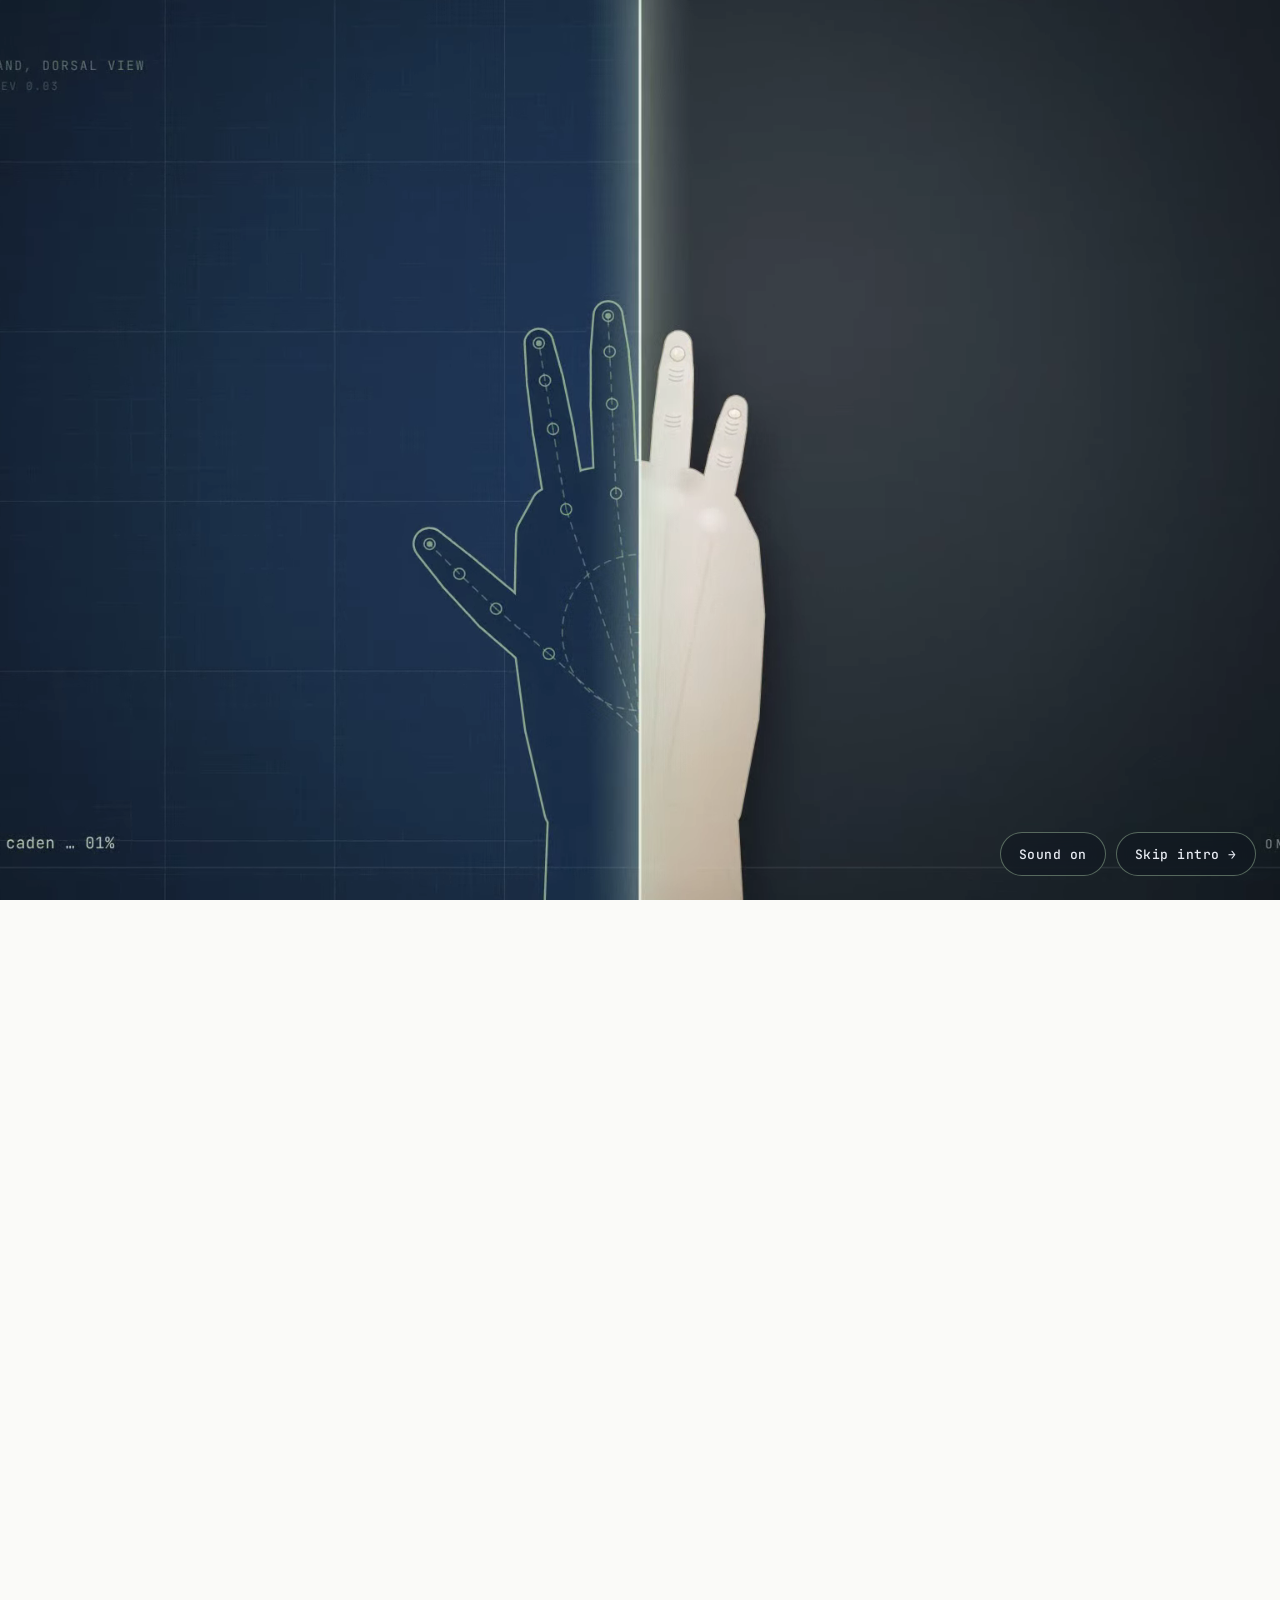
<file: index.html>
<!DOCTYPE html>
<html lang="en">
<head>
<meta charset="UTF-8" />
<meta name="viewport" content="width=device-width, initial-scale=1.0" />
<title>Caden Fahie — Yin & Yang</title>
<meta name="description" content="Caden Fahie — student technologist and creative director. Two disciplines, one signature." />
<link rel="icon" type="image/png" sizes="32x32" href="favicon-32.png" />
<link rel="icon" type="image/png" sizes="512x512" href="favicon-512.png" />
<link rel="apple-touch-icon" href="apple-touch-icon.png" />
<meta property="og:title" content="Caden Fahie — Yin & Yang" />
<meta property="og:description" content="A student technologist and creative director. Two disciplines, one signature." />
<meta property="og:image" content="https://kaizenwebiste.vercel.app/og-image.jpg" />
<meta property="og:type" content="website" />
<meta name="twitter:card" content="summary_large_image" />
<link rel="preconnect" href="https://fonts.googleapis.com">
<link rel="preconnect" href="https://fonts.gstatic.com" crossorigin>
<link href="https://fonts.googleapis.com/css2?family=Space+Grotesk:wght@300;400;500;600;700&family=Inter:wght@300;400;500;600;700&family=JetBrains+Mono:wght@400;500&family=Cormorant+Garamond:ital,wght@0,300;0,400;0,500;0,600;0,700;1,400&family=Playfair+Display:ital,wght@0,400;0,500;0,600;1,400&display=swap" rel="stylesheet">
<style>
:root{
  /* Neutral palette */
  --warm-white:#FAFAF8;
  --light-gray:#F3F4F6;
  --mist:#E9ECF1;
  --slate:#3F4A59;
  --slate-soft:#5B6675;
  --navy:#1E3A5F;
  --navy-deep:#152B47;
  --sage:#8FA98E;
  --sage-soft:#B7C9B4;
  --muted-blue:#7A94B2;
  --muted-blue-soft:#B9C7D8;
  --ink:#1A1F27;
  --line:rgba(30,58,95,.10);

  /* Type systems */
  --yin-serif: "Space Grotesk","IBM Plex Sans",system-ui,sans-serif;
  --yin-mono: "JetBrains Mono", ui-monospace, monospace;
  --yin-body: "Inter", system-ui, sans-serif;
  --yang-serif: "Cormorant Garamond", "Playfair Display", Georgia, serif;
  --yang-body: "Inter", system-ui, sans-serif;

  --radius-sm:10px;
  --radius:18px;
  --radius-lg:28px;
  --shadow-sm: 0 1px 2px rgba(21,43,71,.06), 0 2px 6px rgba(21,43,71,.04);
  --shadow: 0 8px 24px rgba(21,43,71,.08), 0 2px 6px rgba(21,43,71,.04);
  --shadow-lg: 0 24px 60px rgba(21,43,71,.14);
}

*{box-sizing:border-box;margin:0;padding:0;}
html{scroll-behavior:smooth;}
body{
  font-family:var(--yin-body);
  color:var(--ink);
  background:var(--warm-white);
  -webkit-font-smoothing:antialiased;
  -moz-osx-font-smoothing:grayscale;
  line-height:1.6;
  overflow-x:hidden;
}
img{max-width:100%;display:block;}
a{color:inherit;text-decoration:none;}
button{font-family:inherit;cursor:pointer;border:none;background:none;}

/* ========== Layout helpers ========== */
.container{width:min(1200px, calc(100% - 48px));margin-inline:auto;}
.section{padding:120px 0;position:relative;}
.section-tight{padding:80px 0;}
.eyebrow{
  font-family:var(--yin-mono);
  font-size:11px;
  letter-spacing:.22em;
  text-transform:uppercase;
  color:var(--slate-soft);
  display:inline-flex;
  align-items:center;
  gap:10px;
}
.eyebrow::before{content:"";width:24px;height:1px;background:var(--slate-soft);display:inline-block;}
.section-title{font-family:var(--yin-serif);font-size:clamp(32px,4.4vw,54px);letter-spacing:-.02em;line-height:1.05;font-weight:500;color:var(--navy);margin:14px 0 20px;}
.section-sub{color:var(--slate);max-width:640px;font-size:17px;}

/* ========== NAV ========== */
.nav{
  position:fixed;inset:16px 24px auto 24px;z-index:60;
  display:flex;align-items:center;justify-content:space-between;
  padding:12px 18px 12px 22px;
  background:rgba(250,250,248,.75);
  backdrop-filter:saturate(180%) blur(18px);
  -webkit-backdrop-filter:saturate(180%) blur(18px);
  border:1px solid var(--line);
  border-radius:999px;
  box-shadow:var(--shadow-sm);
}
.brand{font-family:var(--yin-serif);font-weight:600;letter-spacing:-.01em;font-size:15px;display:flex;gap:10px;align-items:center;}
.brand .dot{
  width:22px;height:22px;border-radius:999px;
  background:conic-gradient(from 0deg,var(--navy) 0 50%,var(--warm-white) 0 100%);
  position:relative;box-shadow:inset 0 0 0 1px var(--line);
}
.brand .dot::after{content:"";position:absolute;inset:0;border-radius:999px;background:radial-gradient(circle at 50% 25%,var(--warm-white) 4px,transparent 5px),radial-gradient(circle at 50% 75%,var(--navy) 4px,transparent 5px);}
.nav-links{display:flex;gap:6px;}
.nav-links a{padding:8px 14px;border-radius:999px;font-size:14px;color:var(--slate);transition:.2s;}
.nav-links a:hover{background:var(--light-gray);color:var(--navy);}
.nav-cta{display:flex;gap:8px;align-items:center;}
.pill{
  padding:9px 16px;border-radius:999px;font-size:13px;letter-spacing:.01em;
  border:1px solid var(--line);color:var(--navy);background:var(--warm-white);
  transition:.2s;
}
.pill:hover{background:var(--navy);color:var(--warm-white);border-color:var(--navy);}
.pill.solid{background:var(--navy);color:var(--warm-white);border-color:var(--navy);}
.pill.solid:hover{background:var(--navy-deep);}
@media (max-width:820px){ .nav-links{display:none;} }

/* ========== HERO / YIN-YANG Splash ========== */
.hero{padding:140px 0 80px;position:relative;overflow:hidden;}
.hero-grid{
  display:grid;grid-template-columns:1.15fr .95fr;gap:56px;align-items:center;
}
.hero-left h1{
  font-family:var(--yin-serif);
  font-size:clamp(44px,7vw,92px);
  letter-spacing:-.035em;line-height:.98;font-weight:500;color:var(--navy);
}
.hero-left h1 em{
  font-family:var(--yang-serif);font-style:italic;font-weight:400;
  color:var(--slate);letter-spacing:-.01em;
}
.hero-sub{max-width:520px;margin-top:24px;color:var(--slate);font-size:18px;}
.hero-meta{display:flex;gap:22px;margin-top:18px;font-family:var(--yin-mono);font-size:11px;color:var(--slate-soft);letter-spacing:.16em;text-transform:uppercase;}
.hero-meta span{display:inline-flex;gap:8px;align-items:center;}
.hero-meta span::before{content:"";width:6px;height:6px;background:var(--sage);border-radius:999px;}
.hero-ctas{display:flex;gap:12px;margin-top:32px;flex-wrap:wrap;}
.btn{
  display:inline-flex;align-items:center;gap:10px;
  padding:14px 22px;border-radius:12px;
  font-size:14px;font-weight:500;letter-spacing:.01em;
  transition:.25s cubic-bezier(.2,.9,.3,1.2);
}
.btn-primary{background:var(--navy);color:var(--warm-white);}
.btn-primary:hover{background:var(--navy-deep);transform:translateY(-2px);box-shadow:var(--shadow);}
.btn-ghost{border:1px solid var(--line);color:var(--navy);background:var(--warm-white);}
.btn-ghost:hover{border-color:var(--navy);transform:translateY(-2px);}
.btn .arrow{transition:.25s;}
.btn:hover .arrow{transform:translateX(4px);}

/* Yin-Yang emblem (SVG animated) */
.hero-right{position:relative;display:flex;justify-content:center;align-items:center;min-height:520px;}
.emblem{
  width:min(480px,90%);aspect-ratio:1/1;position:relative;
  animation:rotate 40s linear infinite;
}
.emblem svg{width:100%;height:100%;display:block;}
@keyframes rotate{to{transform:rotate(360deg);}}
.emblem::before,.emblem::after{
  content:"";position:absolute;inset:-30px;border-radius:50%;
  border:1px dashed var(--line);
  animation:rotateRev 60s linear infinite;
}
.emblem::after{inset:-70px;border-color:rgba(30,58,95,.05);}
@keyframes rotateRev{to{transform:rotate(-360deg);}}

.hero-labels{position:absolute;inset:0;pointer-events:none;}
.hero-labels span{
  position:absolute;font-family:var(--yin-mono);font-size:11px;letter-spacing:.28em;text-transform:uppercase;color:var(--slate-soft);
}
.hero-labels .yin{top:10%;left:0;}
.hero-labels .yang{bottom:10%;right:0;font-family:var(--yang-serif);font-style:italic;font-size:14px;letter-spacing:.02em;color:var(--slate);text-transform:none;}

/* VS Code inspired hero card */
.code-card{
  position:absolute;bottom:-30px;left:-30px;
  width:280px;background:var(--warm-white);
  border:1px solid var(--line);border-radius:14px;
  box-shadow:var(--shadow-lg);
  overflow:hidden;
  transform:rotate(-3deg);
  transition:transform .4s;
}
.code-card:hover{transform:rotate(0);}
.code-head{display:flex;align-items:center;gap:6px;padding:10px 14px;background:var(--light-gray);border-bottom:1px solid var(--line);}
.code-head .dot-r{width:10px;height:10px;border-radius:999px;background:#EE6A5F;}
.code-head .dot-y{width:10px;height:10px;border-radius:999px;background:#F5BE4F;}
.code-head .dot-g{width:10px;height:10px;border-radius:999px;background:#61C554;}
.code-head .file{margin-left:auto;font-family:var(--yin-mono);font-size:11px;color:var(--slate-soft);}
.code-body{padding:16px;font-family:var(--yin-mono);font-size:12px;line-height:1.7;color:var(--slate);}
.tk-k{color:var(--navy);}
.tk-s{color:var(--sage);}
.tk-c{color:var(--slate-soft);font-style:italic;}
.tk-v{color:var(--muted-blue);}

@media (max-width:900px){
  .hero-grid{grid-template-columns:1fr;gap:40px;}
  .code-card{left:0;bottom:-10px;}
}

/* ========== YIN / YANG SPLIT ========== */
.split{
  display:grid;grid-template-columns:1fr 1fr;gap:1px;
  background:var(--line);border-radius:var(--radius-lg);overflow:hidden;
  box-shadow:var(--shadow);
}
.split .side{padding:56px;background:var(--warm-white);position:relative;transition:.4s;}
.split .yin{border-right:0;}
.split .yang{background:linear-gradient(180deg,var(--warm-white) 0,#FBFAF6 100%);}
.split .side:hover{background:var(--light-gray);}
.side-tag{font-family:var(--yin-mono);font-size:11px;letter-spacing:.28em;color:var(--slate-soft);text-transform:uppercase;}
.side.yang .side-tag{font-family:var(--yang-serif);font-style:italic;font-size:14px;letter-spacing:.02em;color:var(--slate);text-transform:none;}
.side h2{margin:14px 0 12px;letter-spacing:-.02em;line-height:1.05;color:var(--navy);font-weight:500;}
.side.yin h2{font-family:var(--yin-serif);font-size:44px;}
.side.yang h2{font-family:var(--yang-serif);font-size:52px;font-style:italic;font-weight:400;color:var(--slate);}
.side p{color:var(--slate);max-width:420px;font-size:16px;}
.side ul{margin-top:22px;display:grid;gap:6px;color:var(--slate-soft);font-size:14px;}
.side.yin li{font-family:var(--yin-mono);letter-spacing:.04em;}
.side.yang li{font-family:var(--yang-serif);font-style:italic;font-size:18px;color:var(--slate);}
.side .go{
  margin-top:32px;display:inline-flex;align-items:center;gap:10px;
  color:var(--navy);font-weight:500;border-bottom:1px solid var(--line);padding-bottom:8px;transition:.25s;
}
.side .go:hover{border-color:var(--navy);gap:14px;}
@media (max-width:820px){ .split{grid-template-columns:1fr;} .split .side{padding:40px;} }

/* ========== ABOUT — alternating story ========== */
.story{display:grid;gap:80px;}
.story-row{display:grid;grid-template-columns:1fr 1fr;gap:48px;align-items:center;}
.story-row.reverse{direction:rtl;}
.story-row.reverse > *{direction:ltr;}
.story-img{
  aspect-ratio:5/6;border-radius:var(--radius);overflow:hidden;
  background:var(--light-gray);
  box-shadow:var(--shadow);position:relative;
}
.story-img .ph{
  position:absolute;inset:0;
  background:
    radial-gradient(80% 60% at 20% 10%, var(--sage-soft) 0, transparent 60%),
    radial-gradient(60% 50% at 80% 90%, var(--muted-blue-soft) 0, transparent 60%),
    linear-gradient(135deg, #E8E9EE 0%, #DCE1EA 100%);
}
.story-img .tag{
  position:absolute;left:20px;bottom:20px;
  padding:8px 14px;background:rgba(250,250,248,.9);backdrop-filter:blur(8px);
  border-radius:999px;font-family:var(--yin-mono);font-size:10px;letter-spacing:.22em;text-transform:uppercase;color:var(--navy);z-index:2;
}
.story-img img{position:absolute;inset:0;width:100%;height:100%;object-fit:cover;transition:transform .8s cubic-bezier(.2,.9,.3,1);}
.story-img:hover img{transform:scale(1.03);}

/* About intro with headshot */
.about-intro{
  display:grid;grid-template-columns:1.15fr .85fr;gap:56px;align-items:center;
  margin-bottom:100px;
}
.about-intro .portrait{
  position:relative;border-radius:var(--radius-lg);overflow:hidden;
  aspect-ratio:4/5;box-shadow:var(--shadow-lg);background:var(--light-gray);
}
.about-intro .portrait img{width:100%;height:100%;object-fit:cover;display:block;}
.about-intro .portrait::after{
  content:"";position:absolute;inset:auto 0 0 0;height:40%;
  background:linear-gradient(180deg,transparent,rgba(21,43,71,.35));pointer-events:none;
}
.about-intro .id-card{
  position:absolute;left:20px;bottom:20px;right:20px;
  padding:16px 18px;background:rgba(250,250,248,.92);backdrop-filter:blur(10px);
  border-radius:14px;display:flex;justify-content:space-between;align-items:center;gap:12px;
  border:1px solid rgba(255,255,255,.5);
}
.about-intro .id-name{font-family:var(--yin-serif);font-weight:600;color:var(--navy);font-size:15px;}
.about-intro .id-role{font-family:var(--yin-mono);font-size:10px;letter-spacing:.2em;text-transform:uppercase;color:var(--slate-soft);margin-top:2px;}
.about-intro .id-tag{font-family:var(--yang-serif);font-style:italic;color:var(--slate);font-size:16px;white-space:nowrap;}
@media (max-width:820px){ .about-intro{grid-template-columns:1fr;gap:32px;margin-bottom:60px;} }
.story-text h3{font-family:var(--yin-serif);font-size:32px;color:var(--navy);letter-spacing:-.02em;font-weight:500;margin:14px 0 12px;line-height:1.15;}
.story-text p{color:var(--slate);font-size:16px;max-width:460px;}
.story-text .quote{margin-top:20px;font-family:var(--yang-serif);font-style:italic;font-size:22px;color:var(--slate);line-height:1.35;border-left:2px solid var(--sage);padding-left:16px;}
@media (max-width:820px){ .story-row,.story-row.reverse{grid-template-columns:1fr;direction:ltr;} .story-row.reverse > *{direction:ltr;} }

/* ========== SERVICES grid ========== */
.services{display:grid;grid-template-columns:repeat(3,1fr);gap:20px;}
.card{
  background:var(--warm-white);border:1px solid var(--line);
  border-radius:var(--radius);padding:28px;transition:.35s cubic-bezier(.2,.9,.3,1.2);
  position:relative;overflow:hidden;
}
.card::before{
  content:"";position:absolute;inset:0;background:linear-gradient(180deg,transparent 60%,rgba(143,169,142,.08));
  opacity:0;transition:.35s;
}
.card:hover{transform:translateY(-6px);box-shadow:var(--shadow);border-color:transparent;}
.card:hover::before{opacity:1;}
.card .icon{
  width:44px;height:44px;border-radius:12px;background:var(--light-gray);
  display:grid;place-items:center;color:var(--navy);
  transition:.35s;
}
.card:hover .icon{background:var(--navy);color:var(--warm-white);transform:rotate(-6deg);}
.card h4{font-family:var(--yin-serif);font-size:18px;color:var(--navy);margin:18px 0 6px;font-weight:600;}
.card p{color:var(--slate-soft);font-size:14px;line-height:1.6;}
.card .kind{position:absolute;top:18px;right:20px;font-family:var(--yin-mono);font-size:10px;letter-spacing:.2em;text-transform:uppercase;color:var(--slate-soft);}
.card.creative .kind{font-family:var(--yang-serif);font-style:italic;font-size:13px;letter-spacing:.02em;text-transform:none;color:var(--slate);}
@media (max-width:900px){ .services{grid-template-columns:repeat(2,1fr);} }
@media (max-width:560px){ .services{grid-template-columns:1fr;} }

/* ========== SKILLS ========== */
.skills-wrap{display:grid;grid-template-columns:1.2fr 1fr;gap:56px;align-items:start;}
.skills-list{display:grid;gap:22px;}
.skill{display:grid;grid-template-columns:150px 1fr auto;gap:16px;align-items:center;}
.skill .name{font-family:var(--yin-mono);font-size:12px;letter-spacing:.14em;text-transform:uppercase;color:var(--slate);}
.skill .bar{height:6px;background:var(--light-gray);border-radius:999px;overflow:hidden;position:relative;}
.skill .bar span{display:block;height:100%;background:linear-gradient(90deg,var(--navy),var(--muted-blue));border-radius:999px;transform-origin:left;transform:scaleX(0);transition:transform 1.4s cubic-bezier(.19,1,.22,1);}
.skill.animate .bar span{transform:scaleX(var(--pct));}
.skill .pct{font-family:var(--yin-mono);font-size:12px;color:var(--slate-soft);min-width:36px;text-align:right;}
.stack-tags{display:flex;flex-wrap:wrap;gap:8px;margin-top:28px;}
.stack-tags span{padding:6px 12px;border:1px solid var(--line);border-radius:999px;font-family:var(--yin-mono);font-size:11px;color:var(--slate);letter-spacing:.08em;}
@media (max-width:900px){ .skills-wrap{grid-template-columns:1fr;} .skill{grid-template-columns:120px 1fr auto;} }

/* ========== LEADERSHIP — accordion ========== */
.accordion{display:grid;gap:12px;}
.acc-item{border:1px solid var(--line);border-radius:var(--radius);background:var(--warm-white);overflow:hidden;transition:.3s;}
.acc-item.open{box-shadow:var(--shadow);}
.acc-head{
  display:grid;grid-template-columns:auto 1fr auto auto;gap:18px;align-items:center;
  padding:22px 26px;cursor:pointer;transition:.2s;
}
.acc-item.open .acc-head{background:var(--light-gray);}
.acc-num{font-family:var(--yin-mono);font-size:12px;color:var(--slate-soft);letter-spacing:.14em;}
.acc-title{font-family:var(--yin-serif);font-size:19px;color:var(--navy);font-weight:500;}
.acc-role{font-family:var(--yin-mono);font-size:11px;letter-spacing:.14em;text-transform:uppercase;color:var(--sage);}
.acc-toggle{width:28px;height:28px;border-radius:999px;background:var(--warm-white);border:1px solid var(--line);display:grid;place-items:center;transition:.3s;}
.acc-item.open .acc-toggle{background:var(--navy);color:var(--warm-white);transform:rotate(45deg);border-color:var(--navy);}
.acc-body{max-height:0;overflow:hidden;transition:max-height .5s cubic-bezier(.2,.9,.3,1);}
.acc-item.open .acc-body{max-height:600px;}
.acc-inner{padding:0 26px 28px;display:grid;grid-template-columns:1.4fr 1fr;gap:32px;}
.acc-inner p{color:var(--slate);font-size:15px;}
.acc-facts{display:grid;gap:14px;}
.acc-fact{padding:14px 16px;border-radius:12px;background:var(--light-gray);}
.acc-fact .k{font-family:var(--yin-mono);font-size:10px;letter-spacing:.2em;text-transform:uppercase;color:var(--slate-soft);}
.acc-fact .v{color:var(--navy);font-weight:500;margin-top:4px;}
@media (max-width:820px){ .acc-inner{grid-template-columns:1fr;} .acc-head{grid-template-columns:auto 1fr auto;} .acc-role{display:none;} }

/* ========== TESTIMONIALS carousel ========== */
.tst-wrap{position:relative;}
.tst-track{
  display:flex;gap:24px;overflow-x:auto;scroll-snap-type:x mandatory;
  padding:8px 4px 32px;scrollbar-width:none;
}
.tst-track::-webkit-scrollbar{display:none;}
.tst-card{
  flex:0 0 min(460px,80%);scroll-snap-align:start;
  background:var(--warm-white);border:1px solid var(--line);
  border-radius:var(--radius-lg);padding:36px;position:relative;
  transition:.3s;
}
.tst-card:hover{transform:translateY(-4px);box-shadow:var(--shadow);}
.tst-mark{font-family:var(--yang-serif);font-size:80px;line-height:1;color:var(--sage-soft);position:absolute;top:20px;right:28px;font-style:italic;}
.tst-quote{font-family:var(--yang-serif);font-size:22px;line-height:1.4;color:var(--slate);font-style:italic;}
.tst-person{display:flex;align-items:center;gap:14px;margin-top:26px;padding-top:24px;border-top:1px solid var(--line);}
.tst-avatar{width:52px;height:52px;border-radius:999px;background:var(--light-gray);display:grid;place-items:center;color:var(--navy);font-family:var(--yin-serif);font-weight:600;overflow:hidden;border:1px solid var(--line);flex-shrink:0;}
.tst-avatar img{width:100%;height:100%;object-fit:cover;display:block;}
.tst-name{font-family:var(--yin-serif);color:var(--navy);font-weight:500;}
.tst-role{font-family:var(--yin-mono);font-size:11px;letter-spacing:.14em;color:var(--slate-soft);text-transform:uppercase;margin-top:2px;}
.tst-controls{display:flex;gap:8px;justify-content:flex-end;margin-top:12px;}
.tst-btn{width:44px;height:44px;border-radius:999px;border:1px solid var(--line);color:var(--navy);display:grid;place-items:center;transition:.2s;}
.tst-btn:hover{background:var(--navy);color:var(--warm-white);border-color:var(--navy);}

/* ========== PORTFOLIO masonry ========== */
.filter-row{display:flex;gap:8px;flex-wrap:wrap;margin-bottom:32px;}
.filter{padding:8px 16px;border-radius:999px;border:1px solid var(--line);font-family:var(--yin-mono);font-size:11px;letter-spacing:.14em;text-transform:uppercase;color:var(--slate);transition:.2s;}
.filter.on{background:var(--navy);color:var(--warm-white);border-color:var(--navy);}
.filter:hover{border-color:var(--navy);}
.masonry{columns:3;column-gap:20px;}
.tile{
  break-inside:avoid;margin-bottom:20px;border-radius:var(--radius);overflow:hidden;
  background:var(--light-gray);position:relative;cursor:pointer;transition:.35s;
}
.tile-inner{
  display:block;
  aspect-ratio:var(--r, 4/5);position:relative;overflow:hidden;
}
.tile-inner .ph{position:absolute;inset:0;transition:.6s cubic-bezier(.2,.9,.3,1);}
.tile:hover .ph{transform:scale(1.05);}
.tile-info{
  position:absolute;inset:auto 0 0 0;padding:20px;
  background:linear-gradient(180deg,transparent,rgba(21,43,71,.75));
  color:var(--warm-white);opacity:0;transform:translateY(10px);transition:.35s;
}
.tile:hover .tile-info{opacity:1;transform:translateY(0);}
.tile-info .kind{font-family:var(--yin-mono);font-size:10px;letter-spacing:.22em;text-transform:uppercase;opacity:.8;}
.tile-info .title{font-family:var(--yang-serif);font-size:22px;font-style:italic;margin-top:4px;}
@media (max-width:900px){ .masonry{columns:2;} }
@media (max-width:560px){ .masonry{columns:1;} }

/* Portfolio tile images fill their inner container */
.tile-inner img{position:absolute;inset:0;width:100%;height:100%;object-fit:cover;display:block;transition:transform .6s cubic-bezier(.2,.9,.3,1);}
.tile:hover .tile-inner img{transform:scale(1.05);}

/* Site tile — external link indicator */
.tile.site .tile-info .link{
  display:inline-flex;align-items:center;gap:6px;
  font-family:var(--yin-mono);font-size:10px;letter-spacing:.14em;text-transform:uppercase;
  margin-top:6px;color:var(--sage-soft);
}

/* Code project tile — VS Code inspired card */
.tile.code .tile-inner{
  background:#0F1720;padding:0;color:var(--warm-white);
  display:flex;flex-direction:column;
}
.tile.code a{display:flex;flex-direction:column;height:100%;color:inherit;}
.tile.code .code-head-tile{
  display:flex;align-items:center;gap:6px;padding:12px 16px;
  background:#151E29;border-bottom:1px solid rgba(255,255,255,.05);
  flex-shrink:0;
}
.tile.code .code-head-tile .file-tile{
  margin-left:auto;font-family:var(--yin-mono);font-size:11px;color:#8B95A5;letter-spacing:.02em;
}
.tile.code .code-body-tile{padding:22px 20px 20px;display:flex;flex-direction:column;height:100%;justify-content:space-between;gap:16px;}
.tile.code .repo-title{font-family:var(--yin-serif);font-size:22px;font-weight:600;letter-spacing:-.01em;color:var(--warm-white);}
.tile.code .repo-desc{font-size:13px;line-height:1.55;color:#B8C1CE;max-width:280px;}
.tile.code .repo-meta{display:flex;justify-content:space-between;align-items:center;gap:12px;margin-top:auto;padding-top:14px;border-top:1px solid rgba(255,255,255,.06);}
.tile.code .lang{
  display:inline-flex;align-items:center;gap:6px;font-family:var(--yin-mono);
  font-size:10px;letter-spacing:.12em;text-transform:uppercase;color:#B8C1CE;
}
.tile.code .lang::before{content:"";width:8px;height:8px;border-radius:999px;background:var(--sage);}
.tile.code .link{font-family:var(--yin-mono);font-size:10px;letter-spacing:.1em;text-transform:uppercase;color:var(--sage-soft);transition:.2s;}
.tile.code:hover .link{color:var(--warm-white);}
.tile.code:hover .tile-inner{background:#0A121B;}

/* Design brief tile */
.tile.design .tile-inner{
  background:
    radial-gradient(70% 100% at 100% 0%, rgba(143,169,142,.25) 0, transparent 60%),
    radial-gradient(60% 80% at 0% 100%, rgba(122,148,178,.22) 0, transparent 55%),
    linear-gradient(135deg,#1E3A5F 0%,#152B47 100%);
  color:var(--warm-white);padding:0;
}
.tile.design a{
  display:flex;flex-direction:column;height:100%;padding:28px;color:inherit;justify-content:space-between;gap:20px;
}
.tile.design .kicker{font-family:var(--yin-mono);font-size:10px;letter-spacing:.24em;text-transform:uppercase;color:var(--sage-soft);}
.tile.design .title{font-family:var(--yang-serif);font-style:italic;font-size:32px;line-height:1.1;color:var(--warm-white);letter-spacing:-.01em;}
.tile.design .body{font-size:13px;line-height:1.55;color:rgba(250,250,248,.72);max-width:280px;}
.tile.design .cta{font-family:var(--yin-mono);font-size:10px;letter-spacing:.12em;text-transform:uppercase;color:var(--warm-white);opacity:.75;transition:.2s;}
.tile.design:hover .cta{opacity:1;transform:translateX(4px);}
.tile.design .doc-mark{
  align-self:flex-end;font-family:var(--yin-mono);font-size:10px;letter-spacing:.2em;color:rgba(255,255,255,.35);
  border:1px solid rgba(255,255,255,.15);padding:4px 10px;border-radius:999px;
}

/* ========== CTA banner ========== */
.cta{
  border-radius:var(--radius-lg);
  background:
    radial-gradient(60% 100% at 90% 0%, rgba(143,169,142,.22) 0, transparent 60%),
    radial-gradient(60% 100% at 0% 100%, rgba(122,148,178,.28) 0, transparent 60%),
    var(--navy);
  color:var(--warm-white);padding:64px;display:grid;grid-template-columns:1.4fr auto;gap:32px;align-items:center;
  position:relative;overflow:hidden;
}
.cta h3{font-family:var(--yin-serif);font-size:clamp(28px,3.5vw,42px);letter-spacing:-.02em;line-height:1.1;font-weight:500;}
.cta h3 em{font-family:var(--yang-serif);font-style:italic;font-weight:400;color:var(--sage-soft);}
.cta p{opacity:.75;margin-top:10px;max-width:540px;}
.cta .btn-primary{background:var(--warm-white);color:var(--navy);}
.cta .btn-primary:hover{background:var(--light-gray);}
@media (max-width:820px){ .cta{grid-template-columns:1fr;padding:44px;} }

/* ========== FOOTER ========== */
.footer{padding:60px 0 40px;border-top:1px solid var(--line);margin-top:80px;}
.footer-grid{display:grid;grid-template-columns:1.4fr repeat(3,1fr);gap:40px;}
.footer h5{font-family:var(--yin-mono);font-size:11px;letter-spacing:.22em;text-transform:uppercase;color:var(--slate-soft);margin-bottom:14px;}
.footer ul{display:grid;gap:8px;list-style:none;}
.footer a{color:var(--slate);font-size:14px;transition:.2s;}
.footer a:hover{color:var(--navy);}
.footer .copyright{margin-top:40px;padding-top:24px;border-top:1px solid var(--line);display:flex;justify-content:space-between;color:var(--slate-soft);font-family:var(--yin-mono);font-size:11px;letter-spacing:.14em;text-transform:uppercase;}
@media (max-width:820px){ .footer-grid{grid-template-columns:1fr 1fr;} }

/* ========== reveal on scroll ========== */
.reveal{opacity:0;transform:translateY(24px);transition:opacity .8s ease, transform .8s cubic-bezier(.2,.9,.3,1);}
.reveal.in{opacity:1;transform:none;}

/* ========== Kaizen philosophy section ========== */
.kaizen-section{padding:120px 0;background:linear-gradient(180deg,var(--warm-white) 0,#F7F6F1 100%);border-top:1px solid var(--line);border-bottom:1px solid var(--line);}
.kaizen-grid{display:grid;grid-template-columns:.9fr 1.1fr;gap:80px;align-items:center;}
.kaizen-mark{
  position:relative;text-align:center;padding:40px;
}
.kaizen-mark .kanji{
  font-family:"Cormorant Garamond",serif;
  font-size:clamp(180px,26vw,320px);
  line-height:1;color:var(--navy);letter-spacing:-.04em;font-weight:500;
  display:block;
  transition:transform 1.2s cubic-bezier(.2,.9,.3,1);
}
.kaizen-mark:hover .kanji{transform:scale(1.03);}
.kaizen-mark .kaizen-caption{
  font-family:var(--yin-mono);font-size:11px;letter-spacing:.28em;text-transform:uppercase;
  color:var(--slate-soft);margin-top:24px;
}
.kaizen-mark::before,.kaizen-mark::after{
  content:"";position:absolute;border-radius:50%;pointer-events:none;
  border:1px dashed rgba(30,58,95,.08);
}
.kaizen-mark::before{inset:0;animation:rotate 60s linear infinite;}
.kaizen-mark::after{inset:-40px;border-color:rgba(143,169,142,.15);animation:rotateRev 90s linear infinite;}
.kaizen-copy .eyebrow{color:var(--sage);}
.kaizen-copy h2{
  font-family:var(--yin-serif);font-size:clamp(32px,4vw,48px);font-weight:500;
  color:var(--navy);letter-spacing:-.02em;line-height:1.05;margin:14px 0 22px;
}
.kaizen-copy h2 em{font-family:var(--yang-serif);font-style:italic;color:var(--slate);font-weight:400;}
.kaizen-copy p{color:var(--slate);font-size:17px;margin-bottom:14px;max-width:520px;}
.kaizen-copy .kaizen-tie{
  font-family:var(--yang-serif);font-style:italic;
  font-size:22px;color:var(--navy);margin-top:22px;
  padding-left:16px;border-left:2px solid var(--sage);max-width:480px;
}
@media (max-width:820px){ .kaizen-section{padding:80px 0;} .kaizen-grid{grid-template-columns:1fr;gap:40px;} .kaizen-mark{padding:20px;} }

/* ========== Social icon buttons ========== */
.socials{display:inline-flex;align-items:center;gap:2px;}
.socials a{
  width:34px;height:34px;border-radius:999px;
  display:inline-grid;place-items:center;color:var(--slate);
  transition:.2s cubic-bezier(.2,.9,.3,1.2);
}
.socials a:hover{color:var(--navy);background:var(--light-gray);transform:translateY(-1px);}
.socials a:active{transform:translateY(0) scale(.94);}
.socials svg{width:15px;height:15px;stroke:currentColor;fill:none;stroke-width:1.8;stroke-linecap:round;stroke-linejoin:round;}
.nav .socials{margin-right:4px;}
@media (max-width:960px){ .nav .socials{display:none;} }

/* Footer social row */
.footer-social{display:flex;gap:6px;margin-top:14px;}
.footer-social a{
  width:36px;height:36px;border-radius:10px;
  border:1px solid var(--line);color:var(--slate);
  display:grid;place-items:center;transition:.25s;
}
.footer-social a:hover{border-color:var(--navy);color:var(--navy);transform:translateY(-2px);}
.footer-social a:active{transform:translateY(0) scale(.95);}
.footer-social svg{width:16px;height:16px;stroke:currentColor;fill:none;stroke-width:1.8;stroke-linecap:round;stroke-linejoin:round;}

/* ========== Scroll progress bar ========== */
.scroll-bar{
  position:fixed;top:0;left:0;right:0;height:2px;z-index:100;pointer-events:none;
  background:transparent;
}
.scroll-bar span{
  display:block;height:100%;width:0;
  background:linear-gradient(90deg,var(--sage),var(--navy),var(--muted-blue));
  transition:width .12s linear;
}

/* ========== Nav scrolled state ========== */
.nav.scrolled{box-shadow:0 6px 24px rgba(21,43,71,.08);background:rgba(250,250,248,.9);}

/* ========== Buttons — active/tactile feedback ========== */
.btn:active,.pill:active,.filter:active,.tst-btn:active{transform:scale(.97);transition:.08s;}
.btn,.pill,a{cursor:pointer;}

/* ========== Focus visible — accessible tactile ring ========== */
a:focus-visible,button:focus-visible{outline:2px solid var(--sage);outline-offset:3px;border-radius:6px;}

/* ========== Dark mode toggle button ========== */
.theme-toggle{
  width:34px;height:34px;border-radius:999px;border:1px solid var(--line);
  background:var(--warm-white);color:var(--slate);display:grid;place-items:center;
  transition:.25s cubic-bezier(.2,.9,.3,1.2);cursor:pointer;
}
.theme-toggle:hover{background:var(--light-gray);color:var(--navy);border-color:var(--navy);transform:translateY(-1px);}
.theme-toggle:active{transform:translateY(0) scale(.94);}
.theme-toggle svg{width:15px;height:15px;stroke:currentColor;fill:none;stroke-width:1.8;stroke-linecap:round;stroke-linejoin:round;}
.theme-toggle .sun{display:none;}
[data-theme="dark"] .theme-toggle .moon{display:none;}
[data-theme="dark"] .theme-toggle .sun{display:block;}

/* ========== Dark mode palette ========== */
[data-theme="dark"]{
  --warm-white:#0F1720;
  --light-gray:#161F2A;
  --mist:#1A2432;
  --slate:#C4CBD6;
  --slate-soft:#8B95A5;
  --navy:#E8ECF3;
  --navy-deep:#F5F7FB;
  --ink:#F5F7FB;
  --line:rgba(255,255,255,.08);
  --shadow-sm:0 1px 2px rgba(0,0,0,.2);
  --shadow:0 8px 24px rgba(0,0,0,.35);
  --shadow-lg:0 24px 60px rgba(0,0,0,.5);
}
[data-theme="dark"] body{background:#0F1720;}
[data-theme="dark"] .brand .dot{background:conic-gradient(from 0deg,#E8ECF3 0 50%,#0F1720 0 100%);}
[data-theme="dark"] .brand .dot::after{background:radial-gradient(circle at 50% 25%,#0F1720 4px,transparent 5px),radial-gradient(circle at 50% 75%,#E8ECF3 4px,transparent 5px);}
[data-theme="dark"] .nav{background:rgba(15,23,32,.75);border-color:rgba(255,255,255,.08);}
[data-theme="dark"] .btn-primary{background:var(--sage);color:#0F1720;}
[data-theme="dark"] .btn-primary:hover{background:var(--sage-soft);}
[data-theme="dark"] .btn-ghost{border-color:rgba(255,255,255,.15);color:var(--navy);background:transparent;}
[data-theme="dark"] .pill.solid{background:var(--sage);color:#0F1720;border-color:var(--sage);}
[data-theme="dark"] .card,[data-theme="dark"] .tst-card,[data-theme="dark"] .acc-item,[data-theme="dark"] .about-intro .id-card{background:#161F2A;border-color:rgba(255,255,255,.06);}
[data-theme="dark"] .acc-item.open .acc-head{background:#1A2432;}
[data-theme="dark"] .acc-fact{background:#0F1720;}
[data-theme="dark"] .kaizen-section{background:linear-gradient(180deg,#0F1720 0,#131C26 100%);border-color:rgba(255,255,255,.06);}
[data-theme="dark"] .kaizen-mark .kanji{color:var(--sage-soft);}
[data-theme="dark"] .cta{background:radial-gradient(60% 100% at 90% 0%, rgba(143,169,142,.22) 0, transparent 60%),radial-gradient(60% 100% at 0% 100%, rgba(122,148,178,.28) 0, transparent 60%),#0A121B;}
[data-theme="dark"] .cta .btn-primary{background:#FAFAF8;color:#0F1720;}
[data-theme="dark"] .cta .btn-primary:hover{background:var(--sage-soft);}

/* Dark-mode fixes for elements that live on hardcoded dark backgrounds
   (their text must stay light regardless of theme) */
[data-theme="dark"] .cta h3,
[data-theme="dark"] .cta p,
[data-theme="dark"] .tile.design .title,
[data-theme="dark"] .tile.design .cta,
[data-theme="dark"] .tile.design .kicker,
[data-theme="dark"] .tile.design .body,
[data-theme="dark"] .tile.design .doc-mark,
[data-theme="dark"] .tile.code .repo-title,
[data-theme="dark"] .tile.code .repo-desc,
[data-theme="dark"] .tile.code .link,
[data-theme="dark"] .tile.code .lang,
[data-theme="dark"] .tile.code .file-tile{
  color:inherit;
}
[data-theme="dark"] .tile.design .title,
[data-theme="dark"] .cta h3{color:#FAFAF8 !important;}
[data-theme="dark"] .tile.design .cta,
[data-theme="dark"] .tile.design .body,
[data-theme="dark"] .cta p{color:rgba(250,250,248,.82) !important;}
[data-theme="dark"] .tile.design .kicker{color:#B7C9B4 !important;}
[data-theme="dark"] .tile.design .doc-mark{color:rgba(255,255,255,.4) !important;border-color:rgba(255,255,255,.18) !important;}
[data-theme="dark"] .tile.code .repo-title{color:#FAFAF8 !important;}
[data-theme="dark"] .tile.code .repo-desc{color:#B8C1CE !important;}
[data-theme="dark"] .tile.code .lang{color:#B8C1CE !important;}
[data-theme="dark"] .tile.code .link{color:#B7C9B4 !important;}
[data-theme="dark"] .tile.code:hover .link{color:#FAFAF8 !important;}
[data-theme="dark"] .tile.code .file-tile{color:#8B95A5 !important;}
[data-theme="dark"] .code-card,[data-theme="dark"] .about-intro .portrait{border-color:rgba(255,255,255,.08);}
[data-theme="dark"] .story-img,[data-theme="dark"] .tile{background:#161F2A;}
[data-theme="dark"] section[style*="background:var(--light-gray)"]{background:#131C26 !important;}
[data-theme="dark"] .filter{color:var(--slate);border-color:rgba(255,255,255,.1);}
[data-theme="dark"] .filter.on{background:var(--sage);color:#0F1720;border-color:var(--sage);}
[data-theme="dark"] .tst-btn:hover,[data-theme="dark"] .pill:hover{background:var(--sage);color:#0F1720;border-color:var(--sage);}
[data-theme="dark"] .tst-avatar{background:#0F1720;border-color:rgba(255,255,255,.1);}
[data-theme="dark"] .tst-avatar img{filter:invert(1);}
[data-theme="dark"] .scroll-bar span{background:linear-gradient(90deg,var(--sage-soft),var(--muted-blue-soft));}

/* Prefers reduced motion */
@media (prefers-reduced-motion:reduce){
  *{animation:none!important;transition:none!important;}
}
</style>
</head>
<body>

<!-- Scroll progress bar -->
<div class="scroll-bar" aria-hidden="true"><span id="scrollBar"></span></div>

<!-- NAV -->
<nav class="nav" id="nav" aria-label="Primary">
  <div class="brand">
    <span class="dot" aria-hidden="true"></span>
    Caden Fahie
  </div>
  <div class="nav-links">
    <a href="#about">About</a>
    <a href="#portfolio">Work</a>
    <a href="yin.html">Yin</a>
    <a href="yang.html">Yang</a>
    <a href="contact.html">Contact</a>
  </div>
  <div class="nav-cta">
    <div class="socials" aria-label="Social links">
      <a href="https://www.instagram.com/kaizen_284/?hl=en" target="_blank" rel="noopener" aria-label="Instagram" title="Instagram">
        <svg viewBox="0 0 24 24"><rect x="3" y="3" width="18" height="18" rx="5"/><circle cx="12" cy="12" r="4"/><circle cx="17.5" cy="6.5" r=".8" fill="currentColor" stroke="none"/></svg>
      </a>
      <a href="https://www.linkedin.com/in/kaizen284/" target="_blank" rel="noopener" aria-label="LinkedIn" title="LinkedIn">
        <svg viewBox="0 0 24 24"><rect x="3" y="3" width="18" height="18" rx="3"/><path d="M8 10v7M8 7v.01M12 17v-4a2 2 0 0 1 4 0v4M12 10v7"/></svg>
      </a>
      <a href="https://www.facebook.com/caden.fahie" target="_blank" rel="noopener" aria-label="Facebook" title="Facebook">
        <svg viewBox="0 0 24 24"><path d="M18 2h-3a5 5 0 0 0-5 5v3H7v4h3v8h4v-8h3l1-4h-4V7a1 1 0 0 1 1-1h3z"/></svg>
      </a>
      <a href="https://www.youtube.com/@Kaizen_284" target="_blank" rel="noopener" aria-label="YouTube" title="YouTube">
        <svg viewBox="0 0 24 24"><rect x="2" y="6" width="20" height="12" rx="3"/><path d="M10 9l5 3-5 3z" fill="currentColor" stroke="none"/></svg>
      </a>
    </div>
    <button class="theme-toggle" id="themeToggle" aria-label="Toggle dark mode" title="Toggle theme">
      <svg class="moon" viewBox="0 0 24 24"><path d="M21 12.79A9 9 0 1 1 11.21 3 7 7 0 0 0 21 12.79z"/></svg>
      <svg class="sun" viewBox="0 0 24 24"><circle cx="12" cy="12" r="4"/><path d="M12 2v2M12 20v2M4.93 4.93l1.41 1.41M17.66 17.66l1.41 1.41M2 12h2M20 12h2M4.93 19.07l1.41-1.41M17.66 6.34l1.41-1.41"/></svg>
    </button>
    <a class="pill" href="yin.html">Yin</a>
    <a class="pill solid" href="yang.html">Yang</a>
  </div>
</nav>

<!-- HERO -->
<header class="hero">
  <div class="container hero-grid">
    <div class="hero-left reveal">
      <span class="eyebrow">Portfolio · Est. 2026</span>
      <h1>Two sides.<br/>One <em>signal.</em></h1>
      <p class="hero-sub">I'm Caden Fahie — a Bachelor of Science in Information Technology student at Georgia State, a creative director, and a youth advocate. From the British Virgin Islands to Atlanta, my work lives on the seam between engineering, leadership, and craft.</p>
      <div class="hero-meta">
        <span>Now — GSU IT · LE360 facilitator · Kaizen agent</span>
        <span>Atlanta &middot; British Virgin Islands</span>
      </div>
      <div class="hero-ctas">
        <a class="btn btn-primary" href="#portfolio">Explore My Work <span class="arrow">→</span></a>
        <a class="btn btn-ghost" href="#portfolio">View Portfolio</a>
      </div>
    </div>

    <div class="hero-right reveal">
      <div class="hero-labels" aria-hidden="true">
        <span class="yin">// YIN — engineering</span>
        <span class="yang">Yang — expression</span>
      </div>
      <div class="emblem" aria-hidden="true">
        <!-- Yin-Yang SVG -->
        <svg viewBox="0 0 200 200">
          <defs>
            <linearGradient id="lgDark" x1="0" x2="1" y1="0" y2="1">
              <stop offset="0" stop-color="#1E3A5F"/>
              <stop offset="1" stop-color="#3F4A59"/>
            </linearGradient>
            <linearGradient id="lgLight" x1="0" x2="1" y1="1" y2="0">
              <stop offset="0" stop-color="#FAFAF8"/>
              <stop offset="1" stop-color="#F3F4F6"/>
            </linearGradient>
          </defs>
          <circle cx="100" cy="100" r="98" fill="url(#lgLight)" stroke="#E9ECF1" stroke-width="1"/>
          <path d="M100,2 a98,98 0 0,1 0,196 a49,49 0 0,1 0,-98 a49,49 0 0,0 0,-98 z" fill="url(#lgDark)"/>
          <circle cx="100" cy="51" r="12" fill="#FAFAF8"/>
          <circle cx="100" cy="149" r="12" fill="#1E3A5F"/>
          <circle cx="100" cy="51" r="3" fill="#8FA98E"/>
          <circle cx="100" cy="149" r="3" fill="#8FA98E"/>
        </svg>
      </div>

      <!-- VS Code-inspired card -->
      <aside class="code-card" aria-label="Code sample">
        <div class="code-head">
          <span class="dot-r"></span><span class="dot-y"></span><span class="dot-g"></span>
          <span class="file">caden.identity.ts</span>
        </div>
        <div class="code-body">
<span class="tk-c">// two disciplines, one signature</span><br/>
<span class="tk-k">const</span> <span class="tk-v">caden</span> = {<br/>
&nbsp;&nbsp;yin: <span class="tk-s">"engineer / leader"</span>,<br/>
&nbsp;&nbsp;yang: <span class="tk-s">"designer / storyteller"</span>,<br/>
&nbsp;&nbsp;balance: <span class="tk-k">true</span><br/>
};
        </div>
      </aside>
    </div>
  </div>
</header>

<!-- YIN / YANG SPLIT -->
<section class="section">
  <div class="container">
    <div class="split reveal">
      <a id="yin" class="side yin" href="yin.html">
        <span class="side-tag">01 — Yin · The Discipline</span>
        <h2>The Engineer.<br/>The Leader.<br/>The Advocate.</h2>
        <p>Systematic thinking, technical depth, civic responsibility. The half that studies Information Technology at GSU, ships software, and represents the BVI on international stages.</p>
        <ul>
          <li>› Full-stack &amp; mobile development · AI agents</li>
          <li>› IT support · Systems testing · Computer security</li>
          <li>› Student government · Mentorship · LE360</li>
          <li>› UNICEF · UKOTPA · Mental-health advocacy</li>
        </ul>
        <span class="go">Enter the Yin page →</span>
      </a>
      <a id="yang" class="side yang" href="yang.html">
        <span class="side-tag">02 — Yang · The Expression</span>
        <h2>The Artist.<br/>The Storyteller.<br/>The Director.</h2>
        <p>Composition, light, rhythm, restraint. The half that leads P2's rebrand, managed G.E.M.S De La Rosa's socials, and treats a portrait as a form of paying attention.</p>
        <ul>
          <li>· Photography &amp; videography</li>
          <li>· Brand strategy &amp; graphic design</li>
          <li>· Creative direction · Social media</li>
          <li>· Web design (Rapha's, G.E.M.S De La Rosa)</li>
        </ul>
        <span class="go">Enter the Yang page →</span>
      </a>
    </div>
  </div>
</section>

<!-- KAIZEN — the word underneath both halves -->
<section class="kaizen-section" id="kaizen">
  <div class="container">
    <div class="kaizen-grid reveal">
      <div class="kaizen-mark" aria-hidden="true">
        <span class="kanji" lang="ja">改善</span>
        <div class="kaizen-caption">改善 · Kaizen · Continuous Improvement</div>
      </div>
      <div class="kaizen-copy">
        <span class="eyebrow">Philosophy</span>
        <h2>The word underneath both halves — <em>kaizen.</em></h2>
        <p>Kaizen (改善) — literally "change for the better" — is the Japanese practice of continuous, incremental improvement. Small. Consistent. Considered.</p>
        <p>It's the name I use across every corner of the internet — <strong>kaizen_284</strong> on Instagram, <strong>kaizen284</strong> on LinkedIn, <strong>@Kaizen_284</strong> on YouTube — because it's the belief that ties both sides of this site together. Engineering improves through iteration. Art improves through iteration. So does the person doing either.</p>
        <p class="kaizen-tie">Yin and yang is the shape. Kaizen is the practice.</p>
      </div>
    </div>
  </div>
</section>

<!-- ABOUT -->
<section class="section" id="about">
  <div class="container">
    <div class="about-intro reveal">
      <div>
        <span class="eyebrow">About</span>
        <h2 class="section-title">A single story, told in two languages.</h2>
        <p class="section-sub">Told less in paragraphs, more in frames. Scroll through the moments that shape how I think and make.</p>
        <p style="margin-top:22px;color:var(--slate);max-width:520px;font-size:16px;">I grew up in the British Virgin Islands and I'm currently in Atlanta pursuing a Bachelor of Science in Information Technology at Georgia State, while working as a User Services Technician at the GSU Library, building client sites as a freelance web developer, and holding leadership roles across student government, mentorship, and international youth advocacy. The scenes below are the moments that continue to shape both halves of the practice.</p>
      </div>
      <div class="portrait">
        <img src="headshot.jpg" alt="Portrait of Caden Fahie" loading="eager" />
        <div class="id-card">
          <div>
            <div class="id-name">Caden Fahie</div>
            <div class="id-role">Student · Technologist · Creator</div>
          </div>
          <div class="id-tag">balance.</div>
        </div>
      </div>
    </div>
    <div class="reveal" style="margin-top:40px;display:flex;gap:16px;flex-wrap:wrap;">
      <a href="yin.html" class="btn btn-primary">Full story on Yin →</a>
      <a href="yang.html" class="btn btn-ghost">Creative practice on Yang →</a>
    </div>
  </div>
</section>


<!-- LEADERSHIP — trimmed on home, full list on Yin -->
<section class="section" id="leadership" style="background:var(--light-gray);display:none;">
  <div class="container">
    <div class="reveal" style="max-width:720px;">
      <span class="eyebrow">Leadership &amp; Advocacy</span>
      <h2 class="section-title">Work in rooms bigger than a screen.</h2>
      <p class="section-sub">A few of the organizations, initiatives, and roles I've held. Expand any card to see the role, impact, and skills built along the way.</p>
    </div>
    <div class="accordion reveal" style="margin-top:48px;">
      <div class="acc-item">
        <div class="acc-head">
          <span class="acc-num">01</span>
          <span class="acc-title">Student Government Association — Georgia State University</span>
          <span class="acc-role">Chair, Student Services Committee</span>
          <span class="acc-toggle">+</span>
        </div>
        <div class="acc-body"><div class="acc-inner">
          <p>Lead the committee that brings student concerns on wellness, housing, and academic support to university administration (Vice Chair 2024 – 2026). Co-launched the <strong>Panther Food Recovery Initiative</strong> pilot with the university in Fall 2026, redirecting surplus dining-hall meals to students in need via the Panther Pantry.</p>
          <div class="acc-facts">
            <div class="acc-fact"><div class="k">Since</div><div class="v">2024 — Present</div></div>
            <div class="acc-fact"><div class="k">Skills</div><div class="v">Public speaking · Coalition building · Policy</div></div>
          </div>
        </div></div>
      </div>

      <div class="acc-item">
        <div class="acc-head">
          <span class="acc-num">02</span>
          <span class="acc-title">Peerless Perfexion (P2) — Georgia State University</span>
          <span class="acc-role">PR &amp; Social Media Chair</span>
          <span class="acc-toggle">+</span>
        </div>
        <div class="acc-body"><div class="acc-inner">
          <p>Leading the organization's 20th-anniversary rebrand — Instagram redesign, Linktree, member intake form, and an Operations &amp; Brand Playbook. Shot and directed the anniversary launch trailer and created the weekly "P2 Thursdays" series. <strong>@p2_gsu, 915 followers.</strong></p>
          <div class="acc-facts">
            <div class="acc-fact"><div class="k">Since</div><div class="v">June 2026 — Present</div></div>
            <div class="acc-fact"><div class="k">Skills</div><div class="v">Brand strategy · Content design · Rebrand</div></div>
          </div>
        </div></div>
      </div>

      <div class="acc-item">
        <div class="acc-head">
          <span class="acc-num">03</span>
          <span class="acc-title">Collegiate 100 — Affiliated with 100 Black Men of America</span>
          <span class="acc-role">Secretary</span>
          <span class="acc-toggle">+</span>
        </div>
        <div class="acc-body"><div class="acc-inner">
          <p>Maintain chapter records and minutes, and design a member tracking system for attendance, dues, and good standing. Selected as 1 of 15 from 150 applicants for the 100 Black Men of America Career Pipeline Program (Fall 2026).</p>
          <div class="acc-facts">
            <div class="acc-fact"><div class="k">Since</div><div class="v">Spring 2026 — Present</div></div>
            <div class="acc-fact"><div class="k">Skills</div><div class="v">Operations · Mentorship · Communication</div></div>
          </div>
        </div></div>
      </div>

      <div class="acc-item">
        <div class="acc-head">
          <span class="acc-num">04</span>
          <span class="acc-title">Leaders Engage 360 (LE360) — GSU Office of Leadership &amp; Service</span>
          <span class="acc-role">Cohort Leader &amp; Peer Educator</span>
          <span class="acc-toggle">+</span>
        </div>
        <div class="acc-body"><div class="acc-inner">
          <p>Invited back as a facilitator after the fellowship — leading two cohorts of ~25 students through a 7-workshop series with weekly office hours. As a Spring 2026 Fellow, led the <em>Mind Your Panther</em> capstone: surveyed 108 students and met with GSU Counseling leadership, finding that <strong>61% of students were unaware of available counseling resources</strong>, then presented three low-cost fixes to senior administrators.</p>
          <div class="acc-facts">
            <div class="acc-fact"><div class="k">When</div><div class="v">Fellow, Spring 2026 · Facilitator, Fall 2026</div></div>
            <div class="acc-fact"><div class="k">Skills</div><div class="v">Strategy · Research · Presentation</div></div>
          </div>
        </div></div>
      </div>

      <div class="acc-item">
        <div class="acc-head">
          <span class="acc-num">05</span>
          <span class="acc-title">UNICEF — Small Island Developing States Conference</span>
          <span class="acc-role">UNICEF Delegate</span>
          <span class="acc-toggle">+</span>
        </div>
        <div class="acc-body"><div class="acc-inner">
          <p>Represented Caribbean countries in formal presentations to international stakeholders, advocating for youth-driven policy solutions. Played a pivotal role in developing the <em>Agri-Wave</em> project, showcased at the SIDS conference.</p>
          <div class="acc-facts">
            <div class="acc-fact"><div class="k">When</div><div class="v">May 2024 · International</div></div>
            <div class="acc-fact"><div class="k">Skills</div><div class="v">Policy · Storytelling · Advocacy</div></div>
          </div>
        </div></div>
      </div>

      <div class="acc-item">
        <div class="acc-head">
          <span class="acc-num">06</span>
          <span class="acc-title">UKOTPA Youth Summit — British Virgin Islands Delegate</span>
          <span class="acc-role">Youth Delegate · BVI</span>
          <span class="acc-toggle">+</span>
        </div>
        <div class="acc-body"><div class="acc-inner">
          <p>Traveled to the United Kingdom to represent the BVI at the UK Overseas Territories Parliaments &amp; Associations Youth Summit — delivering a formal presentation on coral bleaching, unemployment, and youth empowerment. Elevated the issues to Prime Ministers and Governors, initiating <strong>a five-year commitment</strong> to address them.</p>
          <div class="acc-facts">
            <div class="acc-fact"><div class="k">When</div><div class="v">November 2023 · United Kingdom</div></div>
            <div class="acc-fact"><div class="k">Skills</div><div class="v">Public speaking · Diplomacy · Environmental policy</div></div>
          </div>
        </div></div>
      </div>

      <div class="acc-item">
        <div class="acc-head">
          <span class="acc-num">07</span>
          <span class="acc-title">BVI LUI × UNICEF — Mental Health Advocacy</span>
          <span class="acc-role">Mental Health Focal Point</span>
          <span class="acc-toggle">+</span>
        </div>
        <div class="acc-body"><div class="acc-inner">
          <p>Completed specialized mental health advocacy training in Barbados and implemented the learnings locally by leading a community mental health seminar in collaboration with the BVI Interact Club.</p>
          <div class="acc-facts">
            <div class="acc-fact"><div class="k">When</div><div class="v">November 2023 · Barbados / BVI</div></div>
            <div class="acc-fact"><div class="k">Skills</div><div class="v">Mental health advocacy · Facilitation</div></div>
          </div>
        </div></div>
      </div>

      <div class="acc-item">
        <div class="acc-head">
          <span class="acc-num">08</span>
          <span class="acc-title">Georgia State University Library — User Services</span>
          <span class="acc-role">Technician (Promoted)</span>
          <span class="acc-toggle">+</span>
        </div>
        <div class="acc-body"><div class="acc-inner">
          <p>Resolve 8–20 ServiceNow tickets a week across hardware, software, network, and D2L Brightspace issues. Run front-desk service, equipment lending, and inter-campus loans in Ex Libris Alma, and test new systems before campus rollout. Promoted to hiring — trained 7 new student employees.</p>
          <div class="acc-facts">
            <div class="acc-fact"><div class="k">Since</div><div class="v">October 2024 — Present</div></div>
            <div class="acc-fact"><div class="k">Skills</div><div class="v">Diagnostics · Systems · Hiring &amp; onboarding</div></div>
          </div>
        </div></div>
      </div>

      <div class="acc-item">
        <div class="acc-head">
          <span class="acc-num">09</span>
          <span class="acc-title">University Tech &amp; Library Advisory</span>
          <span class="acc-role">Advisor</span>
          <span class="acc-toggle">+</span>
        </div>
        <div class="acc-body"><div class="acc-inner">
          <p>Serve on cross-functional committees at GSU bridging students, faculty, and staff on tech literacy, digital accessibility, and library resource design — pushing decisions toward what students will actually use.</p>
          <div class="acc-facts">
            <div class="acc-fact"><div class="k">Since</div><div class="v">Tech: September 2025 · Library: November 2025</div></div>
            <div class="acc-fact"><div class="k">Skills</div><div class="v">Facilitation · UX advocacy · Systems thinking</div></div>
          </div>
        </div></div>
      </div>

      <div class="acc-item">
        <div class="acc-head">
          <span class="acc-num">10</span>
          <span class="acc-title">Atlanta Community Food Bank &amp; Mentoring</span>
          <span class="acc-role">Volunteer</span>
          <span class="acc-toggle">+</span>
        </div>
        <div class="acc-body"><div class="acc-inner">
          <p>Accumulated <strong>200+ volunteer hours</strong>. Mentor students at BEST Academy and other Atlanta high schools on academics, goal-setting, and confidence, and support food bank distribution events serving Atlanta-area families.</p>
          <div class="acc-facts">
            <div class="acc-fact"><div class="k">Since</div><div class="v">August 2024 — Present</div></div>
            <div class="acc-fact"><div class="k">Skills</div><div class="v">Mentorship · Logistics · Community outreach</div></div>
          </div>
        </div></div>
      </div>
    </div>
  </div>
</section>

<!-- TESTIMONIALS -->
<section class="section">
  <div class="container">
    <div class="reveal" style="max-width:720px;">
      <span class="eyebrow">Voices of Impact</span>
      <h2 class="section-title">Words from the people I work alongside.</h2>
      <p class="section-sub">Collaborators, mentors, and organizational leaders on what it's like to build with me.</p>
    </div>
    <div class="tst-wrap reveal" style="margin-top:48px;">
      <div class="tst-track" id="tstTrack">
        <article class="tst-card">
          <span class="tst-mark">"</span>
          <p class="tst-quote">Working with Caden at the International Youth Advocate Summit was a masterclass in strategic storytelling. He has a unique gift for translating complex data into impactful human narratives.</p>
          <div class="tst-person">
            <div class="tst-avatar"><img src="avatar-1.svg" alt="" /></div>
            <div><div class="tst-name">Senior Delegate</div><div class="tst-role">UNICEF · SIDS Summit</div></div>
          </div>
        </article>
        <article class="tst-card">
          <span class="tst-mark">"</span>
          <p class="tst-quote">Caden has a way of taking the words out of your mouth and producing a product that you didn't even know you needed.</p>
          <div class="tst-person">
            <div class="tst-avatar"><img src="avatar-2.svg" alt="" /></div>
            <div><div class="tst-name">Owner</div><div class="tst-role">Rapha's Counseling Center</div></div>
          </div>
        </article>
        <article class="tst-card">
          <span class="tst-mark">"</span>
          <p class="tst-quote">Caden goes above and beyond with the tasks he is given on a day-to-day basis.</p>
          <div class="tst-person">
            <div class="tst-avatar"><img src="avatar-3.svg" alt="" /></div>
            <div><div class="tst-name">Department Head</div><div class="tst-role">User Services · Georgia State University</div></div>
          </div>
        </article>
      </div>
      <div class="tst-controls">
        <button class="tst-btn" id="tstPrev" aria-label="Previous"><svg width="16" height="16" viewBox="0 0 24 24" fill="none" stroke="currentColor" stroke-width="2" stroke-linecap="round" stroke-linejoin="round"><path d="M15 18l-6-6 6-6"/></svg></button>
        <button class="tst-btn" id="tstNext" aria-label="Next"><svg width="16" height="16" viewBox="0 0 24 24" fill="none" stroke="currentColor" stroke-width="2" stroke-linecap="round" stroke-linejoin="round"><path d="M9 18l6-6-6-6"/></svg></button>
      </div>
    </div>
  </div>
</section>

<!-- PORTFOLIO -->
<section class="section" id="portfolio">
  <div class="container">
    <div class="reveal" style="max-width:720px;">
      <span class="eyebrow">Portfolio</span>
      <h2 class="section-title">Selected work — <em style="font-family:var(--yang-serif);font-style:italic;color:var(--slate);">a gallery, not a résumé.</em></h2>
      <p class="section-sub">A cross-section of photography, brand, product, and motion. Hover any piece for context.</p>
    </div>

    <div class="filter-row reveal" style="margin-top:32px;">
      <button class="filter on" data-f="all">All</button>
      <button class="filter" data-f="web">Websites</button>
      <button class="filter" data-f="code">Code</button>
      <button class="filter" data-f="photo">Photography</button>
      <button class="filter" data-f="design">Design</button>
    </div>

    <div class="masonry reveal" id="masonry">

      <!-- WEBSITE — G.E.M.S De La Rosa -->
      <div class="tile site" data-cat="web" style="--r:4/3">
        <a href="https://www.gemsdelarosa.com/" target="_blank" rel="noopener" class="tile-inner">
          <img src="site-gems.jpg" alt="Screenshot of G.E.M.S De La Rosa homepage" loading="lazy" />
          <div class="tile-info">
            <div class="kind">Website · Rebrand</div>
            <div class="title">G.E.M.S De La Rosa</div>
            <div class="link">gemsdelarosa.com ↗</div>
          </div>
        </a>
      </div>

      <!-- CODE — Stitch Vault -->
      <div class="tile code" data-cat="code" style="--r:4/5">
        <a href="https://github.com/Caden284/stitch-vault" target="_blank" rel="noopener" class="tile-inner">
          <div class="code-head-tile">
            <span class="dot-r" style="width:9px;height:9px;border-radius:999px;background:#EE6A5F;display:inline-block;"></span>
            <span class="dot-y" style="width:9px;height:9px;border-radius:999px;background:#F5BE4F;display:inline-block;"></span>
            <span class="dot-g" style="width:9px;height:9px;border-radius:999px;background:#61C554;display:inline-block;"></span>
            <span class="file-tile">stitch-vault</span>
          </div>
          <div class="code-body-tile">
            <div>
              <div class="repo-title">Stitch Vault</div>
              <div class="repo-desc">Client-management app for tailoring businesses — OpenAI-assisted customer communication.</div>
            </div>
            <div class="repo-meta">
              <span class="lang">Code · GitHub</span>
              <span class="link">View repo →</span>
            </div>
          </div>
        </a>
      </div>

      <!-- PHOTO — 1 -->
      <div class="tile" data-cat="photo" style="--r:3/4">
        <div class="tile-inner">
          <img src="port-photo-1.jpg" alt="Graduate portrait — reading in the library" loading="lazy" />
          <div class="tile-info"><div class="kind">Photography</div><div class="title">Between the shelves.</div></div>
        </div>
      </div>

      <!-- WEBSITE — Rapha's -->
      <div class="tile site" data-cat="web" style="--r:4/3">
        <a href="https://www.raphascounseling.com/" target="_blank" rel="noopener" class="tile-inner">
          <img src="site-rapha.jpg" alt="Screenshot of Rapha's Counseling Center homepage" loading="lazy" />
          <div class="tile-info">
            <div class="kind">Website · Rebrand</div>
            <div class="title">Rapha's Counseling Center</div>
            <div class="link">raphascounseling.com ↗</div>
          </div>
        </a>
      </div>

      <!-- CODE — Steady -->
      <div class="tile code" data-cat="code" style="--r:4/5">
        <a href="https://github.com/Caden284/smart-study-tracker" target="_blank" rel="noopener" class="tile-inner">
          <div class="code-head-tile">
            <span class="dot-r" style="width:9px;height:9px;border-radius:999px;background:#EE6A5F;display:inline-block;"></span>
            <span class="dot-y" style="width:9px;height:9px;border-radius:999px;background:#F5BE4F;display:inline-block;"></span>
            <span class="dot-g" style="width:9px;height:9px;border-radius:999px;background:#61C554;display:inline-block;"></span>
            <span class="file-tile">smart-study-tracker</span>
          </div>
          <div class="code-body-tile">
            <div>
              <div class="repo-title">Steady</div>
              <div class="repo-desc">A smart study tracker that turns time-on-task into gentle, actionable insight.</div>
            </div>
            <div class="repo-meta">
              <span class="lang">Code · GitHub</span>
              <span class="link">View repo →</span>
            </div>
          </div>
        </a>
      </div>

      <!-- PHOTO — 2 -->
      <div class="tile" data-cat="photo" style="--r:2/3">
        <div class="tile-inner">
          <img src="port-photo-2.jpg" alt="Portrait — walking, headphones on" loading="lazy" />
          <div class="tile-info"><div class="kind">Photography</div><div class="title">Sunlight, in stride.</div></div>
        </div>
      </div>

      <!-- DESIGN — P2 Social 2.0 Keynote -->
      <div class="tile design" data-cat="design" style="--r:5/6">
        <a href="p2-social.html" target="_blank" rel="noopener" class="tile-inner">
          <div class="doc-mark">Keynote · v2</div>
          <div>
            <div class="kicker">Design · Social Strategy</div>
            <div class="title">P2 Social 2.0 —<br/>Keynote.</div>
            <div class="body">A visual keynote presenting the next chapter of the P2 social program — voice, cadence, content pillars, and rollout, delivered as a self-contained deck.</div>
          </div>
          <div class="cta">Open the keynote →</div>
        </a>
      </div>

      <!-- CODE — Time Sync (hidden on home; full list on Yin) -->
      <div class="tile code" data-cat="code" style="--r:4/5;display:none;">
        <a href="https://github.com/Caden284/TimeSync-Scheduling" target="_blank" rel="noopener" class="tile-inner">
          <div class="code-head-tile">
            <span class="dot-r" style="width:9px;height:9px;border-radius:999px;background:#EE6A5F;display:inline-block;"></span>
            <span class="dot-y" style="width:9px;height:9px;border-radius:999px;background:#F5BE4F;display:inline-block;"></span>
            <span class="dot-g" style="width:9px;height:9px;border-radius:999px;background:#61C554;display:inline-block;"></span>
            <span class="file-tile">TimeSync-Scheduling</span>
          </div>
          <div class="code-body-tile">
            <div>
              <div class="repo-title">TimeSync</div>
              <div class="repo-desc">Shift-scheduling platform — OR-Tools constraint optimization with a Claude copilot.</div>
            </div>
            <div class="repo-meta">
              <span class="lang">Code · GitHub</span>
              <span class="link">View repo →</span>
            </div>
          </div>
        </a>
      </div>

      <!-- PHOTO — 3 (hidden on home; more on Yang) -->
      <div class="tile" data-cat="photo" style="--r:3/4;display:none;">
        <div class="tile-inner">
          <img src="port-photo-3.jpg" alt="Studio portrait — graduate, cap in hand" loading="lazy" />
          <div class="tile-info"><div class="kind">Photography</div><div class="title">Cap, held.</div></div>
        </div>
      </div>

      <!-- PHOTO — 4 (hidden on home; more on Yang) -->
      <div class="tile" data-cat="photo" style="--r:2/3;display:none;">
        <div class="tile-inner">
          <img src="port-photo-4.jpg" alt="Studio portrait — poised" loading="lazy" />
          <div class="tile-info"><div class="kind">Photography</div><div class="title">Studio, still.</div></div>
        </div>
      </div>

    </div>

    <div class="reveal" style="margin-top:56px;text-align:center;padding:40px;border:1px dashed var(--line);border-radius:var(--radius);">
      <p style="color:var(--slate);font-size:16px;">A curated slice of the work — the full archive lives on the sub-pages.</p>
      <div style="margin-top:20px;display:inline-flex;gap:12px;flex-wrap:wrap;justify-content:center;">
        <a class="btn btn-primary" href="yang.html">Full portfolio on Yang →</a>
        <a class="btn btn-ghost" href="yin.html">Technical projects on Yin →</a>
      </div>
    </div>

    <div style="display:none;">
      <!-- Hidden — additional tiles moved to subpages -->
      <!-- CODE — Mentora -->
      <div class="tile code" data-cat="code" style="--r:4/5">
        <a href="https://github.com/Caden284/Mentora" target="_blank" rel="noopener" class="tile-inner">
          <div class="code-head-tile">
            <span class="dot-r" style="width:9px;height:9px;border-radius:999px;background:#EE6A5F;display:inline-block;"></span>
            <span class="dot-y" style="width:9px;height:9px;border-radius:999px;background:#F5BE4F;display:inline-block;"></span>
            <span class="dot-g" style="width:9px;height:9px;border-radius:999px;background:#61C554;display:inline-block;"></span>
            <span class="file-tile">mentora</span>
          </div>
          <div class="code-body-tile">
            <div>
              <div class="repo-title">Mentora</div>
              <div class="repo-desc">Micro-mentoring mobile app — questions by text, audio, or video build a searchable knowledge base.</div>
            </div>
            <div class="repo-meta">
              <span class="lang">Code · GitHub</span>
              <span class="link">View repo →</span>
            </div>
          </div>
        </a>
      </div>

      <!-- PHOTO — 6 -->
      <div class="tile" data-cat="photo" style="--r:2/3">
        <div class="tile-inner">
          <img src="port-photo-6.jpg" alt="Black and white portrait — thoughtful gaze" loading="lazy" />
          <div class="tile-info"><div class="kind">Photography · Portrait</div><div class="title">In black &amp; white.</div></div>
        </div>
      </div>

      <!-- PHOTO — 7 -->
      <div class="tile" data-cat="photo" style="--r:2/3">
        <div class="tile-inner">
          <img src="port-photo-7.jpg" alt="Graduate mid-walk on the city sidewalk" loading="lazy" />
          <div class="tile-info"><div class="kind">Photography · Milestone</div><div class="title">Walking it out.</div></div>
        </div>
      </div>

      <!-- PHOTO — 8 -->
      <div class="tile" data-cat="photo" style="--r:3/2">
        <div class="tile-inner">
          <img src="port-photo-8.jpg" alt="Portrait with newsboy cap — profile" loading="lazy" />
          <div class="tile-info"><div class="kind">Photography · Street</div><div class="title">In profile.</div></div>
        </div>
      </div>

      <!-- PHOTO — 9 -->
      <div class="tile" data-cat="photo" style="--r:2/3">
        <div class="tile-inner">
          <img src="port-photo-9.jpg" alt="Candid — student in orange sweatshirt on campus" loading="lazy" />
          <div class="tile-info"><div class="kind">Photography · Campus</div><div class="title">Between classes.</div></div>
        </div>
      </div>
    </div>
    <!-- end hidden extras -->

  </div>
</section>

<!-- CTA -->
<section class="section-tight">
  <div class="container">
    <div class="cta reveal" id="contact">
      <div>
        <h3>Small, considered, <em>iterative</em>. That's the work.</h3>
        <p>Whether it's shipping code, capturing a portrait, running a rebrand, or building a program — <strong>kaizen (改善)</strong> is the practice. If you have a project worth iterating on, I'd love to hear about it.</p>
      </div>
      <a class="btn btn-primary" href="contact.html">Start a conversation →</a>
    </div>
  </div>
</section>

<!-- FOOTER -->
<footer class="footer">
  <div class="container">
    <div class="footer-grid">
      <div>
        <div class="brand"><span class="dot"></span> Caden Fahie</div>
        <p style="color:var(--slate-soft);margin-top:14px;max-width:340px;font-size:14px;">Student technologist, creative director, and youth advocate. Rooted in the British Virgin Islands. Currently in Atlanta at Georgia State. Two disciplines, one signature — <em style="font-family:var(--yang-serif);font-style:italic;">kaizen.</em></p>
      </div>
      <div><h5>Yin</h5><ul>
        <li><a href="yin.html">Enter Yin page</a></li>
        <li><a href="resume-tech.pdf" target="_blank" rel="noopener">Tech resume (PDF)</a></li>
        <li><a href="resume-leadership.pdf" target="_blank" rel="noopener">Leadership resume (PDF)</a></li>
        <li><a href="https://github.com/Caden284" target="_blank" rel="noopener">GitHub projects</a></li>
      </ul></div>
      <div><h5>Yang</h5><ul>
        <li><a href="yang.html">Enter Yang page</a></li>
        <li><a href="#portfolio">Photography</a></li>
        <li><a href="p2-social.html" target="_blank" rel="noopener">P2 Social 2.0</a></li>
        <li><a href="https://www.gemsdelarosa.com/" target="_blank" rel="noopener">G.E.M.S De La Rosa</a></li>
      </ul></div>
      <div><h5>Connect</h5><ul>
        <li><a href="mailto:fahiecaden@gmail.com">Email</a></li>
        <li><a href="https://www.linkedin.com/in/kaizen284/" target="_blank" rel="noopener">LinkedIn</a></li>
        <li><a href="https://www.instagram.com/kaizen_284/?hl=en" target="_blank" rel="noopener">Instagram</a></li>
        <li><a href="https://www.facebook.com/caden.fahie" target="_blank" rel="noopener">Facebook</a></li>
        <li><a href="https://www.youtube.com/@Kaizen_284" target="_blank" rel="noopener">YouTube</a></li>
        <li><a href="https://github.com/Caden284" target="_blank" rel="noopener">GitHub</a></li>
      </ul>
      <div class="footer-social" aria-label="Follow on social">
        <a href="https://www.instagram.com/kaizen_284/?hl=en" target="_blank" rel="noopener" aria-label="Instagram" title="Instagram">
          <svg viewBox="0 0 24 24"><rect x="3" y="3" width="18" height="18" rx="5"/><circle cx="12" cy="12" r="4"/><circle cx="17.5" cy="6.5" r=".8" fill="currentColor" stroke="none"/></svg>
        </a>
        <a href="https://www.linkedin.com/in/kaizen284/" target="_blank" rel="noopener" aria-label="LinkedIn" title="LinkedIn">
          <svg viewBox="0 0 24 24"><rect x="3" y="3" width="18" height="18" rx="3"/><path d="M8 10v7M8 7v.01M12 17v-4a2 2 0 0 1 4 0v4M12 10v7"/></svg>
        </a>
        <a href="https://www.facebook.com/caden.fahie" target="_blank" rel="noopener" aria-label="Facebook" title="Facebook">
          <svg viewBox="0 0 24 24"><path d="M18 2h-3a5 5 0 0 0-5 5v3H7v4h3v8h4v-8h3l1-4h-4V7a1 1 0 0 1 1-1h3z"/></svg>
        </a>
        <a href="https://www.youtube.com/@Kaizen_284" target="_blank" rel="noopener" aria-label="YouTube" title="YouTube">
          <svg viewBox="0 0 24 24"><rect x="2" y="6" width="20" height="12" rx="3"/><path d="M10 9l5 3-5 3z" fill="currentColor" stroke="none"/></svg>
        </a>
      </div>
      </div>
    </div>
    <div class="copyright">
      <span>© 2026 Caden Fahie · Made between Atlanta &amp; the BVI 🇻🇬</span>
      <span>改善 · Yin &amp; Yang · Balance in Practice</span>
    </div>
  </div>
</footer>

<script>
// Dark mode toggle — persists in localStorage
(function(){
  const stored = localStorage.getItem('theme');
  const prefersDark = window.matchMedia && window.matchMedia('(prefers-color-scheme: dark)').matches;
  const initial = stored || (prefersDark ? 'dark' : 'light');
  document.documentElement.setAttribute('data-theme', initial);
})();
document.getElementById('themeToggle')?.addEventListener('click', () => {
  const cur = document.documentElement.getAttribute('data-theme');
  const next = cur === 'dark' ? 'light' : 'dark';
  document.documentElement.setAttribute('data-theme', next);
  localStorage.setItem('theme', next);
});

// Scroll progress bar + nav elevation
const scrollBar = document.getElementById('scrollBar');
const nav = document.getElementById('nav');
function onScroll(){
  const h = document.documentElement;
  const pct = h.scrollTop / (h.scrollHeight - h.clientHeight);
  if(scrollBar) scrollBar.style.width = (pct*100).toFixed(2) + '%';
  if(nav) nav.classList.toggle('scrolled', h.scrollTop > 8);
}
window.addEventListener('scroll', onScroll, {passive:true});
onScroll();

// Reveal on scroll
const io = new IntersectionObserver((entries)=>{
  entries.forEach(e=>{
    if(e.isIntersecting){
      e.target.classList.add('in');
      // animate skills when list enters
      if(e.target.id==='skillsList'){
        e.target.querySelectorAll('.skill').forEach((s,i)=>setTimeout(()=>s.classList.add('animate'), i*90));
      }
      io.unobserve(e.target);
    }
  });
},{threshold:.12, rootMargin:'0px 0px -60px 0px'});
document.querySelectorAll('.reveal, #skillsList').forEach(el=>io.observe(el));

// Accordion
document.querySelectorAll('.acc-head').forEach(h=>{
  h.addEventListener('click',()=>{
    const item = h.parentElement;
    const isOpen = item.classList.contains('open');
    document.querySelectorAll('.acc-item.open').forEach(o=>o.classList.remove('open'));
    if(!isOpen) item.classList.add('open');
  });
});
// open first
document.querySelector('.acc-item')?.classList.add('open');

// Testimonial carousel
const track = document.getElementById('tstTrack');
document.getElementById('tstPrev').onclick = ()=>track.scrollBy({left:-480,behavior:'smooth'});
document.getElementById('tstNext').onclick = ()=>track.scrollBy({left:480,behavior:'smooth'});

// Portfolio filter
document.querySelectorAll('.filter').forEach(btn=>{
  btn.addEventListener('click',()=>{
    document.querySelectorAll('.filter').forEach(b=>b.classList.remove('on'));
    btn.classList.add('on');
    const f = btn.dataset.f;
    document.querySelectorAll('.tile').forEach(t=>{
      t.style.display = (f==='all'||t.dataset.cat===f) ? '' : 'none';
    });
  });
});
</script>

<!-- ONE SIGNAL intro film: plays once per session, then hands off to the hero emblem -->
<link rel="stylesheet" href="/media/one-signal-intro.css">
<script src="/media/one-signal-intro.js" defer></script>

</body>
</html>
</file>
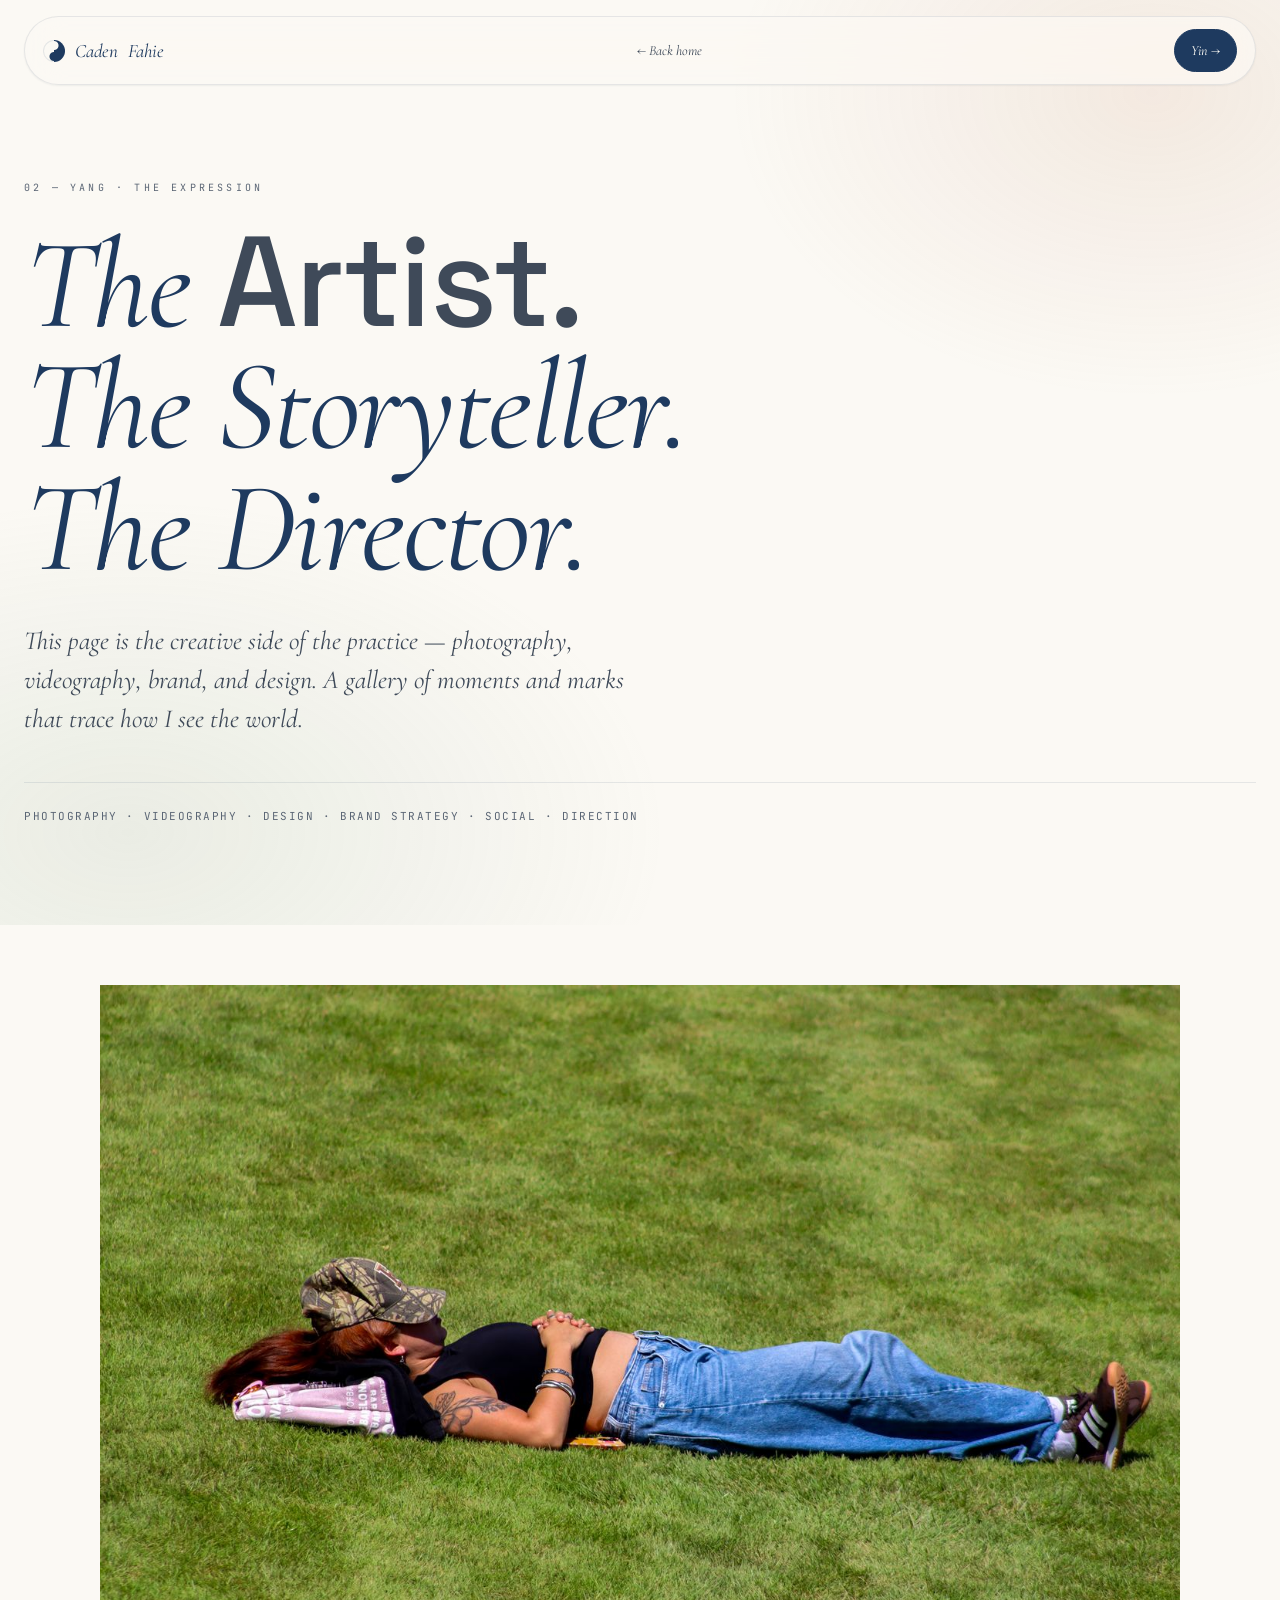
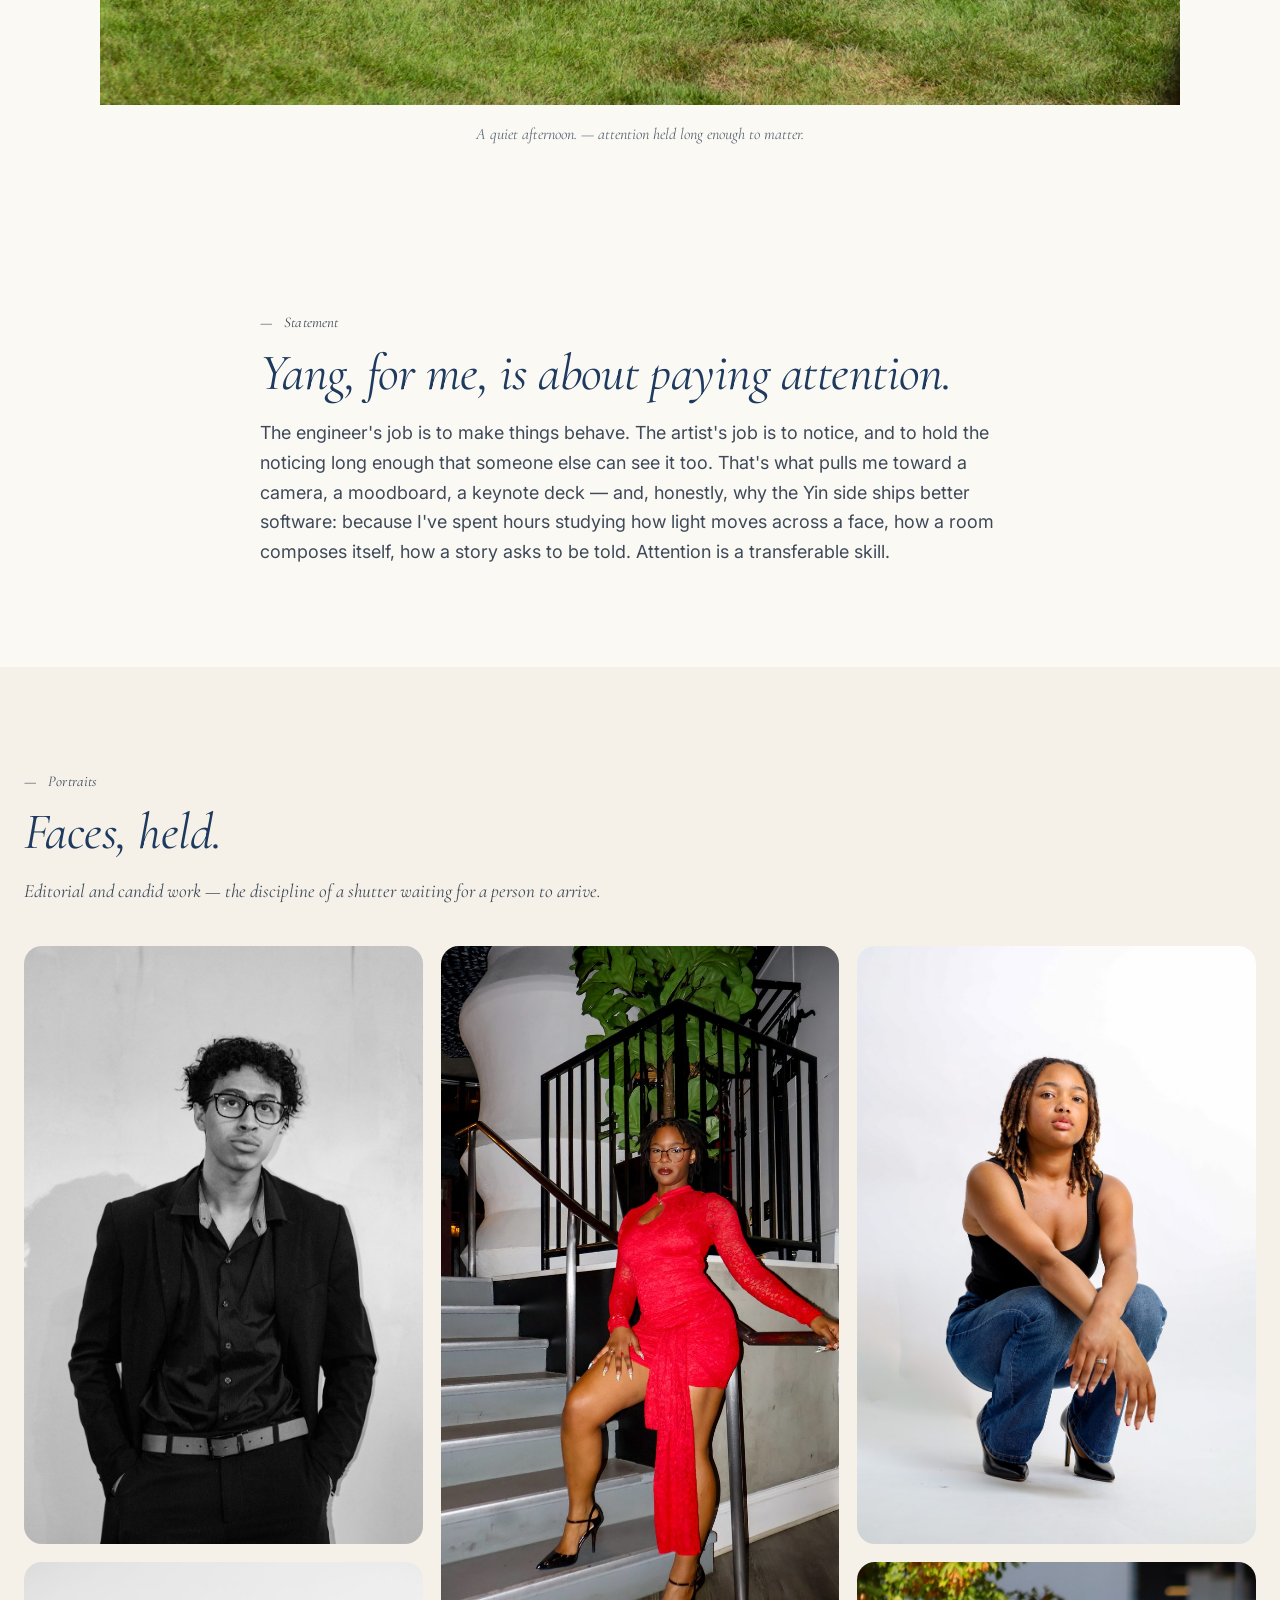
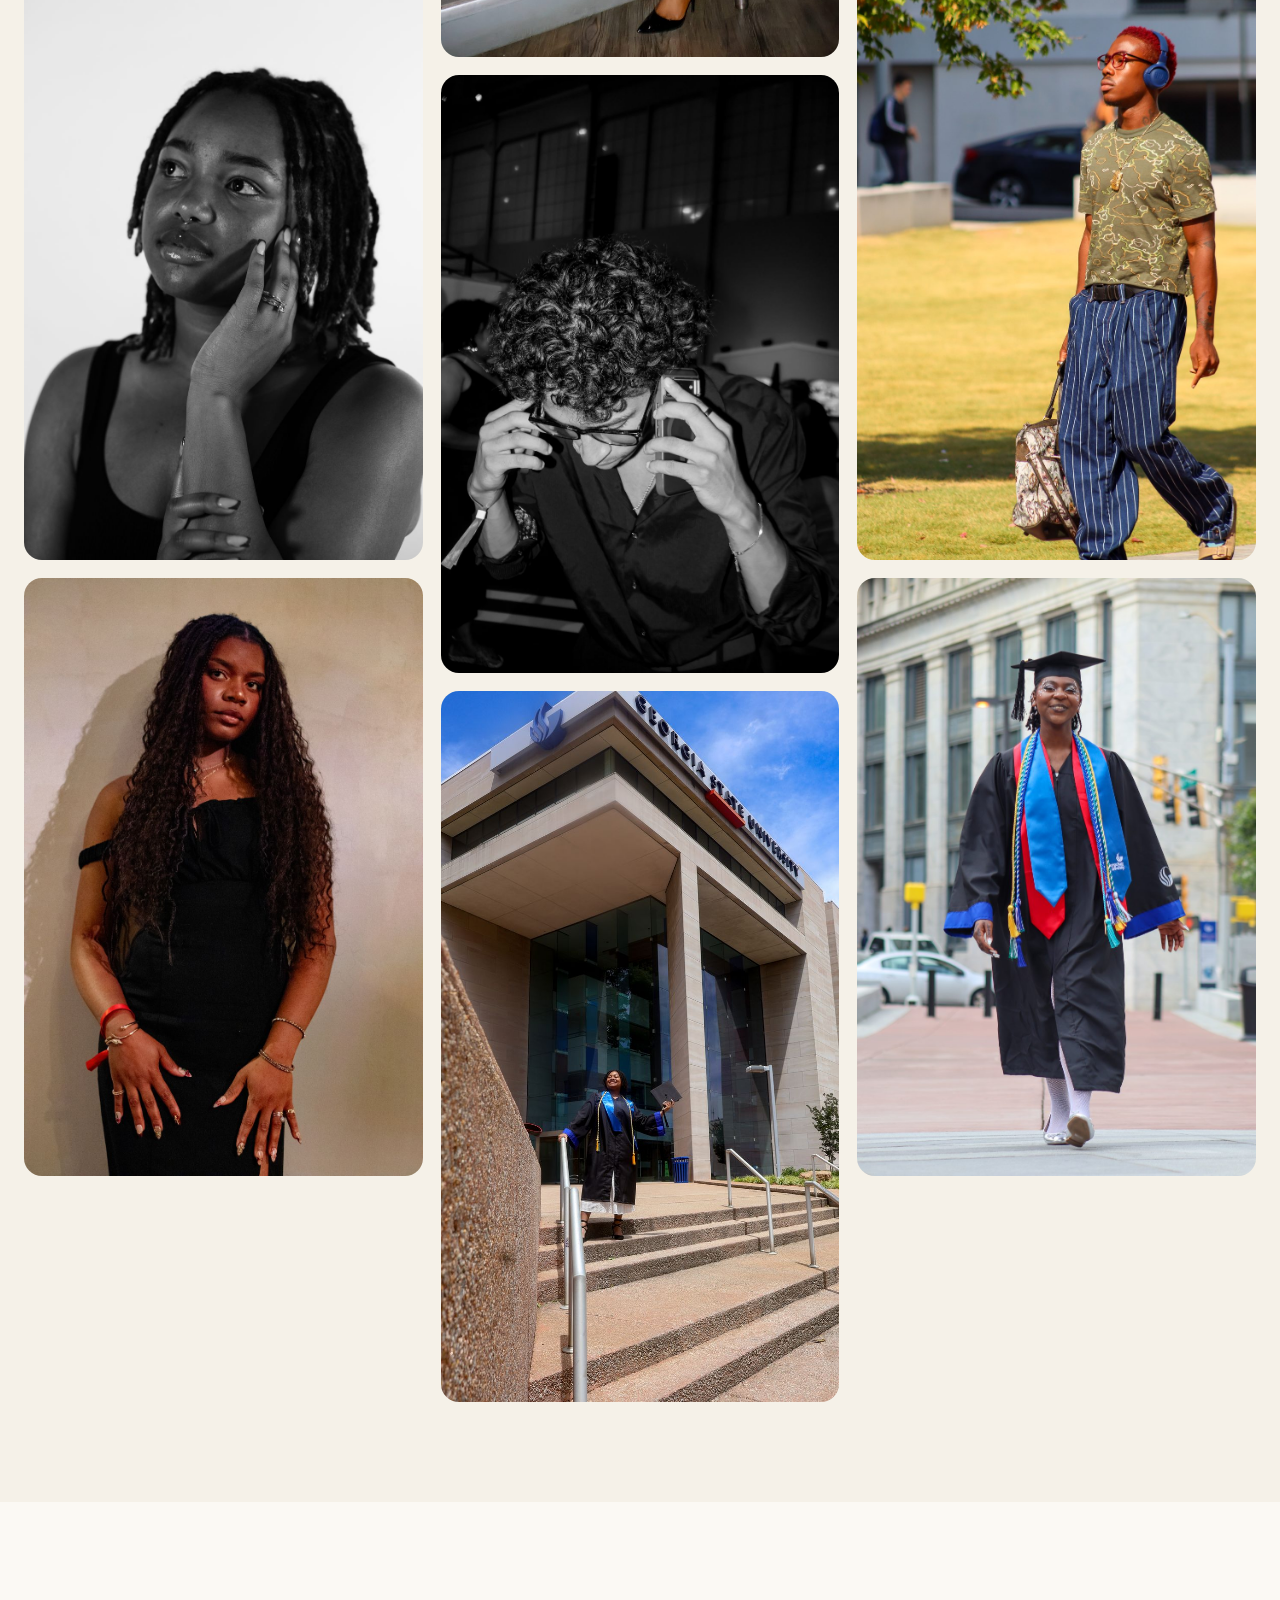
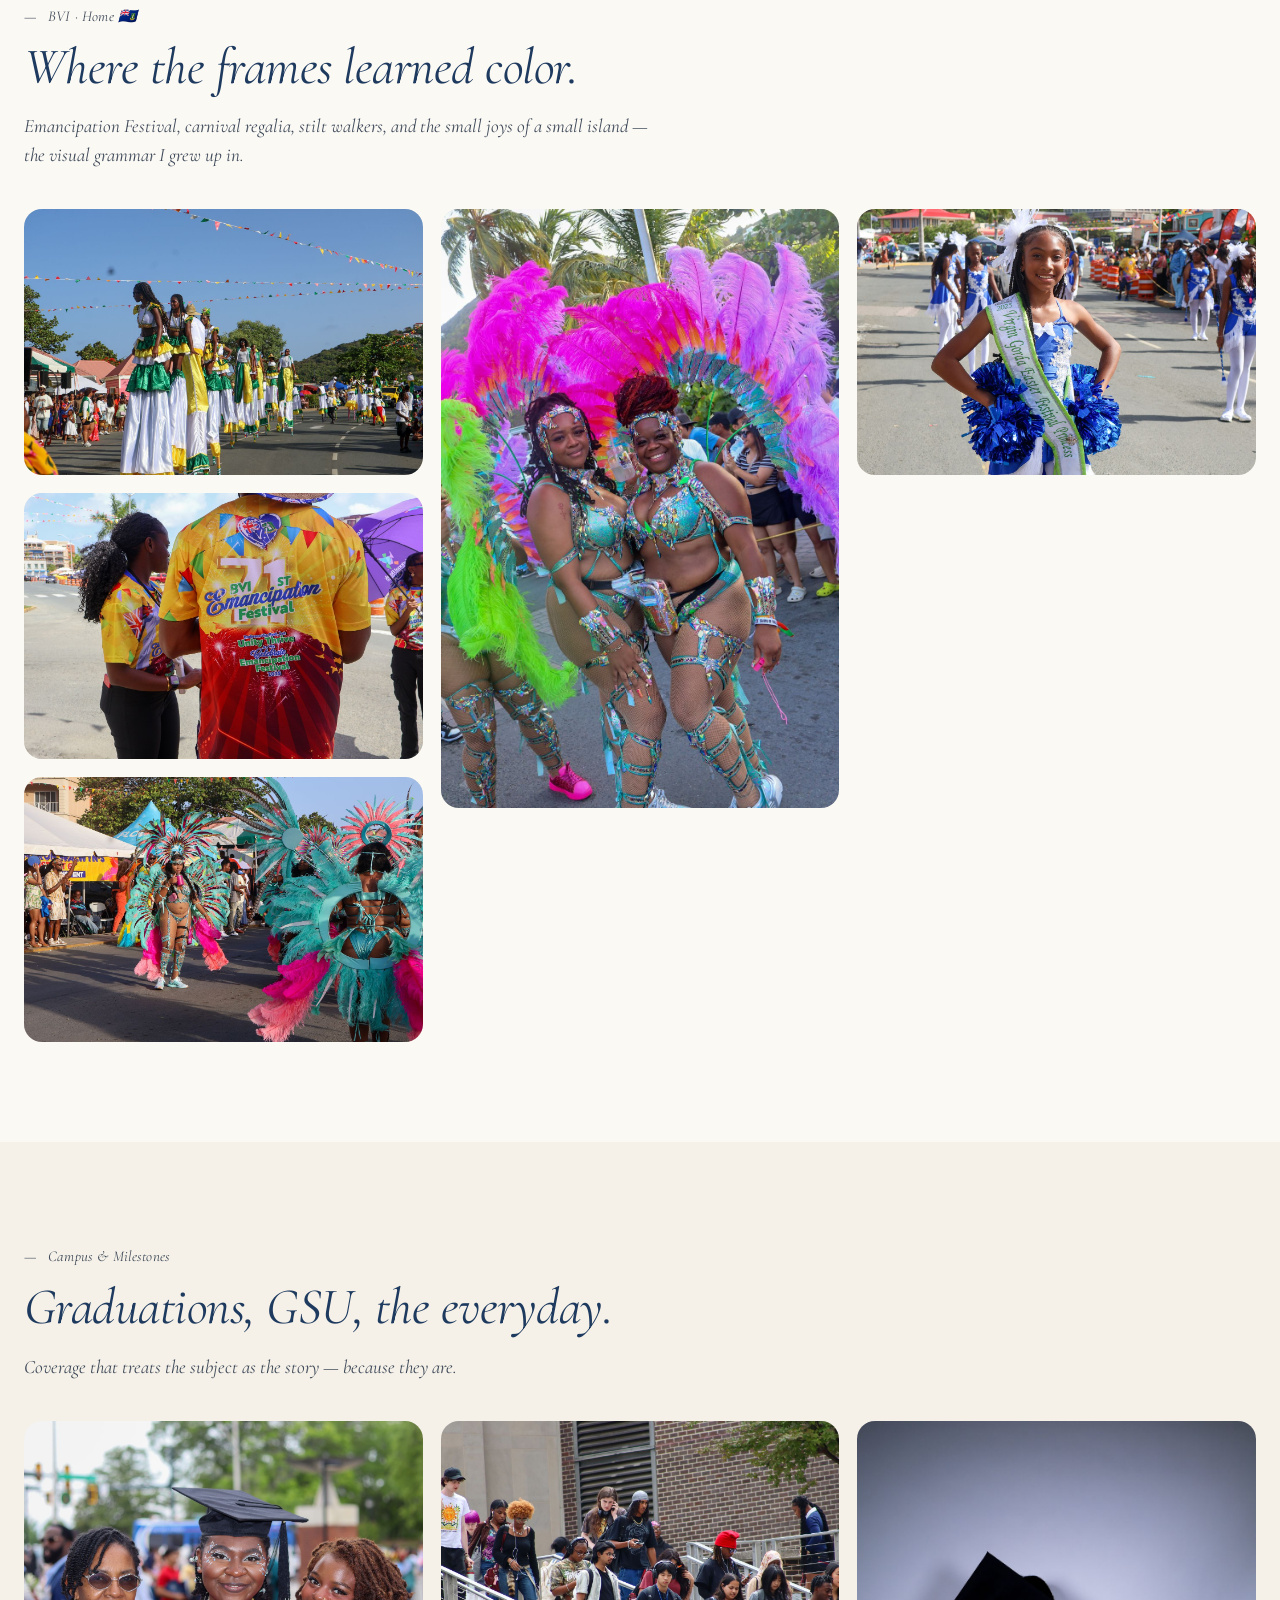
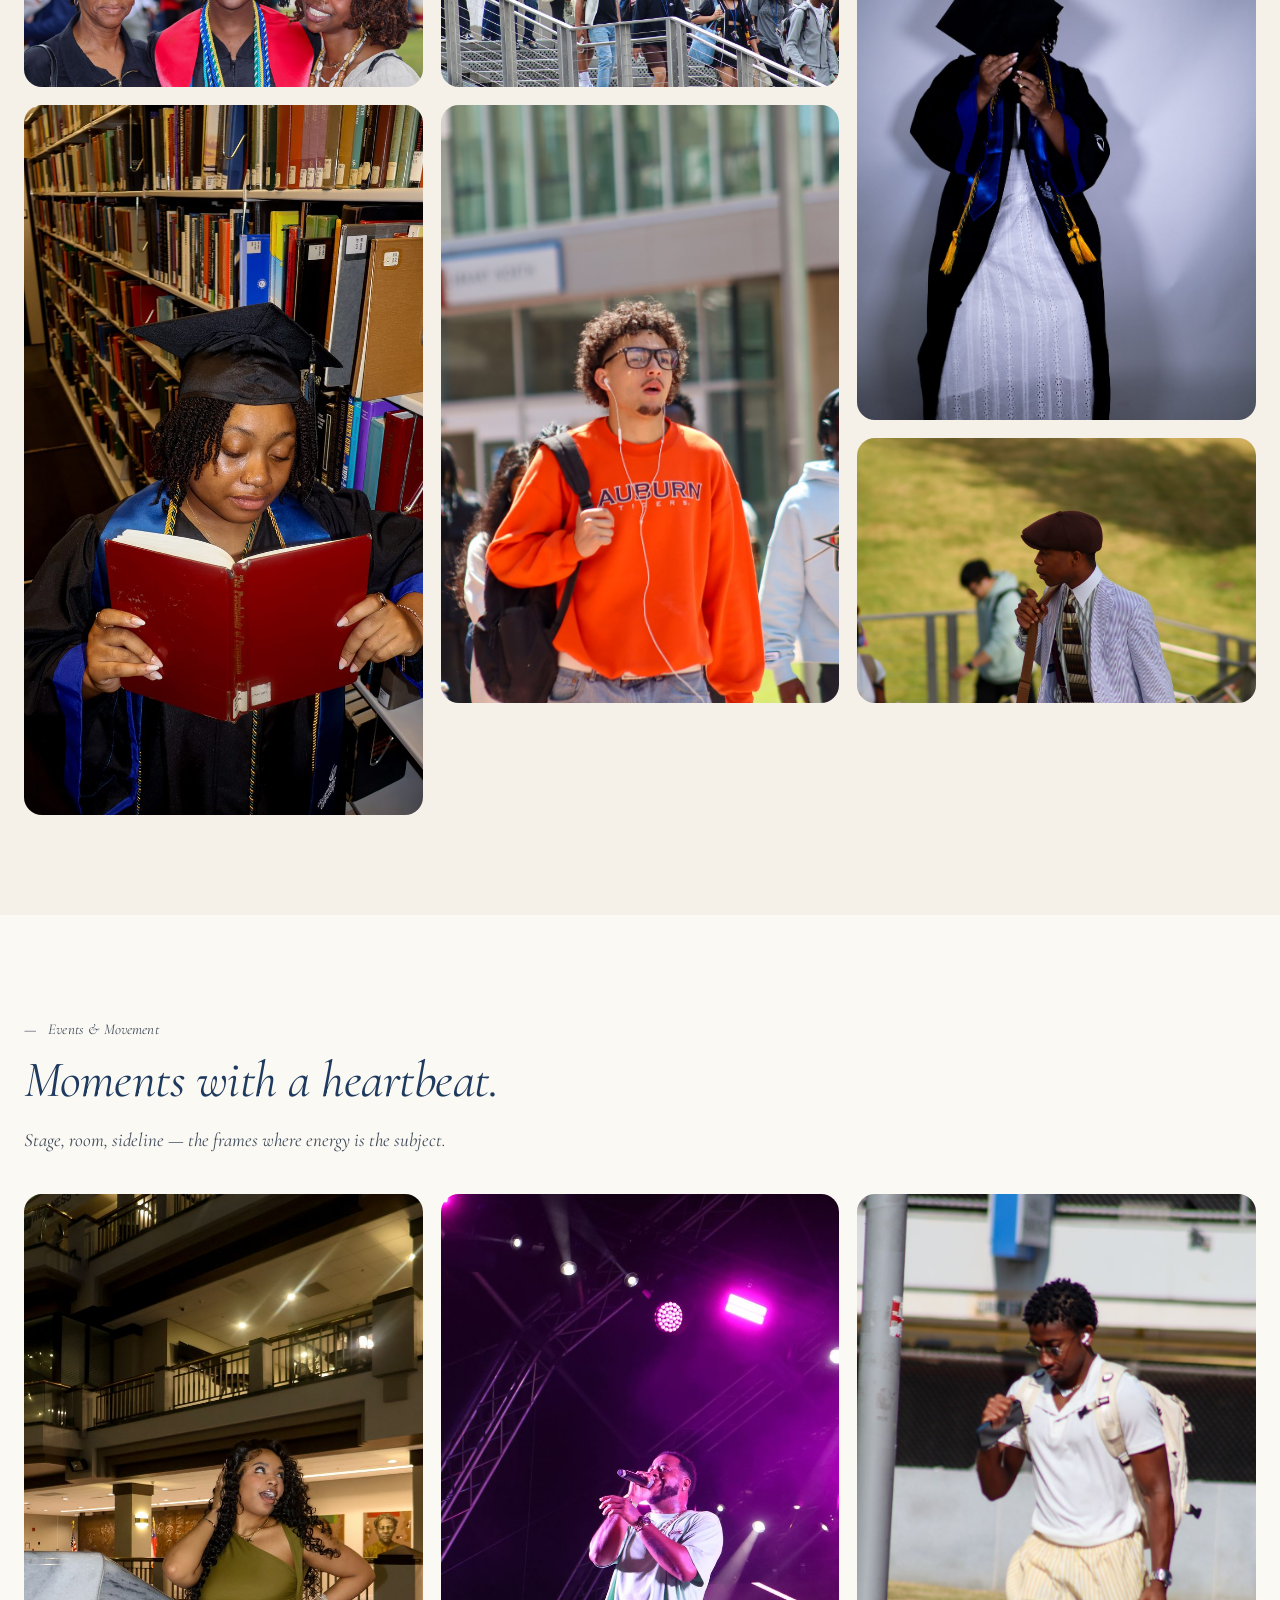
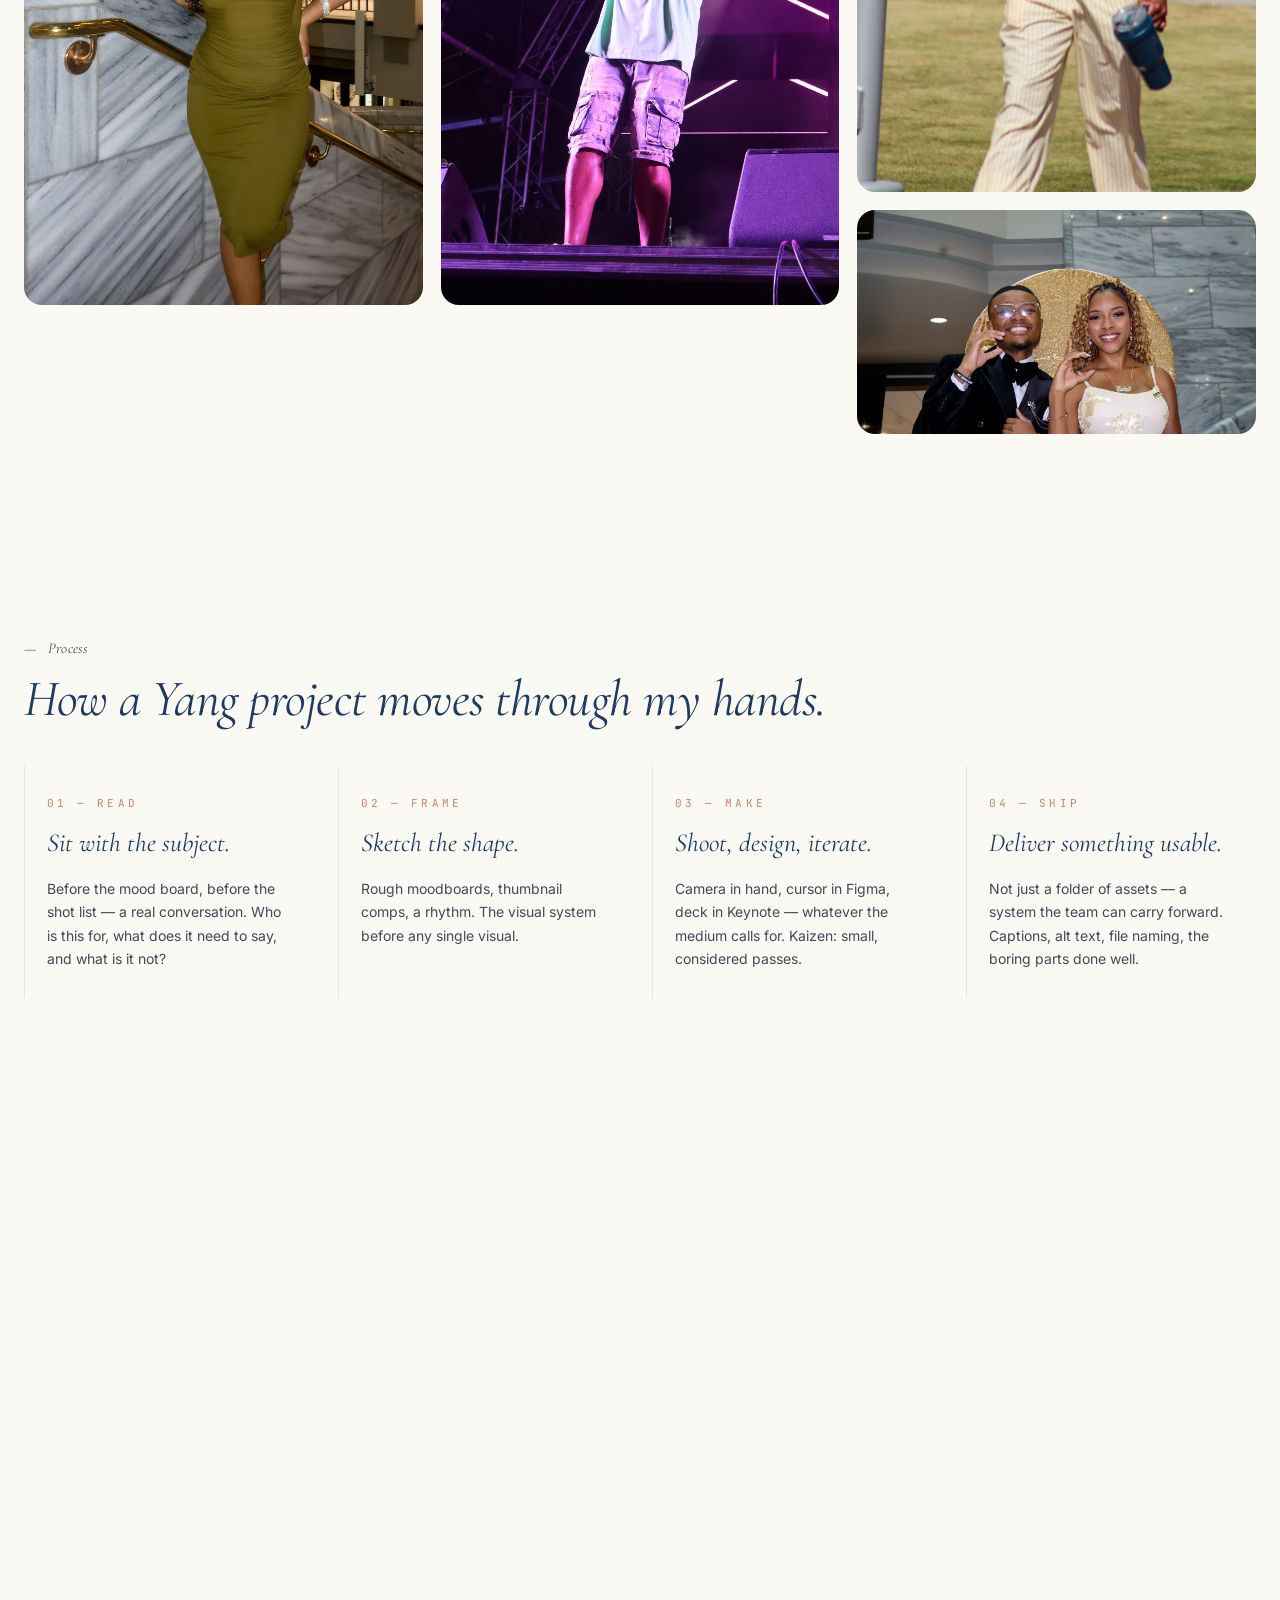
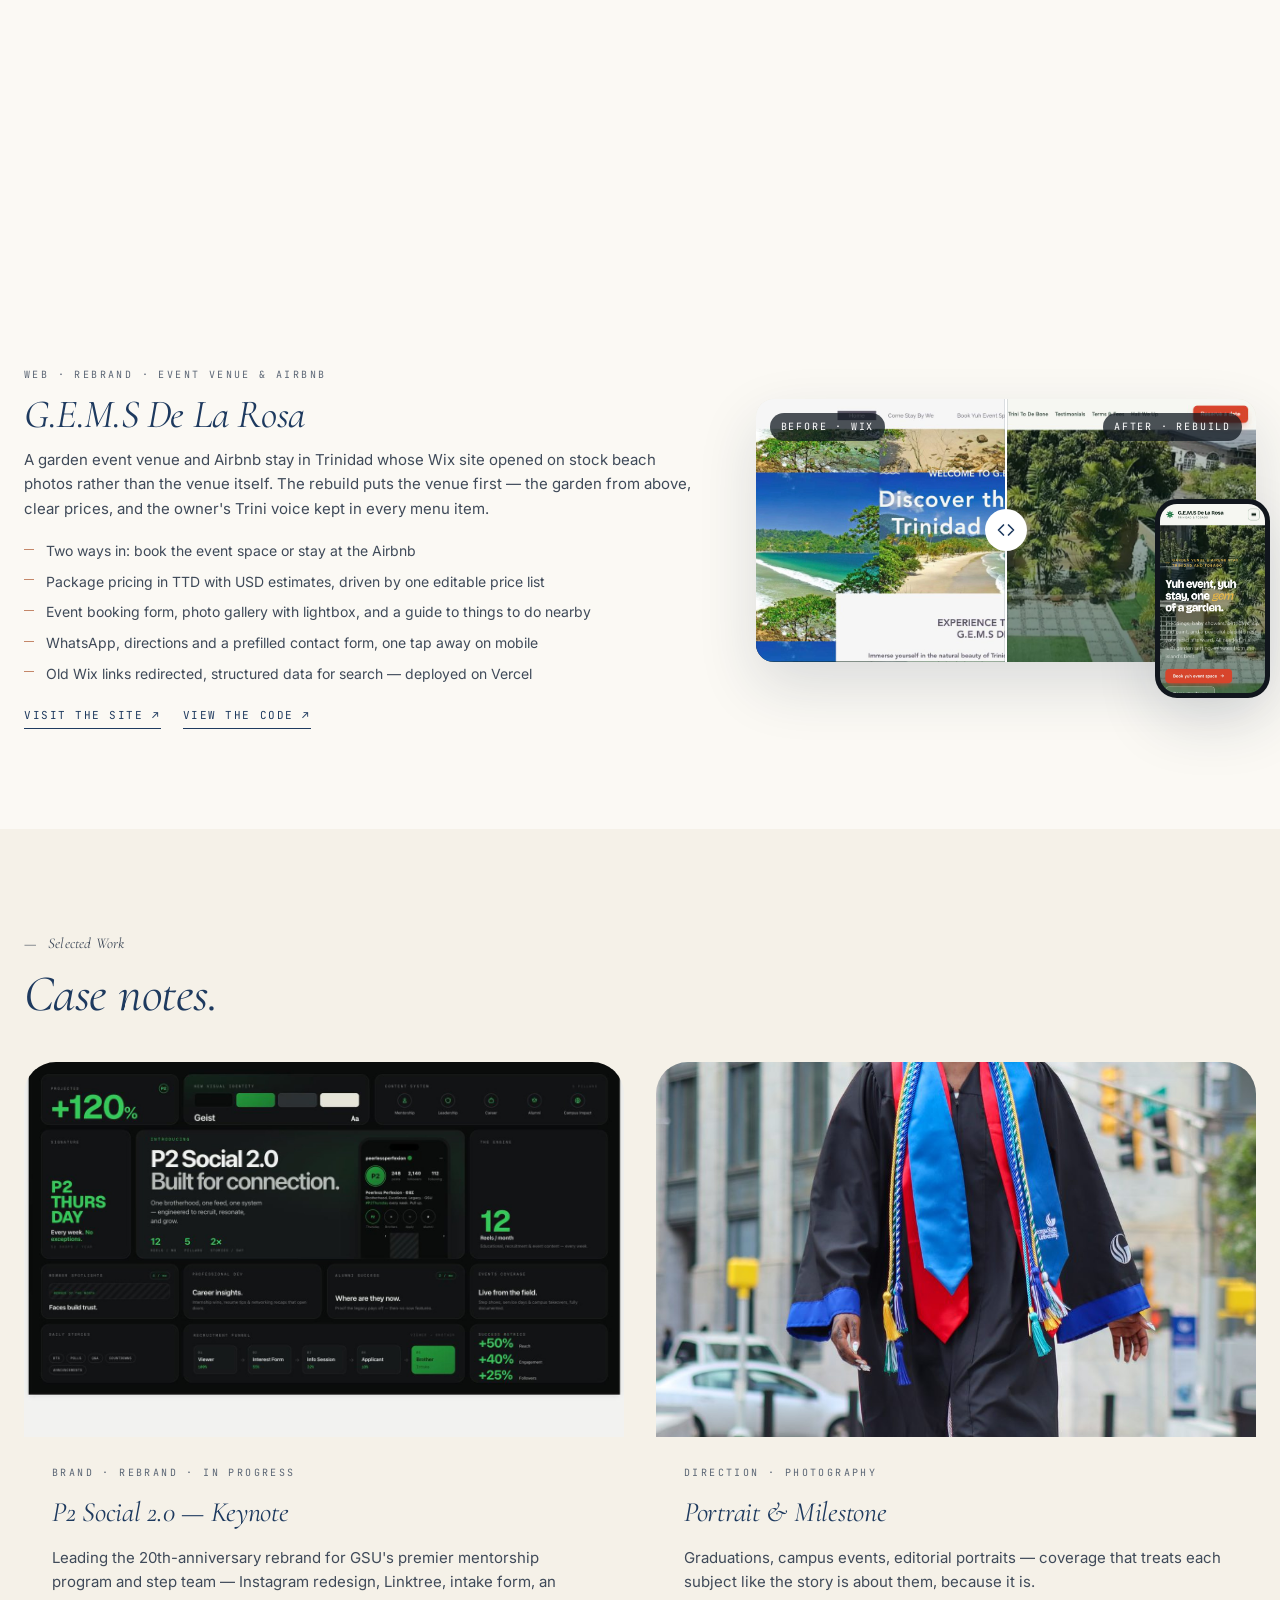
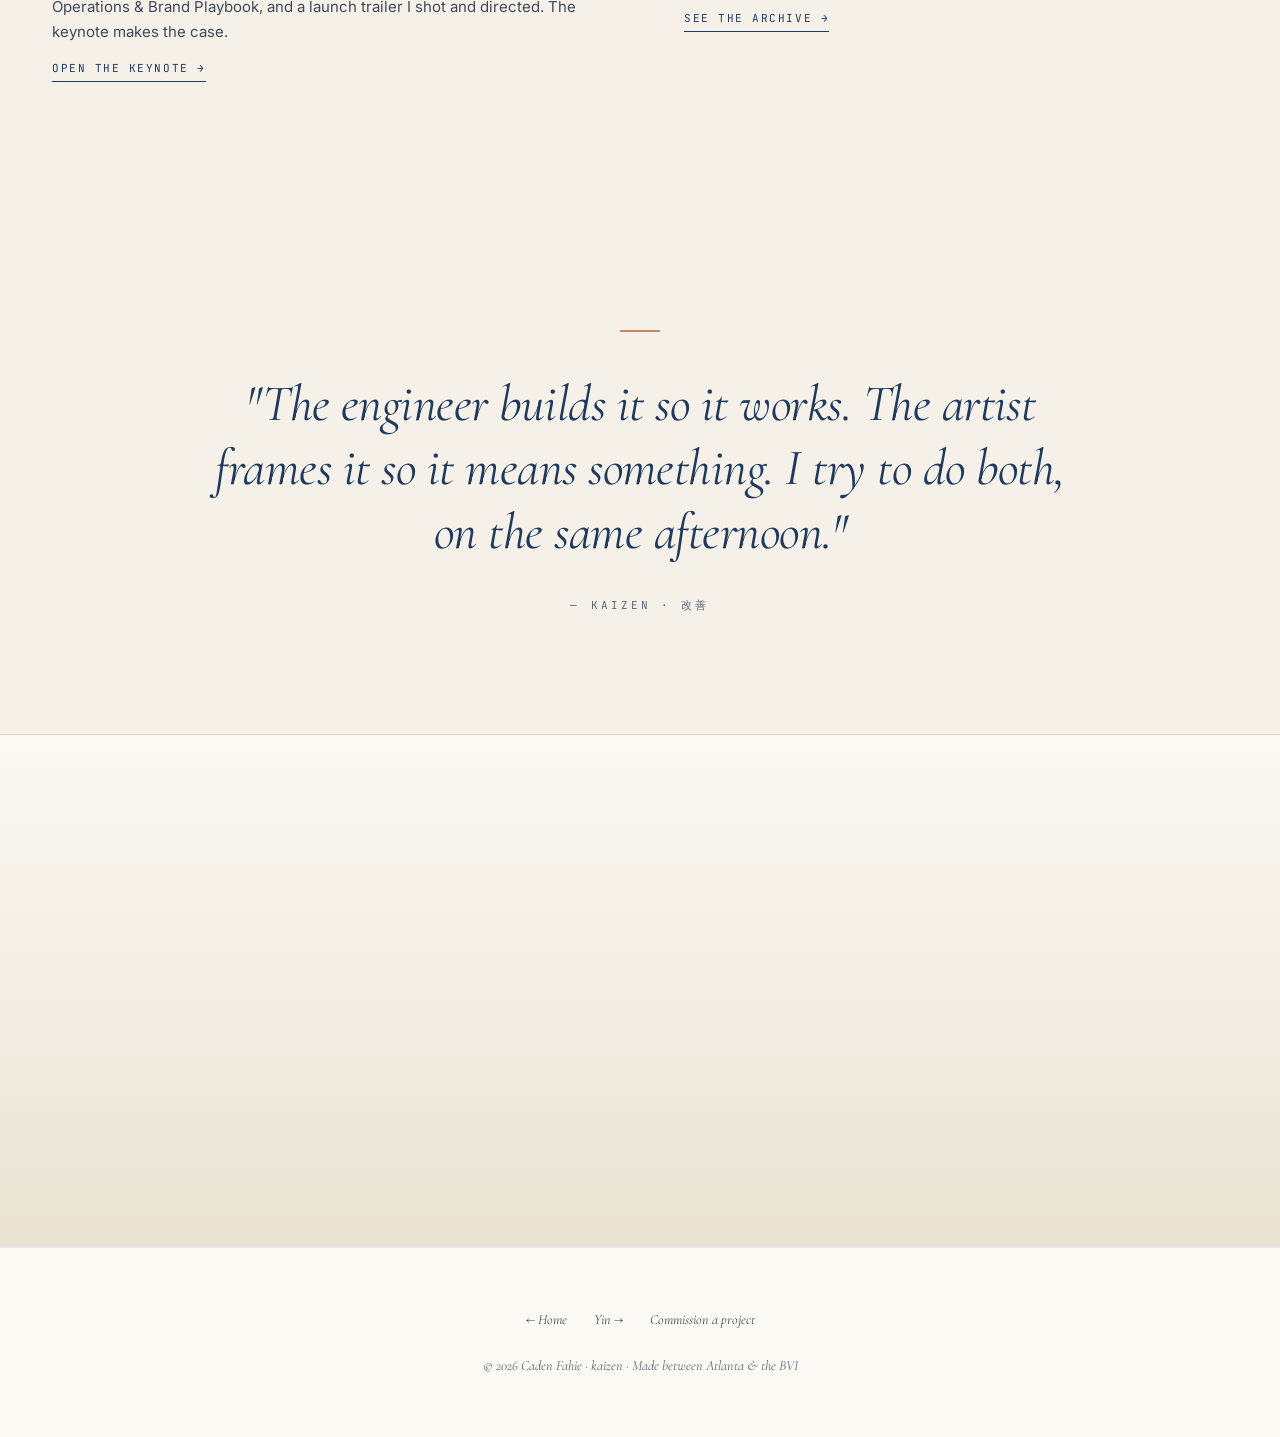
<file: yang.html>
<!DOCTYPE html>
<html lang="en">
<head>
<meta charset="UTF-8" />
<meta name="viewport" content="width=device-width, initial-scale=1.0" />
<title>Yang — Caden Fahie · Photography · Design · Storytelling</title>
<meta name="description" content="Yang — the creative, artistic, expressive half of Caden Fahie's practice. Photography, design, brand strategy, and storytelling shaped by the light of the British Virgin Islands." />
<link rel="icon" type="image/png" sizes="32x32" href="favicon-32.png" />
<link rel="icon" type="image/png" sizes="512x512" href="favicon-512.png" />
<link rel="apple-touch-icon" href="apple-touch-icon.png" />
<meta property="og:title" content="Yang — Caden Fahie" />
<meta property="og:description" content="Photography · Design · Storytelling." />
<meta property="og:image" content="https://kaizenwebiste.vercel.app/og-image.jpg" />
<meta property="og:type" content="website" />
<link rel="preconnect" href="https://fonts.googleapis.com">
<link rel="preconnect" href="https://fonts.gstatic.com" crossorigin>
<link href="https://fonts.googleapis.com/css2?family=Space+Grotesk:wght@400;500;600&family=Inter:wght@300;400;500&family=JetBrains+Mono:wght@400&family=Cormorant+Garamond:ital,wght@0,300;0,400;0,500;0,600;0,700;1,300;1,400;1,500;1,600&family=Playfair+Display:ital,wght@0,400;0,500;1,400&display=swap" rel="stylesheet">
<style>
:root{
  --warm-white:#FBF9F4;
  --paper:#F5F1E8;
  --sand:#EAE3D3;
  --slate:#3F4A59; --slate-soft:#5B6675;
  --navy:#1E3A5F; --navy-deep:#152B47;
  --sage:#8FA98E; --sage-soft:#B7C9B4;
  --muted-blue:#7A94B2; --muted-blue-soft:#B9C7D8;
  --terracotta:#C48769;
  --ink:#1A1F27; --line:rgba(30,58,95,.10);
  --yin-serif:"Space Grotesk",system-ui,sans-serif;
  --yin-mono:"JetBrains Mono",ui-monospace,monospace;
  --yin-body:"Inter",system-ui,sans-serif;
  --yang-serif:"Cormorant Garamond","Playfair Display",Georgia,serif;
  --radius:18px; --radius-lg:32px;
  --shadow-sm:0 1px 2px rgba(21,43,71,.06);
  --shadow:0 8px 24px rgba(21,43,71,.08);
  --shadow-lg:0 24px 60px rgba(21,43,71,.14);
}
[data-theme="dark"]{
  --warm-white:#0F1720; --paper:#131C26; --sand:#1A2432;
  --slate:#C4CBD6; --slate-soft:#8B95A5; --navy:#E8ECF3; --ink:#F5F7FB; --line:rgba(255,255,255,.08);
}
*{box-sizing:border-box;margin:0;padding:0;}
html{scroll-behavior:smooth;}
body{font-family:var(--yin-body);color:var(--ink);background:var(--warm-white);line-height:1.65;-webkit-font-smoothing:antialiased;overflow-x:hidden;}
a{color:inherit;text-decoration:none;cursor:pointer;}
img{max-width:100%;display:block;}
button{font-family:inherit;cursor:pointer;border:none;background:none;}

.container{width:min(1240px,calc(100% - 48px));margin-inline:auto;}
.container-narrow{width:min(760px,calc(100% - 48px));margin-inline:auto;}
.eyebrow{font-family:var(--yang-serif);font-style:italic;font-size:15px;color:var(--slate);letter-spacing:.01em;display:inline-flex;align-items:center;gap:12px;}
.eyebrow::before{content:"—";}

.nav{position:fixed;inset:16px 24px auto 24px;z-index:60;display:flex;align-items:center;justify-content:space-between;padding:12px 18px;background:rgba(251,249,244,.75);backdrop-filter:saturate(180%) blur(18px);border:1px solid var(--line);border-radius:999px;box-shadow:var(--shadow-sm);}
[data-theme="dark"] .nav{background:rgba(15,23,32,.75);}
.brand{font-family:var(--yang-serif);font-style:italic;font-size:19px;color:var(--navy);display:flex;gap:10px;align-items:center;}
.brand .dot{width:22px;height:22px;border-radius:999px;background:conic-gradient(from 0deg,var(--navy) 0 50%,var(--warm-white) 0 100%);position:relative;box-shadow:inset 0 0 0 1px var(--line);}
.brand .dot::after{content:"";position:absolute;inset:0;border-radius:999px;background:radial-gradient(circle at 50% 25%,var(--warm-white) 4px,transparent 5px),radial-gradient(circle at 50% 75%,var(--navy) 4px,transparent 5px);}
.nav-back{font-family:var(--yang-serif);font-style:italic;font-size:14px;color:var(--slate);padding:8px 14px;border-radius:999px;transition:.2s;}
.nav-back:hover{background:var(--paper);color:var(--navy);}
.nav-cta{display:flex;gap:8px;align-items:center;}
.pill{padding:9px 16px;border-radius:999px;font-family:var(--yang-serif);font-style:italic;font-size:14px;border:1px solid var(--line);color:var(--navy);background:var(--warm-white);transition:.2s;}
.pill.solid{background:var(--navy);color:var(--warm-white);border-color:var(--navy);}
.pill.solid:hover{background:var(--navy-deep);}

.scroll-bar{position:fixed;top:0;left:0;right:0;height:2px;z-index:100;pointer-events:none;}
.scroll-bar span{display:block;height:100%;width:0;background:linear-gradient(90deg,var(--terracotta),var(--sage),var(--muted-blue));transition:width .12s linear;}

/* Yang hero */
.yang-hero{
  padding:180px 0 100px;position:relative;overflow:hidden;
  background:
    radial-gradient(60% 60% at 90% 10%, rgba(196,135,105,.14) 0, transparent 55%),
    radial-gradient(70% 60% at 10% 90%, rgba(143,169,142,.16) 0, transparent 60%),
    var(--warm-white);
}
.yang-hero .marker{font-family:var(--yin-mono);font-size:10px;letter-spacing:.32em;text-transform:uppercase;color:var(--slate-soft);margin-bottom:24px;}
.yang-hero h1{
  font-family:var(--yang-serif);font-style:italic;font-weight:400;
  font-size:clamp(56px,10vw,140px);line-height:.95;letter-spacing:-.02em;color:var(--navy);
}
.yang-hero .sig{font-family:var(--yin-serif);font-style:normal;font-weight:500;color:var(--slate);}
.yang-hero p.lead{
  font-family:var(--yang-serif);font-style:italic;font-size:clamp(20px,2.2vw,26px);
  color:var(--slate);max-width:640px;margin-top:32px;line-height:1.5;
}
.yang-hero .credit{
  margin-top:44px;padding-top:24px;border-top:1px solid var(--line);
  font-family:var(--yin-mono);font-size:11px;letter-spacing:.14em;text-transform:uppercase;color:var(--slate-soft);
}

/* Section */
.section{padding:100px 0;}
.section-title{font-family:var(--yang-serif);font-style:italic;font-weight:400;font-size:clamp(32px,4vw,52px);color:var(--navy);letter-spacing:-.01em;line-height:1.05;margin:12px 0 18px;}
.section-sub{font-family:var(--yang-serif);font-style:italic;color:var(--slate);font-size:19px;max-width:640px;line-height:1.5;}

/* Featured hero image */
.featured{margin:60px 0;}
.featured img{width:100%;aspect-ratio:16/10;object-fit:cover;border-radius:var(--radius-lg);}
.featured .caption{
  font-family:var(--yang-serif);font-style:italic;font-size:16px;color:var(--slate-soft);
  margin-top:14px;text-align:center;
}

/* CSS-columns masonry — handles mixed portrait/landscape without cropping */
.mason{columns:3;column-gap:18px;margin-top:40px;}
.mason figure{break-inside:avoid;margin-bottom:18px;border-radius:var(--radius);overflow:hidden;background:var(--paper);position:relative;}
.mason img{width:100%;height:auto;display:block;transition:.6s cubic-bezier(.2,.9,.3,1);}
.mason figure:hover img{transform:scale(1.04);}
.mason figcaption{
  position:absolute;inset:auto 0 0 0;padding:14px 16px 12px;
  background:linear-gradient(180deg,transparent,rgba(21,43,71,.7));
  color:var(--warm-white);font-family:var(--yang-serif);font-style:italic;font-size:14px;
  opacity:0;transform:translateY(4px);transition:.3s;
}
.mason figure:hover figcaption{opacity:1;transform:translateY(0);}
[data-theme="dark"] .mason figcaption{color:#FAFAF8;background:linear-gradient(180deg,transparent,rgba(0,0,0,.85));}
@media (max-width:900px){ .mason{columns:2;} }
@media (max-width:560px){ .mason{columns:1;} }

/* Featured — larger, landscape-friendly */
.featured img{width:100%;aspect-ratio:auto;object-fit:contain;max-height:80vh;}
.featured figcaption{margin-top:16px;text-align:center;font-family:var(--yang-serif);font-style:italic;font-size:16px;color:var(--slate-soft);}

/* Process — numbered horizontal */
.process{display:grid;grid-template-columns:repeat(4,1fr);gap:24px;margin-top:40px;}
.proc-step{padding:28px 22px;border-left:1px solid var(--line);}
.proc-step .no{font-family:var(--yin-mono);font-size:11px;letter-spacing:.28em;text-transform:uppercase;color:var(--terracotta);}
.proc-step h4{font-family:var(--yang-serif);font-style:italic;font-size:26px;font-weight:400;color:var(--navy);margin:10px 0 12px;}
.proc-step p{color:var(--slate);font-size:14px;}
@media (max-width:820px){ .process{grid-template-columns:1fr 1fr;} }
@media (max-width:560px){ .process{grid-template-columns:1fr;} }

/* Case cards */
.cases{display:grid;grid-template-columns:1fr 1fr;gap:32px;margin-top:40px;}
.case{background:var(--paper);border-radius:var(--radius-lg);overflow:hidden;transition:.35s;}
.case:hover{transform:translateY(-4px);box-shadow:var(--shadow);}
.case img{width:100%;aspect-ratio:16/10;object-fit:cover;}
.case-body{padding:28px;}
.case .kind{font-family:var(--yin-mono);font-size:10px;letter-spacing:.24em;text-transform:uppercase;color:var(--slate-soft);}
.case h4{font-family:var(--yang-serif);font-style:italic;font-size:28px;font-weight:400;color:var(--navy);margin:8px 0 10px;letter-spacing:-.01em;}
.case p{color:var(--slate);font-size:15px;}
.case .link{margin-top:14px;display:inline-flex;align-items:center;gap:8px;font-family:var(--yin-mono);font-size:11px;letter-spacing:.14em;text-transform:uppercase;color:var(--navy);border-bottom:1px solid var(--navy);padding-bottom:4px;transition:.2s;}
.case .link:hover{gap:12px;}
@media (max-width:820px){ .cases{grid-template-columns:1fr;} }
/* Client rebrands — before / after */
.rb{display:grid;grid-template-columns:minmax(0,1.35fr) minmax(0,1fr);gap:56px;align-items:center;margin-top:64px;}
.rb.flip .rb-media{order:2;}
.rb-media{position:relative;padding:0 0 36px;}
.ba{--pos:50%;position:relative;aspect-ratio:1280/672;border-radius:var(--radius);overflow:hidden;background:var(--sand);box-shadow:var(--shadow-lg);cursor:ew-resize;touch-action:pan-y;user-select:none;-webkit-user-select:none;}
.ba img{position:absolute;inset:0;width:100%;height:100%;object-fit:cover;object-position:top;pointer-events:none;}
.ba-before{position:absolute;inset:0;clip-path:inset(0 calc(100% - var(--pos)) 0 0);}
.ba-line{position:absolute;top:0;bottom:0;left:var(--pos);width:2px;margin-left:-1px;background:#fff;box-shadow:0 0 0 1px rgba(21,43,71,.12);pointer-events:none;}
.ba-knob{position:absolute;top:50%;left:50%;width:42px;height:42px;margin:-21px 0 0 -21px;border-radius:999px;background:#fff;color:#1E3A5F;display:grid;place-items:center;box-shadow:var(--shadow);}
.ba-knob svg{width:20px;height:20px;}
.ba-range{position:absolute;inset:0;width:100%;height:100%;opacity:0;pointer-events:none;margin:0;}
.ba:has(.ba-range:focus-visible) .ba-knob{outline:3px solid var(--terracotta);outline-offset:3px;}
.ba-tag{position:absolute;top:14px;padding:6px 11px;border-radius:999px;background:rgba(15,23,32,.74);color:#fff;font-family:var(--yin-mono);font-size:10px;letter-spacing:.18em;text-transform:uppercase;pointer-events:none;}
.ba-tag.before{left:14px;} .ba-tag.after{right:14px;}
.rb-phone{position:absolute;right:-14px;bottom:0;width:23%;border-radius:22px;overflow:hidden;border:5px solid #11161D;background:#11161D;box-shadow:var(--shadow-lg);pointer-events:none;}
.rb-phone img{width:100%;aspect-ratio:390/700;object-fit:cover;object-position:top;}
.rb-body .kind{font-family:var(--yin-mono);font-size:10px;letter-spacing:.24em;text-transform:uppercase;color:var(--slate-soft);}
.rb-body h3{font-family:var(--yang-serif);font-style:italic;font-size:clamp(30px,3.4vw,40px);font-weight:400;color:var(--navy);margin:8px 0 12px;letter-spacing:-.01em;line-height:1.1;}
.rb-body > p{color:var(--slate);font-size:15px;}
.rb-list{list-style:none;margin:18px 0 22px;display:grid;gap:9px;}
.rb-list li{position:relative;padding-left:22px;color:var(--slate);font-size:14px;line-height:1.55;}
.rb-list li::before{content:"";position:absolute;left:0;top:.62em;width:10px;height:1px;background:var(--terracotta);}
.rb-links{display:flex;flex-wrap:wrap;gap:22px;}
.rb-links a{display:inline-flex;align-items:center;gap:8px;font-family:var(--yin-mono);font-size:11px;letter-spacing:.14em;text-transform:uppercase;color:var(--navy);border-bottom:1px solid var(--navy);padding-bottom:4px;transition:gap .2s;}
.rb-links a:hover{gap:12px;}
@media (max-width:900px){
  .rb{grid-template-columns:1fr;gap:28px;margin-top:56px;}
  .rb.flip .rb-media{order:0;}
  .rb-phone{right:8px;width:22%;border-width:3px;border-radius:12px;}
}

/* Philosophy pullquote */
.philosophy{padding:120px 0;background:var(--paper);text-align:center;}
[data-theme="dark"] .philosophy{background:#131C26;}
.philosophy blockquote{
  font-family:var(--yang-serif);font-style:italic;font-weight:400;
  font-size:clamp(28px,4vw,52px);color:var(--navy);
  max-width:900px;margin:0 auto;line-height:1.25;letter-spacing:-.01em;
}
.philosophy blockquote::before{content:"";display:block;width:40px;height:2px;background:var(--terracotta);margin:0 auto 40px;}
.philosophy cite{
  display:block;margin-top:32px;font-style:normal;font-family:var(--yin-mono);
  font-size:11px;letter-spacing:.28em;text-transform:uppercase;color:var(--slate-soft);
}

/* BVI callout */
.bvi{
  padding:100px 0;text-align:center;
  background:linear-gradient(180deg,var(--warm-white),var(--sand));
  border-top:1px solid var(--line);border-bottom:1px solid var(--line);
}
[data-theme="dark"] .bvi{background:linear-gradient(180deg,#0F1720,#1A2432);}
.bvi .flag{font-size:52px;margin-bottom:14px;}
.bvi h3{
  font-family:var(--yang-serif);font-style:italic;font-size:clamp(30px,4vw,48px);
  color:var(--navy);font-weight:400;max-width:820px;margin:0 auto;letter-spacing:-.01em;line-height:1.15;
}
.bvi p{
  font-family:var(--yang-serif);font-style:italic;color:var(--slate);
  max-width:600px;margin:20px auto 0;font-size:18px;line-height:1.5;
}

/* Footer */
.footer{padding:60px 0;text-align:center;color:var(--slate-soft);font-family:var(--yang-serif);font-style:italic;font-size:14px;border-top:1px solid var(--line);}
.footer a{color:var(--slate);padding:0 12px;transition:.2s;}
.footer a:hover{color:var(--navy);}

.reveal{opacity:0;transform:translateY(24px);transition:opacity .8s ease,transform .8s cubic-bezier(.2,.9,.3,1);}
.reveal.in{opacity:1;transform:none;}
@media (prefers-reduced-motion:reduce){ *{animation:none!important;transition:none!important;} }
</style>
</head>
<body>

<div class="scroll-bar" aria-hidden="true"><span id="scrollBar"></span></div>

<nav class="nav">
  <a href="index.html" class="brand"><span class="dot"></span>Caden <em>Fahie</em></a>
  <a class="nav-back" href="index.html">← Back home</a>
  <div class="nav-cta">
    <a class="pill solid" href="yin.html">Yin →</a>
  </div>
</nav>

<header class="yang-hero">
  <div class="container">
    <div class="reveal">
      <div class="marker">02 — Yang · The Expression</div>
      <h1>The <span class="sig">Artist.</span><br/>The Storyteller.<br/>The <em>Director.</em></h1>
      <p class="lead">This page is the creative side of the practice — <em>photography, videography, brand, and design.</em> A gallery of moments and marks that trace how I see the world.</p>
      <div class="credit">Photography · Videography · Design · Brand Strategy · Social · Direction</div>
    </div>
  </div>
</header>

<!-- Featured — landscape, no crop -->
<section>
  <div class="container">
    <figure class="featured reveal">
      <img src="port-photo-15.jpg" alt="A quiet moment — camo cap in the grass, sunlit and still" loading="eager"/>
      <figcaption>A quiet afternoon. — attention held long enough to matter.</figcaption>
    </figure>
  </div>
</section>

<!-- Editorial statement -->
<section class="section">
  <div class="container-narrow reveal">
    <span class="eyebrow">Statement</span>
    <h2 class="section-title">Yang, for me, is about paying attention.</h2>
    <p style="color:var(--slate);font-size:18px;">The engineer's job is to make things behave. The artist's job is to notice, and to hold the noticing long enough that someone else can see it too. That's what pulls me toward a camera, a moodboard, a keynote deck — and, honestly, why the Yin side ships better software: because I've spent hours studying how light moves across a face, how a room composes itself, how a story asks to be told. Attention is a transferable skill.</p>
  </div>
</section>

<!-- Portraits -->
<section class="section" style="background:var(--paper);">
  <div class="container reveal">
    <span class="eyebrow">Portraits</span>
    <h2 class="section-title">Faces, held.</h2>
    <p class="section-sub">Editorial and candid work — the discipline of a shutter waiting for a person to arrive.</p>
    <div class="mason">
      <figure><img src="port-photo-6.jpg" alt="Black and white portrait — glasses, thoughtful gaze" loading="lazy"/><figcaption>In black &amp; white — a study in restraint.</figcaption></figure>
      <figure><img src="port-photo-25.jpg" alt="Studio portrait, hand to face" loading="lazy"/><figcaption>Hand to cheek — the pause before a sentence.</figcaption></figure>
      <figure><img src="port-photo-13.jpg" alt="Man at an event, camera raised, black and white" loading="lazy"/><figcaption>Behind the lens.</figcaption></figure>
      <figure><img src="port-photo-5.jpg" alt="Portrait in red on staircase" loading="lazy"/><figcaption>The staircase — evening light and posture.</figcaption></figure>
      <figure><img src="port-photo-14.jpg" alt="Portrait in black dress, cascading hair" loading="lazy"/><figcaption>Long hair, longer silence.</figcaption></figure>
      <figure><img src="port-photo-12.jpg" alt="Portrait in olive dress on a marble staircase" loading="lazy"/><figcaption>The olive dress.</figcaption></figure>
      <figure><img src="port-photo-4.jpg" alt="Studio portrait — poised" loading="lazy"/><figcaption>Studio, still.</figcaption></figure>
      <figure><img src="port-photo-2.jpg" alt="Man walking with headphones on a lawn" loading="lazy"/><figcaption>Sunlight, in stride.</figcaption></figure>
      <figure><img src="port-photo-8.jpg" alt="Portrait with newsboy cap in profile" loading="lazy"/><figcaption>In profile.</figcaption></figure>
    </div>
  </div>
</section>

<!-- BVI · Home -->
<section class="section">
  <div class="container reveal">
    <span class="eyebrow">BVI · Home 🇻🇬</span>
    <h2 class="section-title">Where the frames <em style="font-family:var(--yang-serif);font-style:italic;">learned color.</em></h2>
    <p class="section-sub">Emancipation Festival, carnival regalia, stilt walkers, and the small joys of a small island — the visual grammar I grew up in.</p>
    <div class="mason">
      <figure><img src="port-photo-21.jpg" alt="Stilt walkers in green, gold and white at BVI Emancipation Festival" loading="lazy"/><figcaption>Stilt walkers, Emancipation Festival.</figcaption></figure>
      <figure><img src="port-photo-19.jpg" alt="71st BVI Emancipation Festival jerseys" loading="lazy"/><figcaption>71st — Unity Thrive.</figcaption></figure>
      <figure><img src="port-photo-22.jpg" alt="Carnival dancers in teal and pink feathers" loading="lazy"/><figcaption>Teal and pink, feather and light.</figcaption></figure>
      <figure><img src="port-photo-23.jpg" alt="Two carnival performers in bejeweled costume" loading="lazy"/><figcaption>Two masqueraders, one grin.</figcaption></figure>
      <figure><img src="port-photo-20.jpg" alt="Young Virgin Gorda Easter Festival Princess in blue" loading="lazy"/><figcaption>Virgin Gorda — the next generation.</figcaption></figure>
    </div>
  </div>
</section>

<!-- Campus & Milestones -->
<section class="section" style="background:var(--paper);">
  <div class="container reveal">
    <span class="eyebrow">Campus &amp; Milestones</span>
    <h2 class="section-title">Graduations, GSU, the everyday.</h2>
    <p class="section-sub">Coverage that treats the subject as the story — because they are.</p>
    <div class="mason">
      <figure><img src="port-photo-17.jpg" alt="Graduate with family after the ceremony" loading="lazy"/><figcaption>The whole crew showed up.</figcaption></figure>
      <figure><img src="port-photo-1.jpg" alt="Graduate reading in the library" loading="lazy"/><figcaption>Between the shelves.</figcaption></figure>
      <figure><img src="port-photo-16.jpg" alt="Students descending a staircase, mid-day" loading="lazy"/><figcaption>Between classes.</figcaption></figure>
      <figure><img src="port-photo-7.jpg" alt="Graduate walking on a downtown Atlanta sidewalk" loading="lazy"/><figcaption>Walking it out — downtown Atlanta.</figcaption></figure>
      <figure><img src="port-photo-3.jpg" alt="Studio portrait, graduate holding cap" loading="lazy"/><figcaption>Cap, held.</figcaption></figure>
      <figure><img src="port-photo-9.jpg" alt="Student in orange sweatshirt with earphones, walking on campus" loading="lazy"/><figcaption>Between classes, take two.</figcaption></figure>
    </div>
  </div>
</section>

<!-- Events & Movement -->
<section class="section">
  <div class="container reveal">
    <span class="eyebrow">Events &amp; Movement</span>
    <h2 class="section-title">Moments with a heartbeat.</h2>
    <p class="section-sub">Stage, room, sideline — the frames where energy is the subject.</p>
    <div class="mason">
      <figure><img src="port-photo-11.jpg" alt="Two people in formal wear at a Collegiate 100 event" loading="lazy"/><figcaption>Collegiate 100 — the room in gold.</figcaption></figure>
      <figure><img src="port-photo-18.jpg" alt="Rapper performing on stage under magenta lights" loading="lazy"/><figcaption>Under the magenta.</figcaption></figure>
      <figure><img src="port-photo-24.jpg" alt="Man with backpack walking a lawn on a sunny day" loading="lazy"/><figcaption>White polo, headphones in.</figcaption></figure>
      <figure><img src="port-photo-10.jpg" alt="Man walking on a football field with a stadium in the background" loading="lazy"/><figcaption>Between drills.</figcaption></figure>
    </div>
  </div>
</section>

<!-- Creative process -->
<section class="section">
  <div class="container reveal">
    <span class="eyebrow">Process</span>
    <h2 class="section-title">How a Yang project moves through my hands.</h2>
    <div class="process">
      <div class="proc-step">
        <div class="no">01 — Read</div>
        <h4>Sit with the subject.</h4>
        <p>Before the mood board, before the shot list — a real conversation. Who is this for, what does it need to say, and what is it not?</p>
      </div>
      <div class="proc-step">
        <div class="no">02 — Frame</div>
        <h4>Sketch the shape.</h4>
        <p>Rough moodboards, thumbnail comps, a rhythm. The visual system before any single visual.</p>
      </div>
      <div class="proc-step">
        <div class="no">03 — Make</div>
        <h4>Shoot, design, iterate.</h4>
        <p>Camera in hand, cursor in Figma, deck in Keynote — whatever the medium calls for. Kaizen: small, considered passes.</p>
      </div>
      <div class="proc-step">
        <div class="no">04 — Ship</div>
        <h4>Deliver something usable.</h4>
        <p>Not just a folder of assets — a system the team can carry forward. Captions, alt text, file naming, the boring parts done well.</p>
      </div>
    </div>
  </div>
</section>

<!-- Client rebrands — before / after -->
<section class="section" id="rebrands">
  <div class="container">
    <div class="reveal">
      <span class="eyebrow">Client rebrands</span>
      <h2 class="section-title">From template to tailor-made.</h2>
      <p class="section-sub">Two small Caribbean businesses, two Wix sites rebuilt by hand into fast, custom-coded websites. Drag across each one to compare before and after.</p>
    </div>

    <article class="rb reveal">
      <div class="rb-media">
        <div class="ba">
          <img src="site-rapha.jpg" alt="Rapha's Counseling Center after the rebrand — Ann-Marie Blaise's portrait beside the headline “Rooted in care, nurturing your well-being.”" loading="lazy"/>
          <div class="ba-before"><img src="site-rapha-wix.jpg" alt="Rapha's Counseling Center before the rebrand — the original Wix homepage" loading="lazy"/></div>
          <span class="ba-tag before">Before · Wix</span>
          <span class="ba-tag after">After · Rebuild</span>
          <span class="ba-line" aria-hidden="true"><span class="ba-knob"><svg viewBox="0 0 24 24" fill="none" stroke="currentColor" stroke-width="2" stroke-linecap="round" stroke-linejoin="round"><path d="m9 6-6 6 6 6M15 6l6 6-6 6"/></svg></span></span>
          <input class="ba-range" type="range" min="0" max="100" value="50" aria-label="Rapha's Counseling Center: slide to compare the original Wix site with the rebuild"/>
        </div>
        <figure class="rb-phone"><img src="site-rapha-mobile.jpg" alt="Rapha's Counseling Center rebuild on a phone" loading="lazy"/></figure>
      </div>
      <div class="rb-body">
        <div class="kind">Web · Rebrand · Counseling practice</div>
        <h3>Rapha's Counseling Center</h3>
        <p>Ann-Marie Blaise's online counseling practice had outgrown its Wix template. I rebuilt it as a calm, nine-page site — a green, rooted identity, her own portrait front and centre, and booking that takes about two minutes.</p>
        <ul class="rb-list">
          <li>Google Calendar booking with video links for all six services, with a WhatsApp fallback</li>
          <li>Shows Trinidad time next to the visitor's own, for clients across the Caribbean and the Netherlands</li>
          <li>New FAQ, privacy, accessibility, terms and refund pages</li>
          <li>Every old Wix URL redirected, so existing links and search ranking carry over</li>
          <li>Light &amp; dark mode, WebP photography, structured data for search — deployed on Vercel</li>
        </ul>
        <div class="rb-links">
          <a href="https://www.raphascounseling.com/" target="_blank" rel="noopener">Visit the site ↗</a>
          <a href="https://github.com/Caden284/Raphascounseling" target="_blank" rel="noopener">View the code ↗</a>
        </div>
      </div>
    </article>

    <article class="rb flip reveal">
      <div class="rb-media">
        <div class="ba">
          <img src="site-gems.jpg" alt="G.E.M.S De La Rosa after the rebrand — an aerial view of the garden under the headline “Yuh event, yuh stay, one gem of a garden.”" loading="lazy"/>
          <div class="ba-before"><img src="site-gems-wix.jpg" alt="G.E.M.S De La Rosa before the rebrand — the original Wix homepage" loading="lazy"/></div>
          <span class="ba-tag before">Before · Wix</span>
          <span class="ba-tag after">After · Rebuild</span>
          <span class="ba-line" aria-hidden="true"><span class="ba-knob"><svg viewBox="0 0 24 24" fill="none" stroke="currentColor" stroke-width="2" stroke-linecap="round" stroke-linejoin="round"><path d="m9 6-6 6 6 6M15 6l6 6-6 6"/></svg></span></span>
          <input class="ba-range" type="range" min="0" max="100" value="50" aria-label="G.E.M.S De La Rosa: slide to compare the original Wix site with the rebuild"/>
        </div>
        <figure class="rb-phone"><img src="site-gems-mobile.jpg" alt="G.E.M.S De La Rosa rebuild on a phone" loading="lazy"/></figure>
      </div>
      <div class="rb-body">
        <div class="kind">Web · Rebrand · Event venue &amp; Airbnb</div>
        <h3>G.E.M.S De La Rosa</h3>
        <p>A garden event venue and Airbnb stay in Trinidad whose Wix site opened on stock beach photos rather than the venue itself. The rebuild puts the venue first — the garden from above, clear prices, and the owner's Trini voice kept in every menu item.</p>
        <ul class="rb-list">
          <li>Two ways in: book the event space or stay at the Airbnb</li>
          <li>Package pricing in TTD with USD estimates, driven by one editable price list</li>
          <li>Event booking form, photo gallery with lightbox, and a guide to things to do nearby</li>
          <li>WhatsApp, directions and a prefilled contact form, one tap away on mobile</li>
          <li>Old Wix links redirected, structured data for search — deployed on Vercel</li>
        </ul>
        <div class="rb-links">
          <a href="https://www.gemsdelarosa.com/" target="_blank" rel="noopener">Visit the site ↗</a>
          <a href="https://github.com/Caden284/GEMSdelarosa" target="_blank" rel="noopener">View the code ↗</a>
        </div>
      </div>
    </article>
  </div>
</section>

<!-- Case studies -->
<section class="section" style="background:var(--paper);">
  <div class="container reveal">
    <span class="eyebrow">Selected Work</span>
    <h2 class="section-title">Case notes.</h2>
    <div class="cases">
      <article class="case">
        <img src="p2-cover.jpg" alt="P2 Social 2.0 — Keynote bento layout with projected growth, visual identity, and pillars"/>
        <div class="case-body">
          <div class="kind">Brand · Rebrand · In progress</div>
          <h4>P2 Social 2.0 — Keynote</h4>
          <p>Leading the 20th-anniversary rebrand for GSU's premier mentorship program and step team — Instagram redesign, Linktree, intake form, an Operations &amp; Brand Playbook, and a launch trailer I shot and directed. The keynote makes the case.</p>
          <a class="link" href="p2-social.html" target="_blank" rel="noopener">Open the keynote →</a>
        </div>
      </article>
      <article class="case">
        <img src="port-photo-8.jpg" alt="Direction and photography"/>
        <div class="case-body">
          <div class="kind">Direction · Photography</div>
          <h4>Portrait &amp; Milestone</h4>
          <p>Graduations, campus events, editorial portraits — coverage that treats each subject like the story is about them, because it is.</p>
          <a class="link" href="index.html#portfolio">See the archive →</a>
        </div>
      </article>
    </div>
  </div>
</section>

<!-- Philosophy pullquote -->
<section class="philosophy">
  <div class="container reveal">
    <blockquote>
      "The engineer builds it so it works. The artist frames it so it means something. I try to do both, on the same afternoon."
    </blockquote>
    <cite>— Kaizen · 改善</cite>
  </div>
</section>

<!-- BVI Callout -->
<section class="bvi">
  <div class="container-narrow reveal">
    <div class="flag" aria-hidden="true">🇻🇬</div>
    <h3>My eye was trained by the light of the British Virgin Islands.</h3>
    <p>Growing up on the water changes what "beautiful" looks like. Warm palettes, generous white space, unhurried compositions, the sense that a good frame should feel like a Sunday afternoon. Even when the subject is Atlanta, the light is still coming from the Caribbean.</p>
  </div>
</section>

<footer class="footer">
  <div class="container">
    <a href="index.html">← Home</a>
    <a href="yin.html">Yin →</a>
    <a href="mailto:fahiecaden@gmail.com">Commission a project</a>
    <br/><br/>
    © 2026 Caden Fahie · <em>kaizen</em> · Made between Atlanta &amp; the BVI
  </div>
</footer>

<script>
(function(){
  const stored = localStorage.getItem('theme');
  const prefersDark = window.matchMedia && window.matchMedia('(prefers-color-scheme: dark)').matches;
  document.documentElement.setAttribute('data-theme', stored || (prefersDark ? 'dark' : 'light'));
})();
const scrollBar = document.getElementById('scrollBar');
function onScroll(){
  const h = document.documentElement;
  const pct = h.scrollTop / (h.scrollHeight - h.clientHeight);
  if(scrollBar) scrollBar.style.width = (pct*100).toFixed(2) + '%';
}
window.addEventListener('scroll', onScroll, {passive:true});
onScroll();
const io = new IntersectionObserver((entries)=>{
  entries.forEach(e=>{ if(e.isIntersecting){ e.target.classList.add('in'); io.unobserve(e.target); } });
},{threshold:.12, rootMargin:'0px 0px -60px 0px'});
document.querySelectorAll('.reveal').forEach(el=>io.observe(el));
// Before / after sliders
document.querySelectorAll('.ba').forEach(ba=>{
  const range = ba.querySelector('.ba-range');
  const set = v => { v = Math.max(0, Math.min(100, v)); ba.style.setProperty('--pos', v + '%'); range.value = Math.round(v); };
  const fromX = x => { const r = ba.getBoundingClientRect(); set((x - r.left) / r.width * 100); };
  let dragging = false;
  range.addEventListener('input', () => set(+range.value));
  ba.addEventListener('pointerdown', e => { dragging = true; ba.setPointerCapture(e.pointerId); fromX(e.clientX); });
  ba.addEventListener('pointermove', e => { if(dragging) fromX(e.clientX); });
  ['pointerup','pointercancel'].forEach(t => ba.addEventListener(t, () => { dragging = false; }));
});
</script>

</body>
</html>
</file>
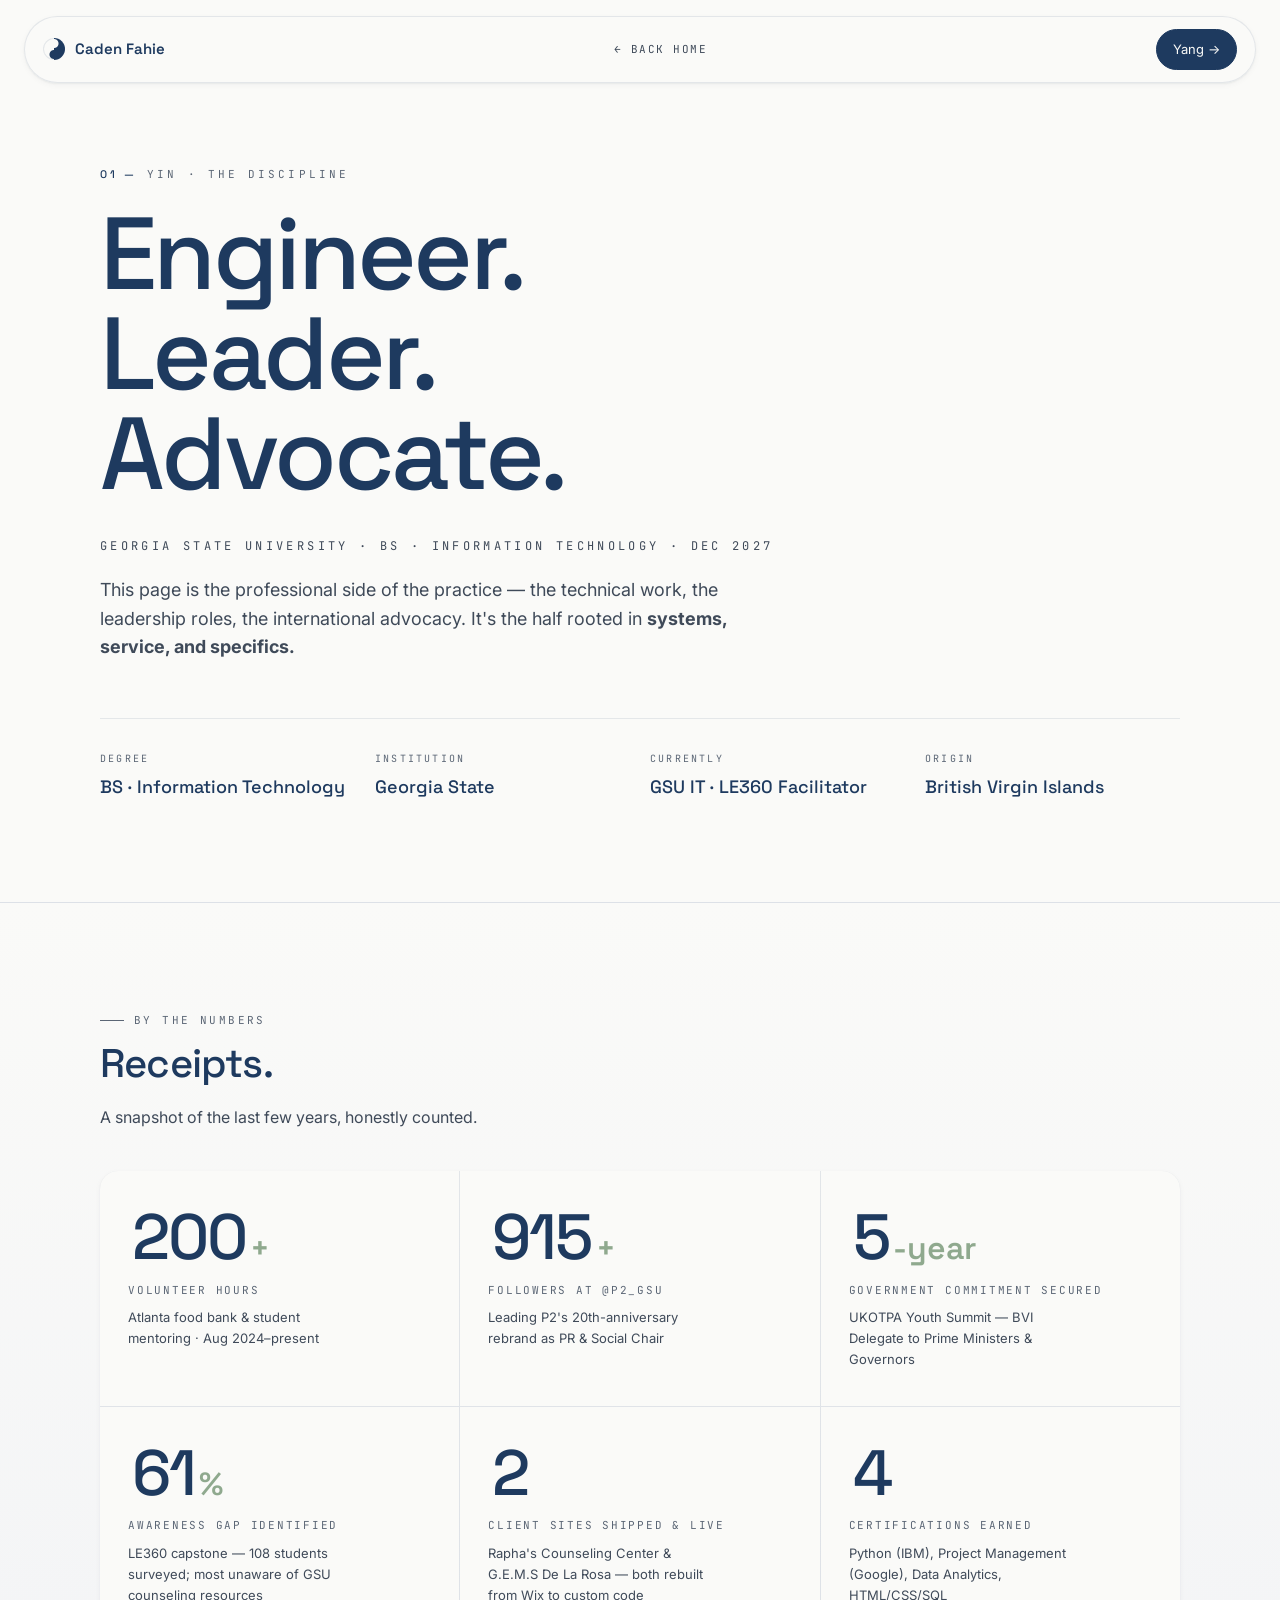
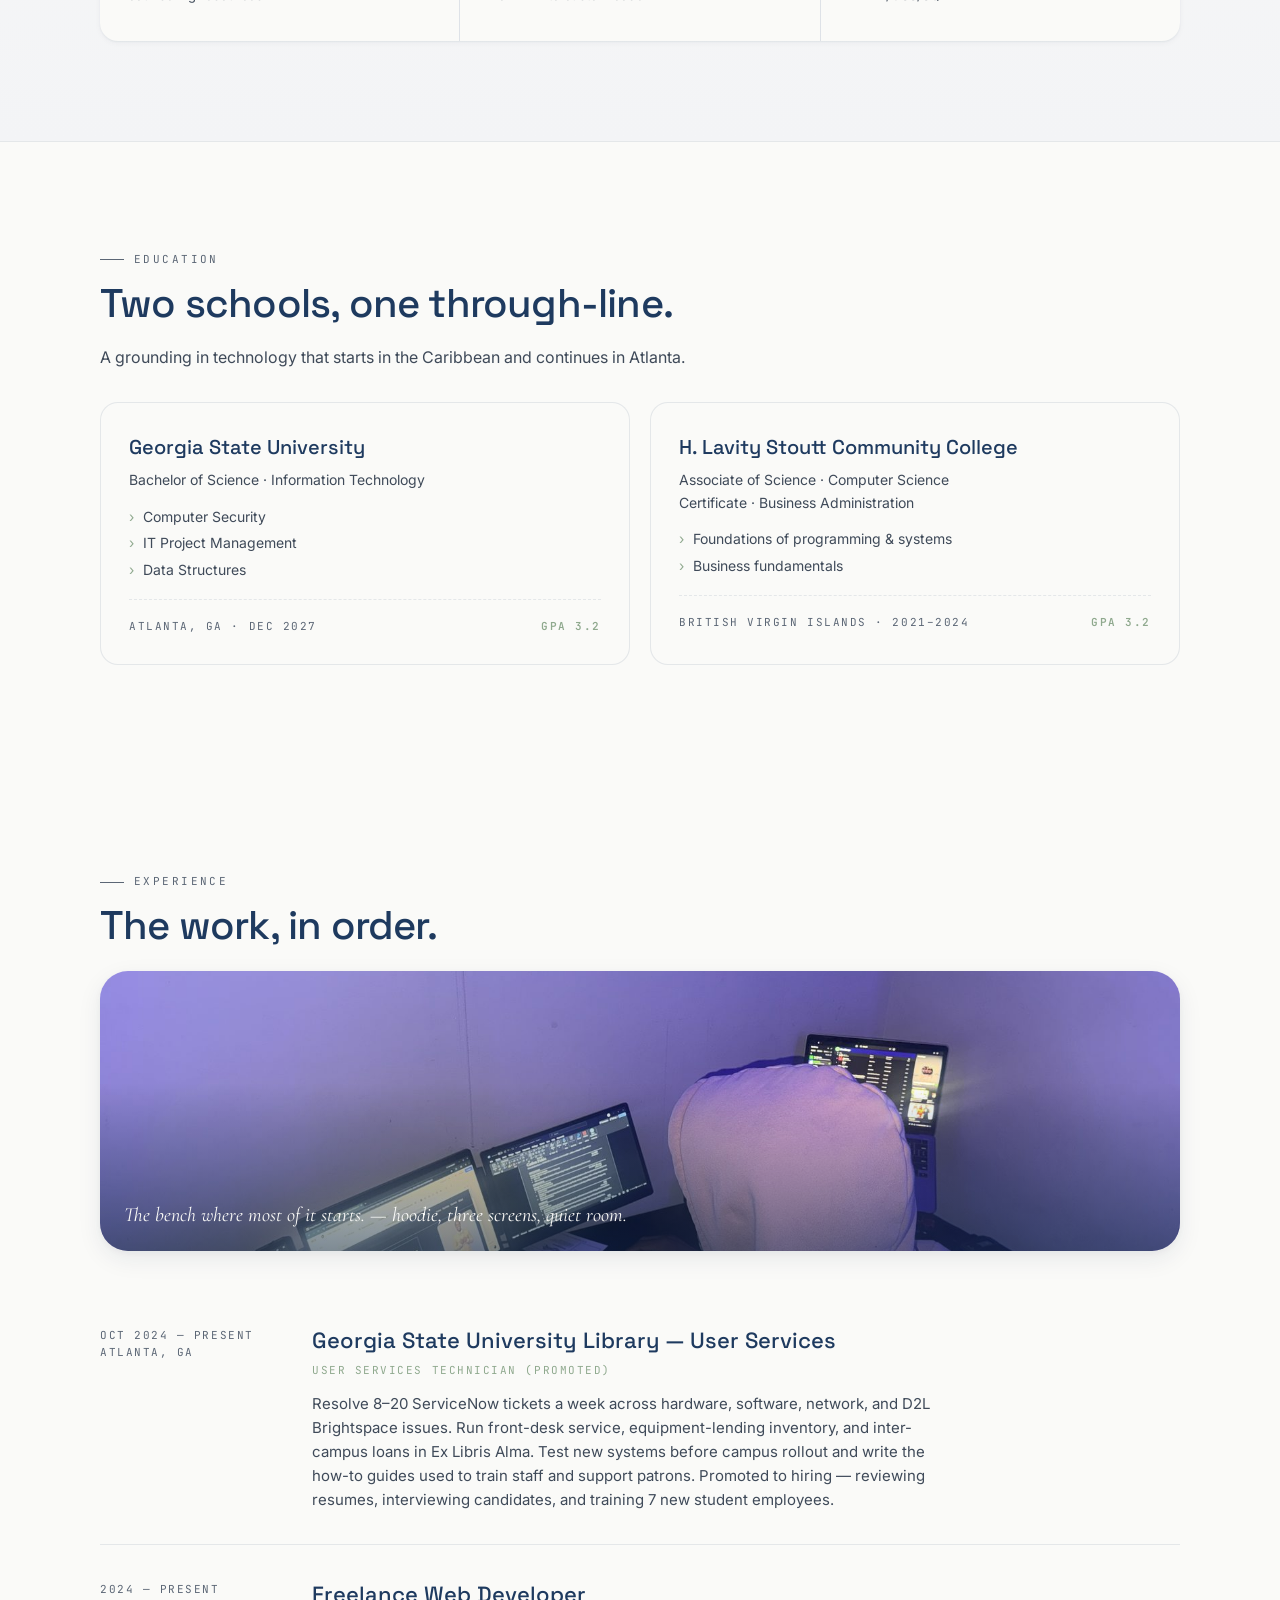
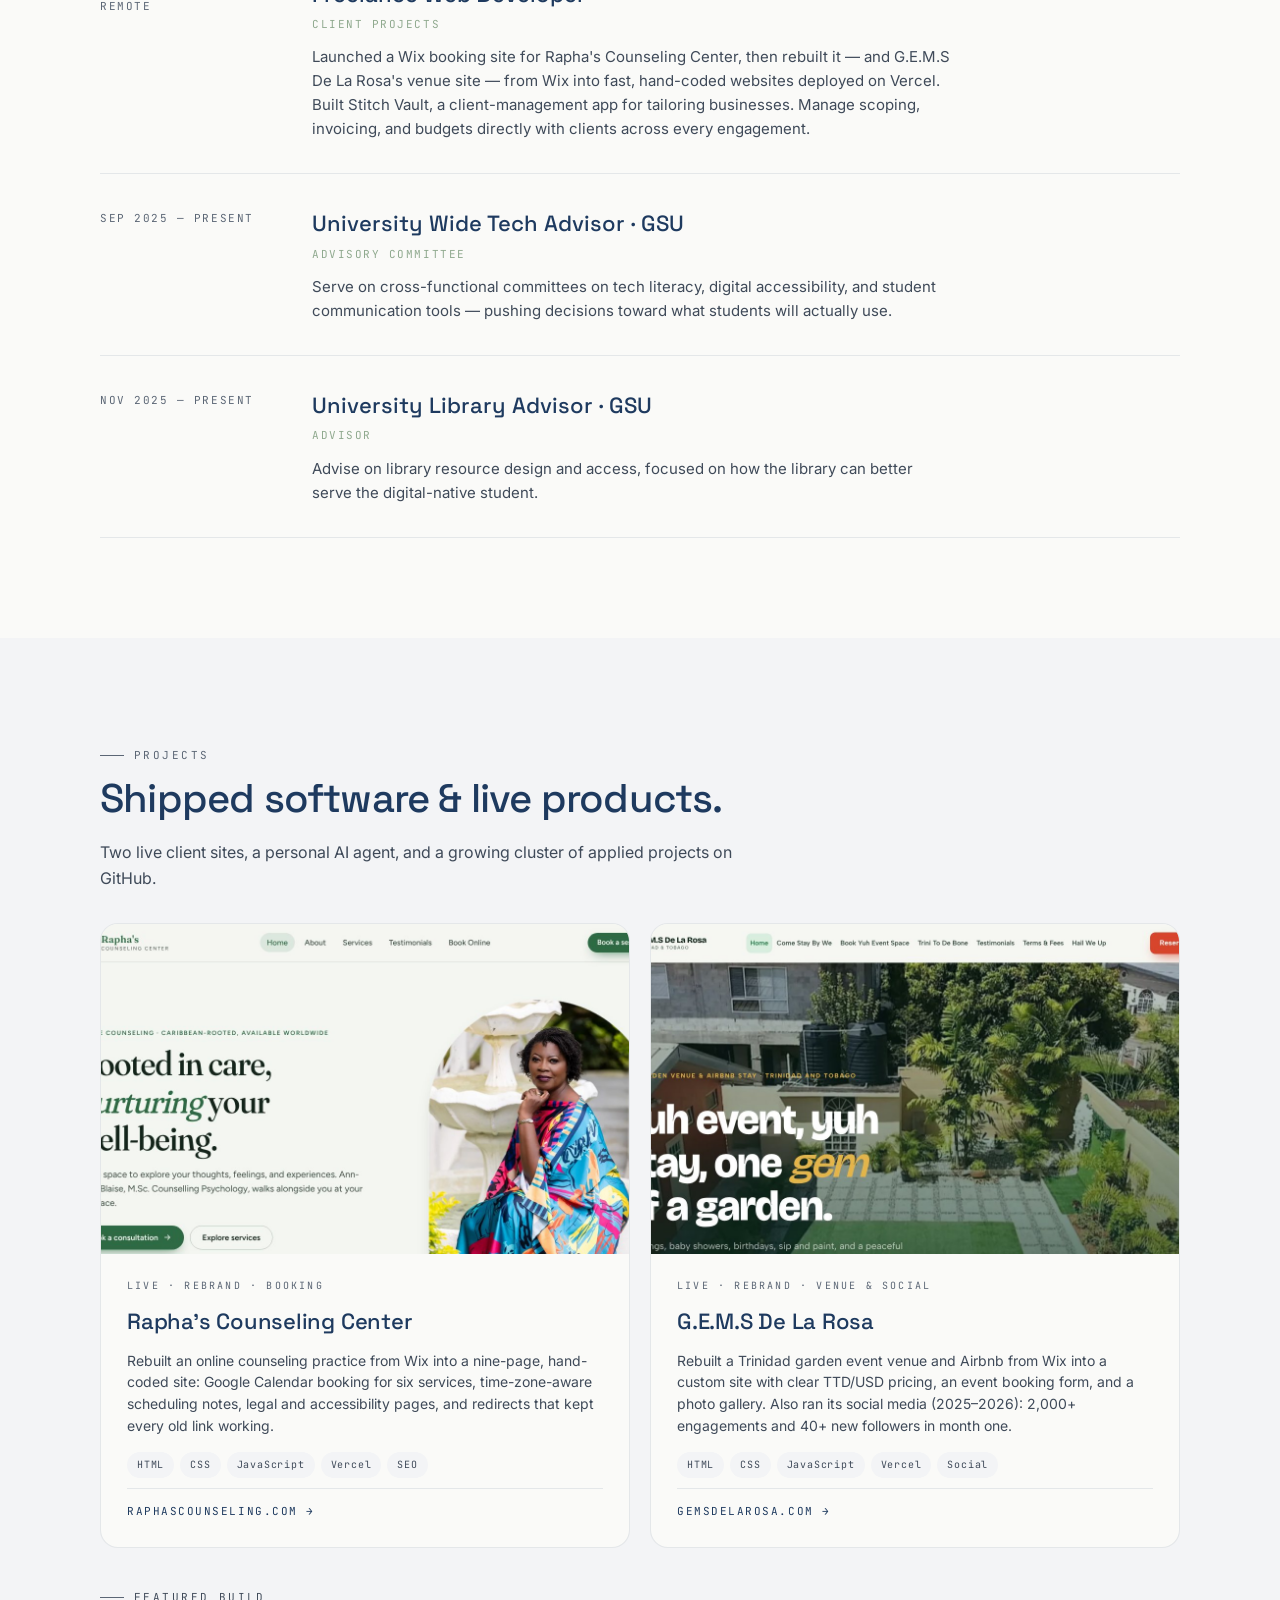
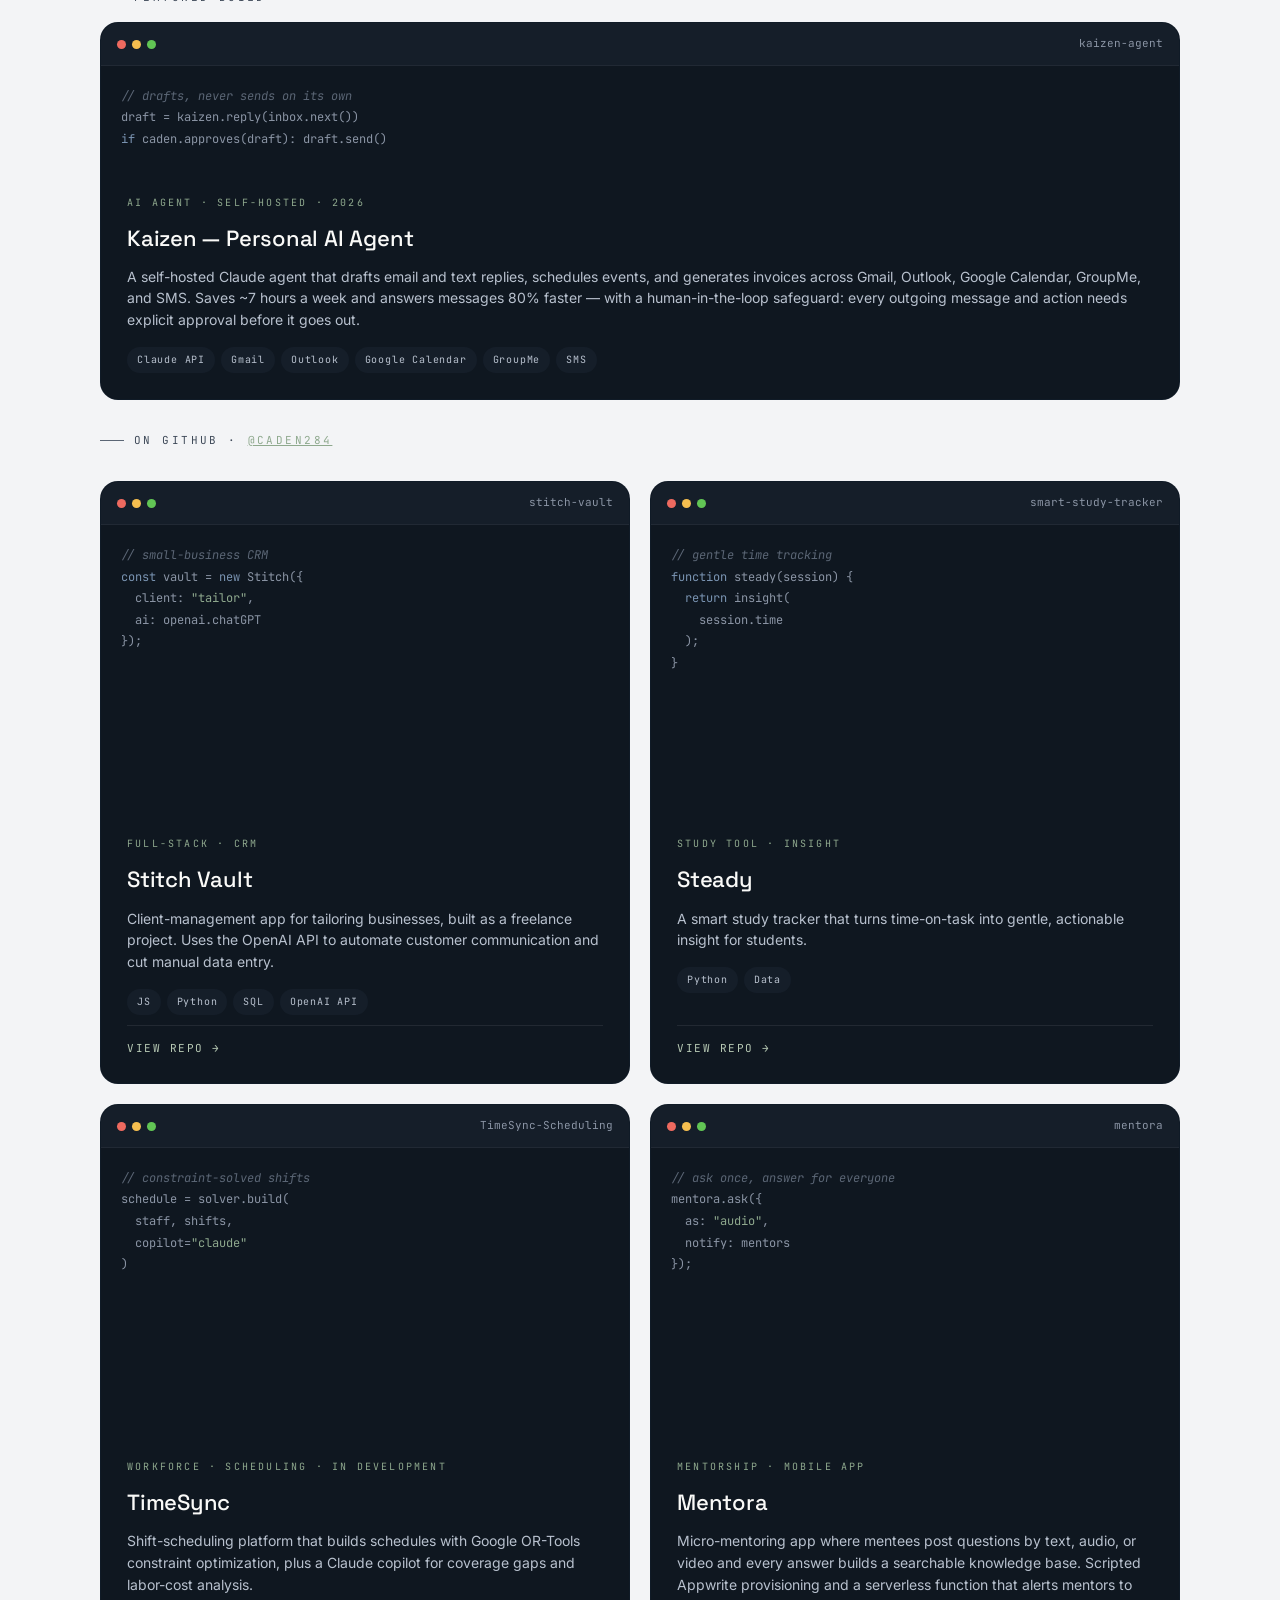
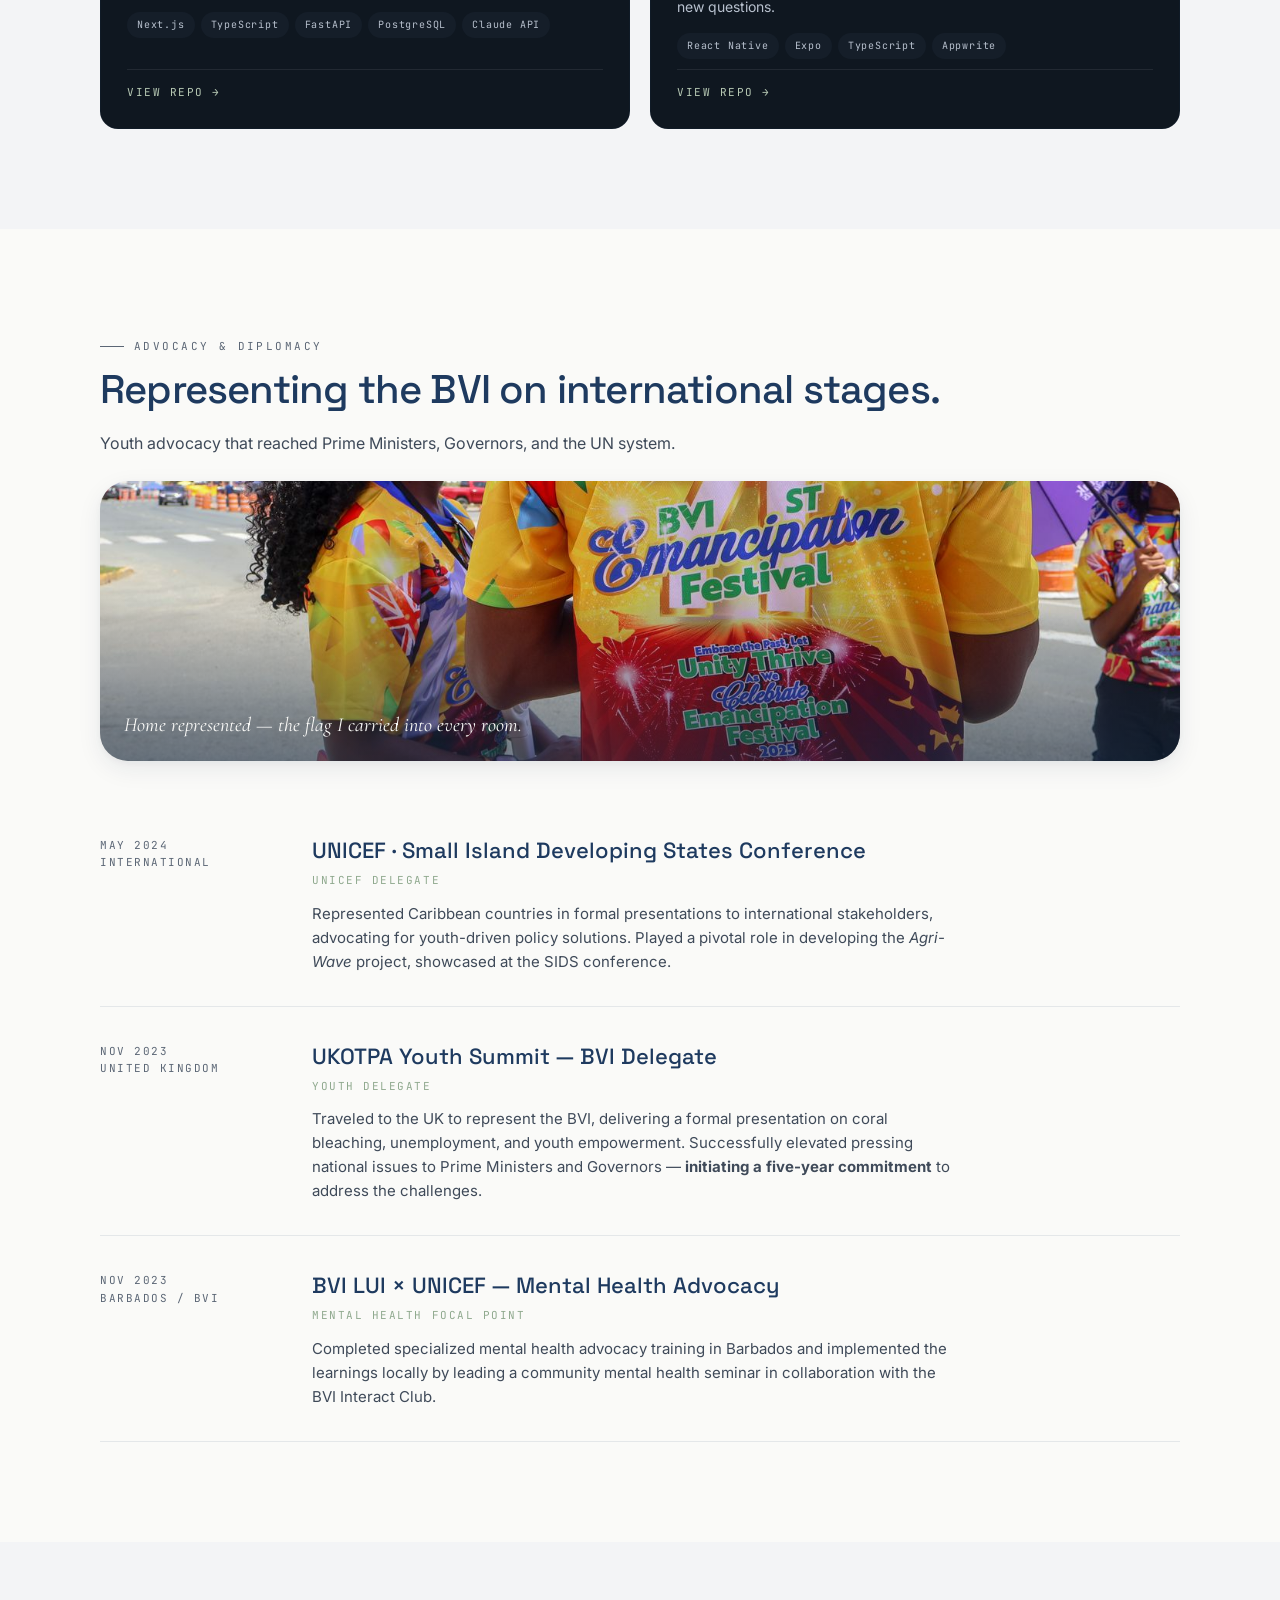
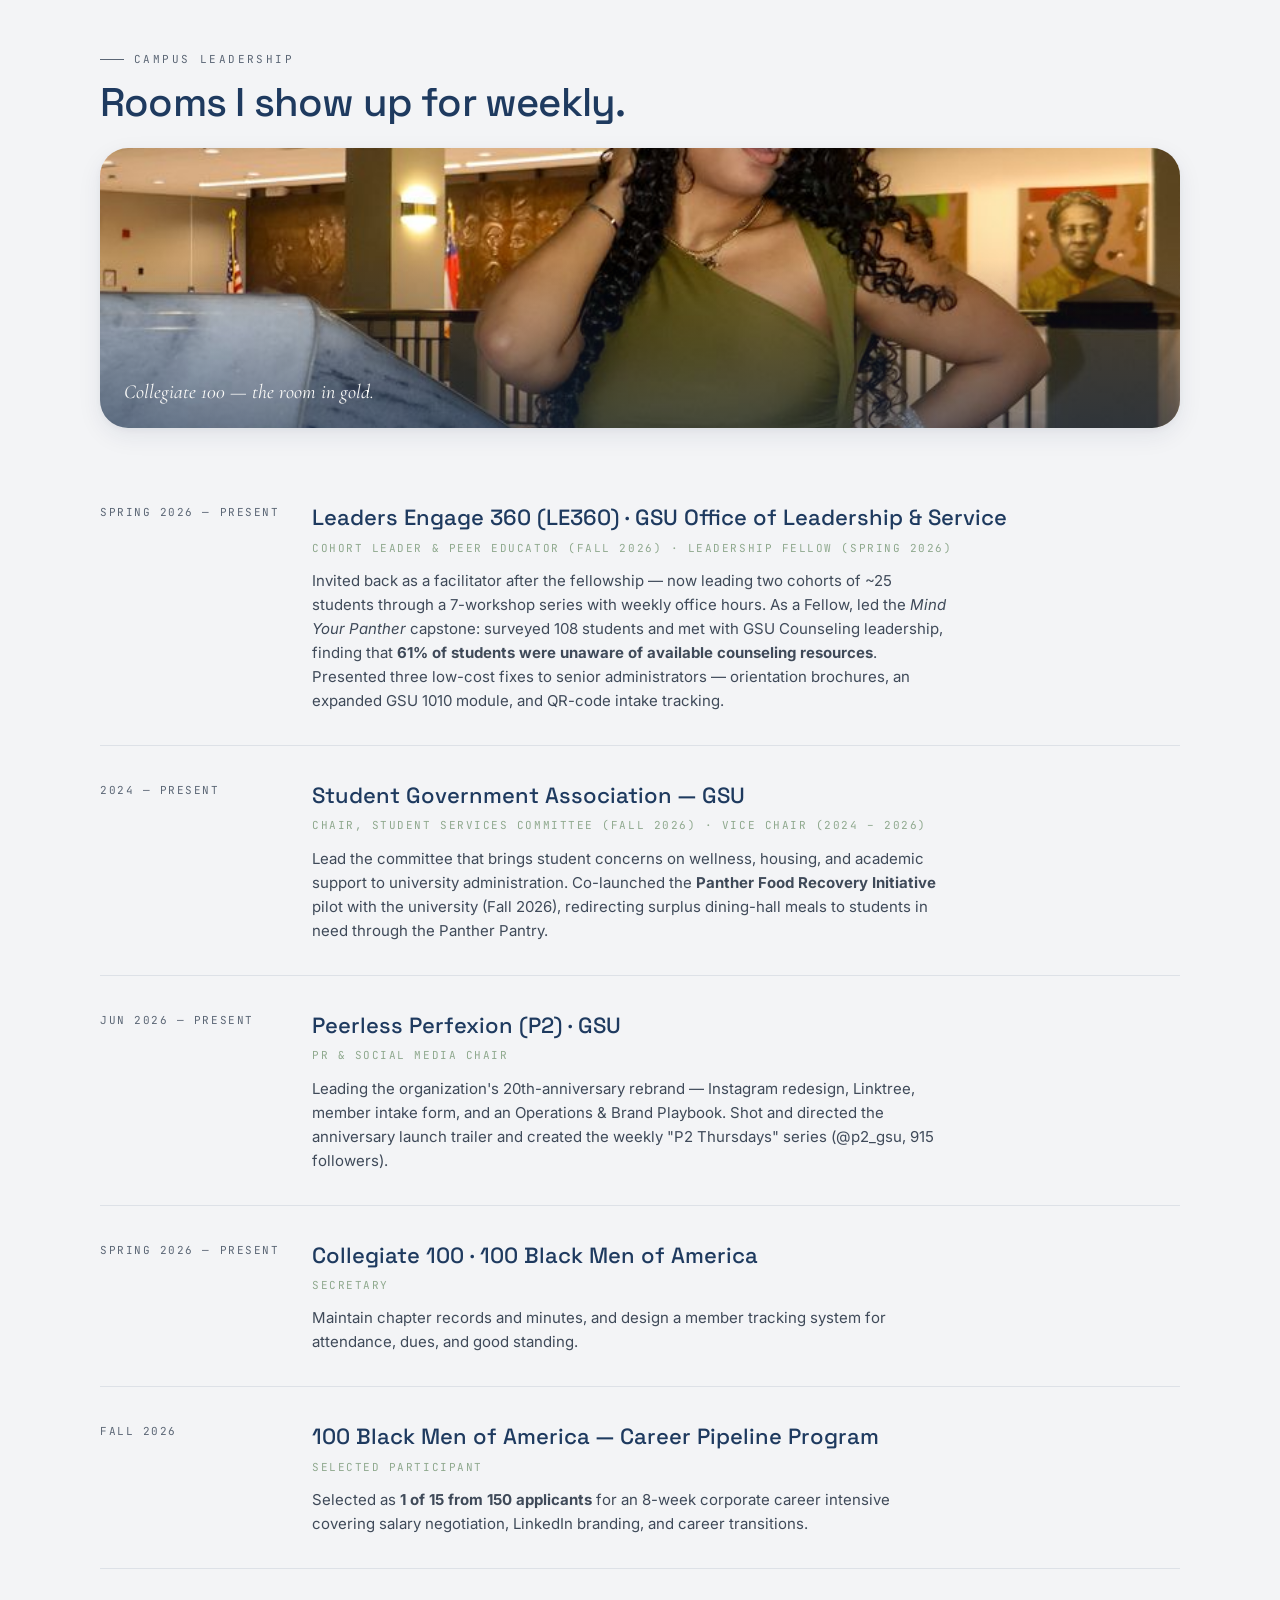
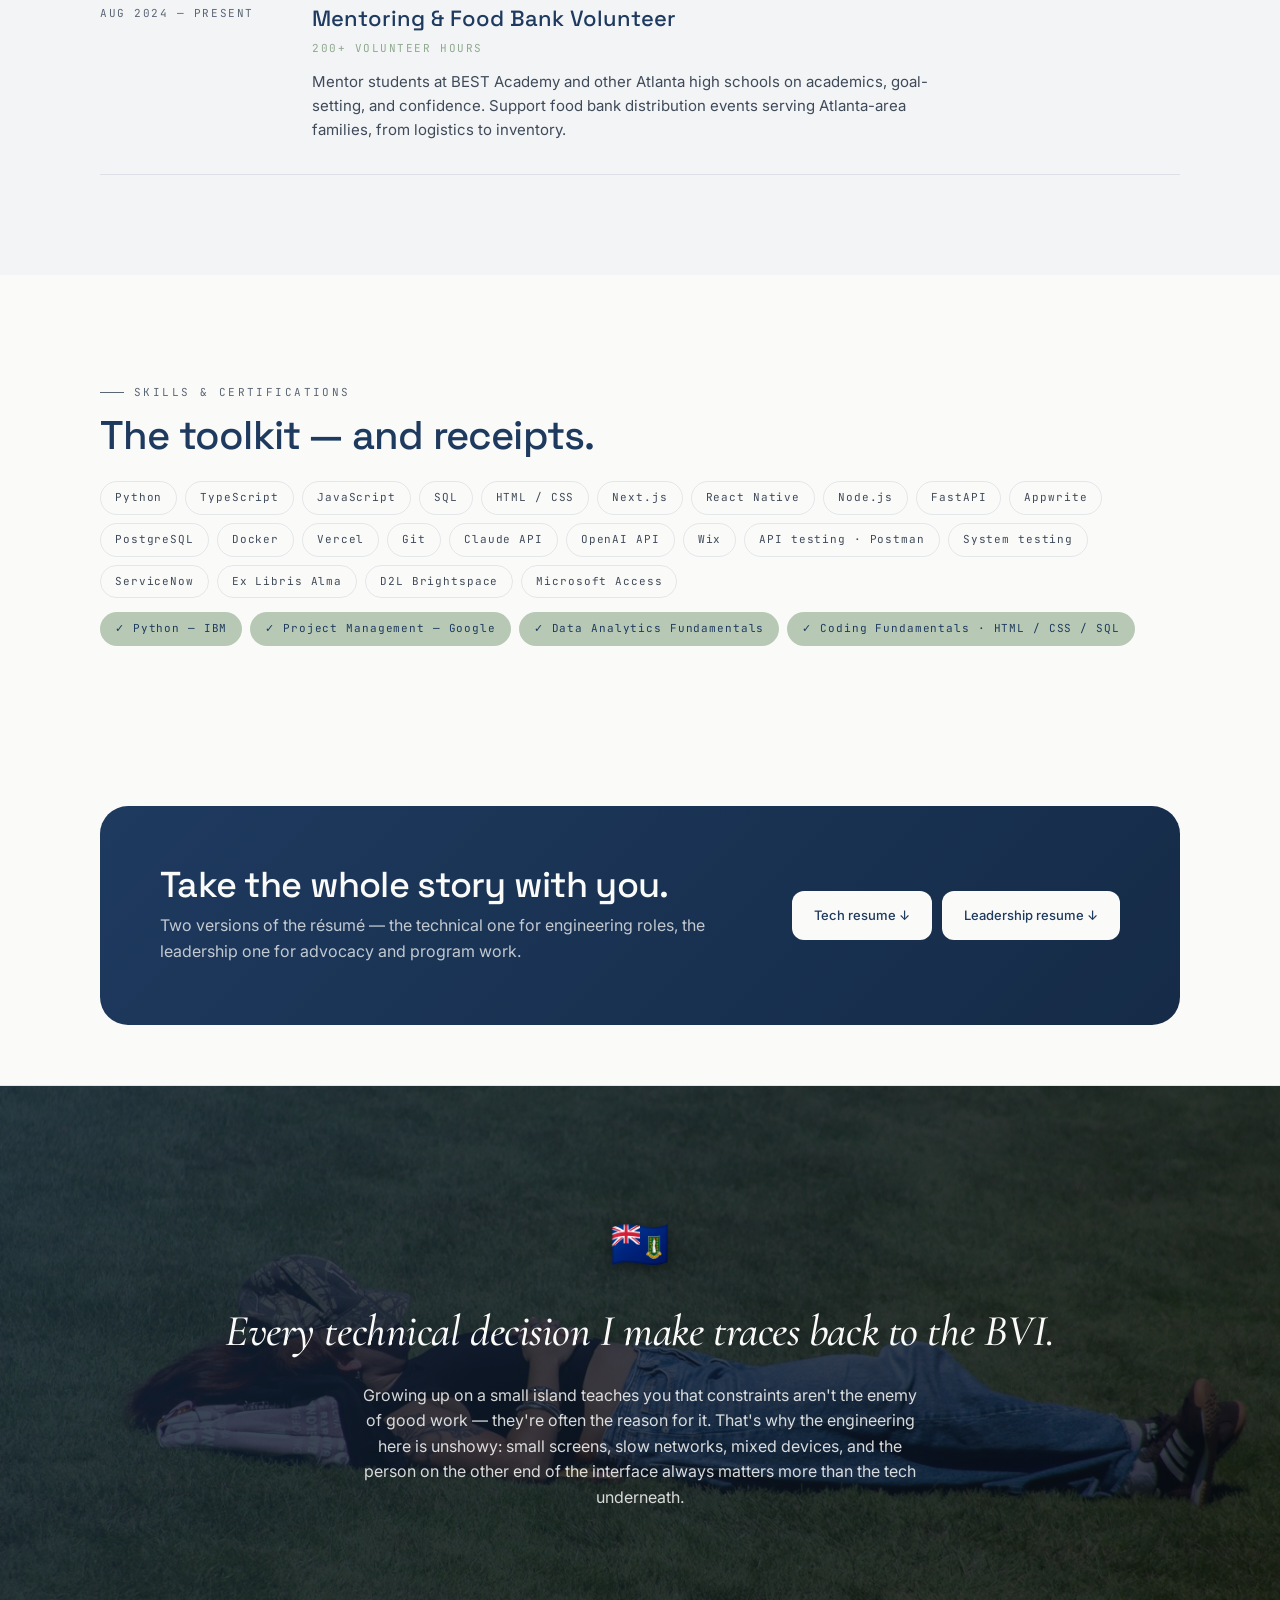
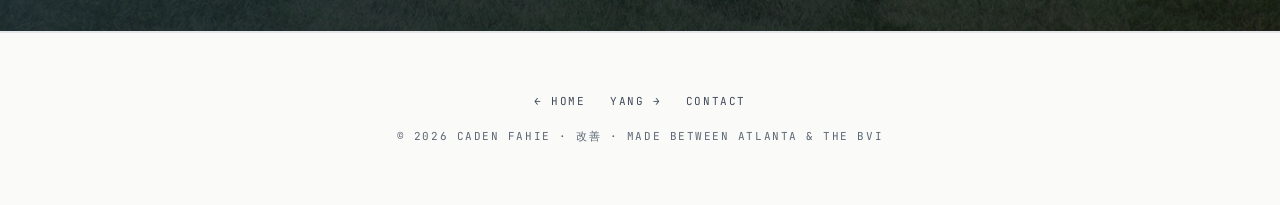
<file: yin.html>
<!DOCTYPE html>
<html lang="en">
<head>
<meta charset="UTF-8" />
<meta name="viewport" content="width=device-width, initial-scale=1.0" />
<title>Yin — Caden Fahie · Engineer · Leader · Advocate</title>
<meta name="description" content="Yin — the engineering, leadership, and advocacy half of Caden Fahie's practice. Bachelor of Science in Information Technology at Georgia State. Rooted in the British Virgin Islands." />
<link rel="icon" type="image/png" sizes="32x32" href="favicon-32.png" />
<link rel="icon" type="image/png" sizes="512x512" href="favicon-512.png" />
<link rel="apple-touch-icon" href="apple-touch-icon.png" />
<meta property="og:title" content="Yin — Caden Fahie" />
<meta property="og:description" content="Engineer. Leader. Advocate." />
<meta property="og:image" content="https://kaizenwebiste.vercel.app/og-image.jpg" />
<meta property="og:type" content="website" />
<link rel="preconnect" href="https://fonts.googleapis.com">
<link rel="preconnect" href="https://fonts.gstatic.com" crossorigin>
<link href="https://fonts.googleapis.com/css2?family=Space+Grotesk:wght@300;400;500;600;700&family=Inter:wght@300;400;500;600;700&family=JetBrains+Mono:wght@400;500&family=Cormorant+Garamond:ital,wght@0,300;0,400;0,500;0,600;1,400&display=swap" rel="stylesheet">
<style>
:root{
  --warm-white:#FAFAF8; --light-gray:#F3F4F6; --mist:#E9ECF1;
  --slate:#3F4A59; --slate-soft:#5B6675; --navy:#1E3A5F; --navy-deep:#152B47;
  --sage:#8FA98E; --sage-soft:#B7C9B4; --muted-blue:#7A94B2; --muted-blue-soft:#B9C7D8;
  --ink:#1A1F27; --line:rgba(30,58,95,.10);
  --yin-serif:"Space Grotesk","IBM Plex Sans",system-ui,sans-serif;
  --yin-mono:"JetBrains Mono",ui-monospace,monospace;
  --yin-body:"Inter",system-ui,sans-serif;
  --yang-serif:"Cormorant Garamond",Georgia,serif;
  --radius:18px; --radius-lg:28px;
  --shadow-sm:0 1px 2px rgba(21,43,71,.06),0 2px 6px rgba(21,43,71,.04);
  --shadow:0 8px 24px rgba(21,43,71,.08),0 2px 6px rgba(21,43,71,.04);
  --shadow-lg:0 24px 60px rgba(21,43,71,.14);
}
[data-theme="dark"]{
  --warm-white:#0F1720; --light-gray:#161F2A; --slate:#C4CBD6; --slate-soft:#8B95A5;
  --navy:#E8ECF3; --navy-deep:#F5F7FB; --ink:#F5F7FB; --line:rgba(255,255,255,.08);
}
*{box-sizing:border-box;margin:0;padding:0;}
html{scroll-behavior:smooth;}
body{font-family:var(--yin-body);color:var(--ink);background:var(--warm-white);line-height:1.6;-webkit-font-smoothing:antialiased;overflow-x:hidden;}
a{color:inherit;text-decoration:none;cursor:pointer;}
img{max-width:100%;display:block;}
button{font-family:inherit;cursor:pointer;border:none;background:none;}

.container{width:min(1080px,calc(100% - 48px));margin-inline:auto;}
.eyebrow{font-family:var(--yin-mono);font-size:11px;letter-spacing:.22em;text-transform:uppercase;color:var(--slate-soft);display:inline-flex;align-items:center;gap:10px;}
.eyebrow::before{content:"";width:24px;height:1px;background:var(--slate-soft);}

.nav{position:fixed;inset:16px 24px auto 24px;z-index:60;display:flex;align-items:center;justify-content:space-between;padding:12px 18px;background:rgba(250,250,248,.75);backdrop-filter:saturate(180%) blur(18px);border:1px solid var(--line);border-radius:999px;box-shadow:var(--shadow-sm);}
[data-theme="dark"] .nav{background:rgba(15,23,32,.75);}
.brand{font-family:var(--yin-serif);font-weight:600;font-size:15px;display:flex;gap:10px;align-items:center;color:var(--navy);}
.brand .dot{width:22px;height:22px;border-radius:999px;background:conic-gradient(from 0deg,var(--navy) 0 50%,var(--warm-white) 0 100%);position:relative;box-shadow:inset 0 0 0 1px var(--line);}
.brand .dot::after{content:"";position:absolute;inset:0;border-radius:999px;background:radial-gradient(circle at 50% 25%,var(--warm-white) 4px,transparent 5px),radial-gradient(circle at 50% 75%,var(--navy) 4px,transparent 5px);}
.nav-back{font-family:var(--yin-mono);font-size:11px;letter-spacing:.14em;text-transform:uppercase;color:var(--slate);padding:8px 14px;border-radius:999px;transition:.2s;}
.nav-back:hover{background:var(--light-gray);color:var(--navy);}
.nav-cta{display:flex;gap:8px;align-items:center;}
.pill{padding:9px 16px;border-radius:999px;font-size:13px;border:1px solid var(--line);color:var(--navy);background:var(--warm-white);transition:.2s;}
.pill.solid{background:var(--navy);color:var(--warm-white);border-color:var(--navy);}
.pill.solid:hover{background:var(--navy-deep);}

.scroll-bar{position:fixed;top:0;left:0;right:0;height:2px;z-index:100;pointer-events:none;}
.scroll-bar span{display:block;height:100%;width:0;background:linear-gradient(90deg,var(--sage),var(--navy),var(--muted-blue));transition:width .12s linear;}

/* Yin hero */
.yin-hero{padding:160px 0 100px;position:relative;}
.yin-hero .marker{font-family:var(--yin-mono);font-size:11px;letter-spacing:.28em;color:var(--slate-soft);text-transform:uppercase;margin-bottom:20px;display:inline-flex;align-items:center;gap:10px;}
.yin-hero .marker::before{content:"01 —";font-family:var(--yin-serif);font-weight:500;color:var(--navy);}
.yin-hero h1{font-family:var(--yin-serif);font-size:clamp(52px,8vw,110px);line-height:.98;letter-spacing:-.035em;color:var(--navy);font-weight:500;}
.yin-hero h1 .stack{display:block;}
.yin-hero .subtitle{font-family:var(--yin-mono);font-size:12px;letter-spacing:.28em;text-transform:uppercase;color:var(--slate);margin:32px 0 20px;}
.yin-hero p.lead{max-width:640px;color:var(--slate);font-size:18px;}
.yin-hero .facts{display:grid;grid-template-columns:repeat(4,1fr);gap:20px;margin-top:56px;padding-top:32px;border-top:1px solid var(--line);}
.yin-hero .fact{}
.yin-hero .fact .k{font-family:var(--yin-mono);font-size:10px;letter-spacing:.22em;text-transform:uppercase;color:var(--slate-soft);}
.yin-hero .fact .v{font-family:var(--yin-serif);color:var(--navy);font-size:18px;font-weight:500;margin-top:6px;}
@media (max-width:820px){ .yin-hero .facts{grid-template-columns:repeat(2,1fr);} }

/* Sections */
.section{padding:100px 0;}
.section-title{font-family:var(--yin-serif);font-size:clamp(28px,3.5vw,40px);letter-spacing:-.02em;line-height:1.05;font-weight:500;color:var(--navy);margin:14px 0 20px;}
.section-sub{color:var(--slate);max-width:640px;font-size:16px;}

/* Education card */
.edu{display:grid;grid-template-columns:1fr 1fr;gap:20px;margin-top:32px;}
.edu-card{padding:28px;border:1px solid var(--line);border-radius:var(--radius);background:var(--warm-white);}
.edu-card h4{font-family:var(--yin-serif);font-size:20px;font-weight:500;color:var(--navy);}
.edu-card .prog{color:var(--slate);margin-top:6px;font-size:14px;}
.edu-card .meta{display:flex;justify-content:space-between;font-family:var(--yin-mono);font-size:11px;color:var(--slate-soft);letter-spacing:.14em;text-transform:uppercase;margin-top:18px;padding-top:18px;border-top:1px dashed var(--line);}
.edu-card .gpa{color:var(--sage);font-weight:600;}
.edu-card ul{margin-top:14px;color:var(--slate);font-size:14px;list-style:none;}
.edu-card ul li{padding-left:14px;position:relative;margin-bottom:4px;}
.edu-card ul li::before{content:"›";position:absolute;left:0;color:var(--sage);}
@media (max-width:820px){ .edu{grid-template-columns:1fr;} }

/* Experience list */
.exp-list{margin-top:32px;}
.exp-item{padding:32px 0;border-bottom:1px solid var(--line);display:grid;grid-template-columns:180px 1fr;gap:32px;}
.exp-item .when{font-family:var(--yin-mono);font-size:11px;letter-spacing:.14em;color:var(--slate-soft);text-transform:uppercase;padding-top:4px;}
.exp-item h4{font-family:var(--yin-serif);font-size:22px;font-weight:500;color:var(--navy);}
.exp-item .role{font-family:var(--yin-mono);font-size:11px;letter-spacing:.14em;color:var(--sage);text-transform:uppercase;margin:4px 0 12px;}
.exp-item p{color:var(--slate);font-size:15px;max-width:640px;}
.exp-item ul{margin-top:10px;color:var(--slate);font-size:14px;list-style:none;}
.exp-item ul li{padding-left:14px;position:relative;margin-bottom:4px;}
.exp-item ul li::before{content:"·";position:absolute;left:0;color:var(--sage);}
@media (max-width:820px){ .exp-item{grid-template-columns:1fr;gap:8px;} }

/* Chip rows */
.chips{display:flex;flex-wrap:wrap;gap:8px;margin-top:24px;}
.chip{padding:7px 14px;border-radius:999px;border:1px solid var(--line);font-family:var(--yin-mono);font-size:11px;letter-spacing:.08em;color:var(--slate);}
.chip.done{background:var(--sage-soft);color:var(--navy);border-color:transparent;}
.chip.wip{background:var(--muted-blue-soft);color:var(--navy);border-color:transparent;}

/* Resume CTA */
.resume-band{padding:60px;border-radius:var(--radius-lg);background:linear-gradient(135deg,var(--navy),var(--navy-deep));color:var(--warm-white);display:grid;grid-template-columns:1fr auto;gap:32px;align-items:center;margin:60px 0;}
[data-theme="dark"] .resume-band{background:linear-gradient(135deg,var(--light-gray),#0A121B);}
.resume-band h3{font-family:var(--yin-serif);font-size:clamp(24px,3vw,36px);font-weight:500;letter-spacing:-.02em;line-height:1.1;}
.resume-band p{opacity:.75;margin-top:8px;}
.resume-band .btns{display:flex;gap:10px;}
.resume-band .btn{padding:14px 22px;border-radius:12px;font-size:13px;background:var(--warm-white);color:var(--navy);font-weight:500;transition:.2s;display:inline-flex;align-items:center;gap:8px;}
.resume-band .btn:hover{transform:translateY(-2px);}
@media (max-width:820px){ .resume-band{grid-template-columns:1fr;padding:36px;} }

/* BVI callout */
.bvi{padding:80px 0;background:linear-gradient(135deg,var(--mist),var(--muted-blue-soft));text-align:center;border-top:1px solid var(--line);border-bottom:1px solid var(--line);}
[data-theme="dark"] .bvi{background:linear-gradient(135deg,#131C26,#1A2432);}
.bvi .flag{font-size:48px;margin-bottom:14px;}
.bvi h3{font-family:var(--yang-serif);font-style:italic;font-size:clamp(28px,3.5vw,44px);color:var(--navy);font-weight:500;letter-spacing:-.01em;}
.bvi p{color:var(--slate);max-width:560px;margin:16px auto 0;}

/* Footer */
.footer{padding:60px 0;border-top:1px solid var(--line);color:var(--slate-soft);font-family:var(--yin-mono);font-size:11px;letter-spacing:.14em;text-transform:uppercase;text-align:center;}
.footer a{color:var(--slate);padding:0 8px;}
.footer a:hover{color:var(--navy);}

.reveal{opacity:0;transform:translateY(24px);transition:opacity .8s ease,transform .8s cubic-bezier(.2,.9,.3,1);}
.reveal.in{opacity:1;transform:none;}

/* ====== By The Numbers ====== */
.numbers{padding:100px 0;background:linear-gradient(180deg,var(--warm-white),var(--light-gray));border-top:1px solid var(--line);border-bottom:1px solid var(--line);}
[data-theme="dark"] .numbers{background:linear-gradient(180deg,#0F1720,#131C26);}
.numbers-head{max-width:640px;margin-bottom:40px;}
.stats{display:grid;grid-template-columns:repeat(3,1fr);gap:1px;background:var(--line);border-radius:var(--radius);overflow:hidden;box-shadow:var(--shadow-sm);}
.stat{background:var(--warm-white);padding:36px 28px;position:relative;transition:.3s;}
[data-theme="dark"] .stat{background:#0F1720;}
.stat:hover{background:var(--light-gray);}
[data-theme="dark"] .stat:hover{background:#161F2A;}
.stat .num{
  font-family:var(--yin-serif);font-size:clamp(44px,5vw,64px);font-weight:500;
  color:var(--navy);letter-spacing:-.03em;line-height:.95;display:flex;align-items:baseline;gap:4px;
}
.stat .num .suffix{font-size:.5em;color:var(--sage);font-weight:600;letter-spacing:0;}
.stat .num[data-target]::before{content:attr(data-display);}
.stat .label{
  font-family:var(--yin-mono);font-size:11px;letter-spacing:.16em;
  text-transform:uppercase;color:var(--slate-soft);margin-top:14px;
}
.stat .detail{color:var(--slate);font-size:13px;margin-top:8px;max-width:220px;}
@media (max-width:820px){ .stats{grid-template-columns:repeat(2,1fr);} }
@media (max-width:560px){ .stats{grid-template-columns:1fr;} }

/* ====== Project cards with thumbnails ====== */
.projects-grid{display:grid;grid-template-columns:1fr 1fr;gap:20px;margin-top:32px;}
.proj{
  background:var(--warm-white);border:1px solid var(--line);border-radius:var(--radius);
  overflow:hidden;transition:.3s cubic-bezier(.2,.9,.3,1);display:flex;flex-direction:column;
}
[data-theme="dark"] .proj{background:#161F2A;}
.proj:hover{transform:translateY(-4px);box-shadow:var(--shadow);}
.proj .thumb{aspect-ratio:16/10;background:var(--paper);overflow:hidden;position:relative;}
[data-theme="dark"] .proj .thumb{background:#0F1720;}
.proj .thumb img{width:100%;height:100%;object-fit:cover;transition:.5s;}
.proj:hover .thumb img{transform:scale(1.04);}
.proj-body{padding:24px 26px 26px;flex:1;display:flex;flex-direction:column;gap:10px;}
.proj-body .kind{font-family:var(--yin-mono);font-size:10px;letter-spacing:.22em;text-transform:uppercase;color:var(--slate-soft);}
.proj-body h4{font-family:var(--yin-serif);font-size:22px;font-weight:500;color:var(--navy);letter-spacing:-.01em;}
.proj-body p{color:var(--slate);font-size:14px;line-height:1.55;}
.proj-body .tags{display:flex;flex-wrap:wrap;gap:6px;margin-top:6px;}
.proj-body .tag{padding:5px 10px;border-radius:999px;background:var(--light-gray);color:var(--slate);font-family:var(--yin-mono);font-size:10px;letter-spacing:.08em;}
[data-theme="dark"] .proj-body .tag{background:#0F1720;color:var(--slate);}
.proj-body .link{font-family:var(--yin-mono);font-size:11px;letter-spacing:.14em;text-transform:uppercase;color:var(--navy);margin-top:auto;padding-top:14px;border-top:1px solid var(--line);display:inline-flex;align-items:center;gap:8px;transition:gap .2s;}
.proj:hover .link{gap:14px;}

/* Code-style project card (dark, VS Code-inspired) */
.proj.code{background:#0F1720;color:var(--warm-white);}
[data-theme="dark"] .proj.code{background:#0A121B;}
.proj.code .thumb{
  aspect-ratio:16/10;padding:0;background:#0F1720;
  display:flex;flex-direction:column;
}
.proj.code .code-head{
  display:flex;align-items:center;gap:6px;padding:12px 16px;
  background:#151E29;border-bottom:1px solid rgba(255,255,255,.05);
}
.proj.code .code-head span.dot{width:9px;height:9px;border-radius:999px;display:inline-block;}
.proj.code .code-head .r{background:#EE6A5F;}
.proj.code .code-head .y{background:#F5BE4F;}
.proj.code .code-head .g{background:#61C554;}
.proj.code .code-head .file{margin-left:auto;font-family:var(--yin-mono);font-size:11px;color:#8B95A5;}
.proj.code .code-lines{padding:20px;font-family:var(--yin-mono);font-size:12px;line-height:1.8;color:#8B95A5;flex:1;}
.proj.code .code-lines .k{color:#7A94B2;}
.proj.code .code-lines .s{color:#8FA98E;}
.proj.code .code-lines .c{color:#5B6675;font-style:italic;}
.proj.code .proj-body{background:#0F1720;}
.proj.code .proj-body h4{color:#FAFAF8;}
.proj.code .proj-body p{color:#B8C1CE;}
.proj.code .proj-body .kind{color:#8FA98E;}
.proj.code .proj-body .tag{background:#151E29;color:#B8C1CE;}
.proj.code .proj-body .link{color:#B7C9B4;border-color:rgba(255,255,255,.08);}
.proj.code:hover .proj-body .link{color:#FAFAF8;}

@media (max-width:720px){ .projects-grid{grid-template-columns:1fr;} }

/* ====== Section header photo ====== */
.section-photo{
  position:relative;height:280px;margin:24px 0 40px;
  border-radius:var(--radius-lg);overflow:hidden;box-shadow:var(--shadow);
}
.section-photo img{width:100%;height:100%;object-fit:cover;}
.section-photo::after{content:"";position:absolute;inset:0;background:linear-gradient(180deg,transparent 40%,rgba(21,43,71,.55));}
.section-photo .plate{
  position:absolute;left:24px;bottom:20px;right:24px;
  color:var(--warm-white);font-family:var(--yang-serif);font-style:italic;font-size:20px;z-index:2;
}
[data-theme="dark"] .section-photo .plate{color:#FAFAF8;}

/* ====== BVI callout with photo background ====== */
.bvi.photo-bg{
  background:none;padding:120px 0;position:relative;overflow:hidden;
  border-top:1px solid var(--line);border-bottom:1px solid var(--line);
}
.bvi.photo-bg::before{
  content:"";position:absolute;inset:0;
  background:url("port-photo-15.jpg") center/cover no-repeat;
  filter:brightness(.35) saturate(.9);z-index:0;
}
[data-theme="dark"] .bvi.photo-bg::before{filter:brightness(.28) saturate(.9);}
.bvi.photo-bg::after{
  content:"";position:absolute;inset:0;
  background:linear-gradient(135deg,rgba(30,58,95,.55),rgba(15,23,32,.35));z-index:0;
}
.bvi.photo-bg > .container{position:relative;z-index:2;}
.bvi.photo-bg .flag{filter:drop-shadow(0 2px 8px rgba(0,0,0,.4));}
.bvi.photo-bg h3{color:#FAFAF8;}
.bvi.photo-bg p{color:rgba(250,250,248,.85);}

@media (prefers-reduced-motion:reduce){ *{animation:none!important;transition:none!important;} }
</style>
</head>
<body>

<div class="scroll-bar" aria-hidden="true"><span id="scrollBar"></span></div>

<nav class="nav">
  <a href="index.html" class="brand"><span class="dot"></span>Caden Fahie</a>
  <a class="nav-back" href="index.html">← Back home</a>
  <div class="nav-cta">
    <a class="pill solid" href="yang.html">Yang →</a>
  </div>
</nav>

<header class="yin-hero">
  <div class="container">
    <div class="reveal">
      <span class="marker">Yin · The Discipline</span>
      <h1><span class="stack">Engineer.</span><span class="stack">Leader.</span><span class="stack">Advocate.</span></h1>
      <div class="subtitle">Georgia State University · BS · Information Technology · Dec 2027</div>
      <p class="lead">This page is the professional side of the practice — the technical work, the leadership roles, the international advocacy. It's the half rooted in <strong>systems, service, and specifics.</strong></p>
      <div class="facts">
        <div class="fact"><div class="k">Degree</div><div class="v">BS · Information Technology</div></div>
        <div class="fact"><div class="k">Institution</div><div class="v">Georgia State</div></div>
        <div class="fact"><div class="k">Currently</div><div class="v">GSU IT · LE360 Facilitator</div></div>
        <div class="fact"><div class="k">Origin</div><div class="v">British Virgin Islands</div></div>
      </div>
    </div>
  </div>
</header>

<!-- BY THE NUMBERS -->
<section class="numbers">
  <div class="container">
    <div class="reveal numbers-head">
      <span class="eyebrow">By the numbers</span>
      <h2 class="section-title">Receipts.</h2>
      <p class="section-sub">A snapshot of the last few years, honestly counted.</p>
    </div>
    <div class="stats reveal">
      <div class="stat">
        <div class="num" data-target="200"><span class="counter">0</span><span class="suffix">+</span></div>
        <div class="label">Volunteer hours</div>
        <div class="detail">Atlanta food bank &amp; student mentoring · Aug 2024–present</div>
      </div>
      <div class="stat">
        <div class="num" data-target="915"><span class="counter">0</span><span class="suffix">+</span></div>
        <div class="label">Followers at @p2_gsu</div>
        <div class="detail">Leading P2's 20th-anniversary rebrand as PR &amp; Social Chair</div>
      </div>
      <div class="stat">
        <div class="num" data-target="5"><span class="counter">0</span><span class="suffix">-year</span></div>
        <div class="label">Government commitment secured</div>
        <div class="detail">UKOTPA Youth Summit — BVI Delegate to Prime Ministers &amp; Governors</div>
      </div>
      <div class="stat">
        <div class="num" data-target="61"><span class="counter">0</span><span class="suffix">%</span></div>
        <div class="label">Awareness gap identified</div>
        <div class="detail">LE360 capstone — 108 students surveyed; most unaware of GSU counseling resources</div>
      </div>
      <div class="stat">
        <div class="num" data-target="2"><span class="counter">0</span></div>
        <div class="label">Client sites shipped &amp; live</div>
        <div class="detail">Rapha's Counseling Center &amp; G.E.M.S De La Rosa — both rebuilt from Wix to custom code</div>
      </div>
      <div class="stat">
        <div class="num" data-target="4"><span class="counter">0</span></div>
        <div class="label">Certifications earned</div>
        <div class="detail">Python (IBM), Project Management (Google), Data Analytics, HTML/CSS/SQL</div>
      </div>
    </div>
  </div>
</section>

<!-- EDUCATION -->
<section class="section">
  <div class="container reveal">
    <span class="eyebrow">Education</span>
    <h2 class="section-title">Two schools, one through-line.</h2>
    <p class="section-sub">A grounding in technology that starts in the Caribbean and continues in Atlanta.</p>
    <div class="edu">
      <div class="edu-card">
        <h4>Georgia State University</h4>
        <div class="prog">Bachelor of Science · Information Technology</div>
        <ul>
          <li>Computer Security</li>
          <li>IT Project Management</li>
          <li>Data Structures</li>
        </ul>
        <div class="meta"><span>Atlanta, GA · Dec 2027</span><span class="gpa">GPA 3.2</span></div>
      </div>
      <div class="edu-card">
        <h4>H. Lavity Stoutt Community College</h4>
        <div class="prog">Associate of Science · Computer Science<br/>Certificate · Business Administration</div>
        <ul>
          <li>Foundations of programming &amp; systems</li>
          <li>Business fundamentals</li>
        </ul>
        <div class="meta"><span>British Virgin Islands · 2021–2024</span><span class="gpa">GPA 3.2</span></div>
      </div>
    </div>
  </div>
</section>

<!-- EXPERIENCE -->
<section class="section">
  <div class="container reveal">
    <span class="eyebrow">Experience</span>
    <h2 class="section-title">The work, in order.</h2>
    <figure class="section-photo">
      <img src="story-tech.jpg" alt="Multi-monitor workstation — the place the work gets done"/>
      <div class="plate">The bench where most of it starts. — hoodie, three screens, quiet room.</div>
    </figure>
    <div class="exp-list">

      <div class="exp-item">
        <div class="when">Oct 2024 — Present<br/>Atlanta, GA</div>
        <div>
          <h4>Georgia State University Library — User Services</h4>
          <div class="role">User Services Technician (Promoted)</div>
          <p>Resolve 8–20 ServiceNow tickets a week across hardware, software, network, and D2L Brightspace issues. Run front-desk service, equipment-lending inventory, and inter-campus loans in Ex Libris Alma. Test new systems before campus rollout and write the how-to guides used to train staff and support patrons. Promoted to hiring — reviewing resumes, interviewing candidates, and training 7 new student employees.</p>
        </div>
      </div>

      <div class="exp-item">
        <div class="when">2024 — Present<br/>Remote</div>
        <div>
          <h4>Freelance Web Developer</h4>
          <div class="role">Client Projects</div>
          <p>Launched a Wix booking site for Rapha's Counseling Center, then rebuilt it — and G.E.M.S De La Rosa's venue site — from Wix into fast, hand-coded websites deployed on Vercel. Built Stitch Vault, a client-management app for tailoring businesses. Manage scoping, invoicing, and budgets directly with clients across every engagement.</p>
        </div>
      </div>

      <div class="exp-item">
        <div class="when">Sep 2025 — Present</div>
        <div>
          <h4>University Wide Tech Advisor · GSU</h4>
          <div class="role">Advisory Committee</div>
          <p>Serve on cross-functional committees on tech literacy, digital accessibility, and student communication tools — pushing decisions toward what students will actually use.</p>
        </div>
      </div>

      <div class="exp-item">
        <div class="when">Nov 2025 — Present</div>
        <div>
          <h4>University Library Advisor · GSU</h4>
          <div class="role">Advisor</div>
          <p>Advise on library resource design and access, focused on how the library can better serve the digital-native student.</p>
        </div>
      </div>
    </div>
  </div>
</section>

<!-- PROJECTS -->
<section class="section" style="background:var(--light-gray);">
  <div class="container reveal">
    <span class="eyebrow">Projects</span>
    <h2 class="section-title">Shipped software &amp; live products.</h2>
    <p class="section-sub">Two live client sites, a personal AI agent, and a growing cluster of applied projects on GitHub.</p>

    <!-- Live client sites — real screenshots -->
    <div class="projects-grid">
      <a class="proj" href="https://www.raphascounseling.com/" target="_blank" rel="noopener" style="text-decoration:none;color:inherit;">
        <div class="thumb"><img src="site-rapha.jpg" alt="Rapha's Counseling Center homepage screenshot" loading="lazy"/></div>
        <div class="proj-body">
          <span class="kind">Live · Rebrand · Booking</span>
          <h4>Rapha's Counseling Center</h4>
          <p>Rebuilt an online counseling practice from Wix into a nine-page, hand-coded site: Google Calendar booking for six services, time-zone-aware scheduling notes, legal and accessibility pages, and redirects that kept every old link working.</p>
          <div class="tags"><span class="tag">HTML</span><span class="tag">CSS</span><span class="tag">JavaScript</span><span class="tag">Vercel</span><span class="tag">SEO</span></div>
          <span class="link">raphascounseling.com →</span>
        </div>
      </a>
      <a class="proj" href="https://www.gemsdelarosa.com/" target="_blank" rel="noopener" style="text-decoration:none;color:inherit;">
        <div class="thumb"><img src="site-gems.jpg" alt="G.E.M.S De La Rosa homepage screenshot" loading="lazy"/></div>
        <div class="proj-body">
          <span class="kind">Live · Rebrand · Venue &amp; Social</span>
          <h4>G.E.M.S De La Rosa</h4>
          <p>Rebuilt a Trinidad garden event venue and Airbnb from Wix into a custom site with clear TTD/USD pricing, an event booking form, and a photo gallery. Also ran its social media (2025–2026): 2,000+ engagements and 40+ new followers in month one.</p>
          <div class="tags"><span class="tag">HTML</span><span class="tag">CSS</span><span class="tag">JavaScript</span><span class="tag">Vercel</span><span class="tag">Social</span></div>
          <span class="link">gemsdelarosa.com →</span>
        </div>
      </a>
    </div>

    <!-- Featured build — Kaizen agent (self-hosted, no public repo) -->
    <div style="margin-top:32px;">
      <span class="eyebrow" style="color:var(--slate);">Featured build</span>
      <div class="projects-grid" style="margin-top:16px;">
        <div class="proj code" style="grid-column:1/-1;">
          <div class="thumb" style="aspect-ratio:auto;">
            <div class="code-head">
              <span class="dot r"></span><span class="dot y"></span><span class="dot g"></span>
              <span class="file">kaizen-agent</span>
            </div>
            <div class="code-lines">
<span class="c">// drafts, never sends on its own</span><br/>
draft = kaizen.reply(inbox.next())<br/>
<span class="k">if</span> caden.approves(draft): draft.send()
            </div>
          </div>
          <div class="proj-body">
            <span class="kind">AI agent · Self-hosted · 2026</span>
            <h4>Kaizen — Personal AI Agent</h4>
            <p>A self-hosted Claude agent that drafts email and text replies, schedules events, and generates invoices across Gmail, Outlook, Google Calendar, GroupMe, and SMS. Saves ~7 hours a week and answers messages 80% faster — with a human-in-the-loop safeguard: every outgoing message and action needs explicit approval before it goes out.</p>
            <div class="tags"><span class="tag">Claude API</span><span class="tag">Gmail</span><span class="tag">Outlook</span><span class="tag">Google Calendar</span><span class="tag">GroupMe</span><span class="tag">SMS</span></div>
          </div>
        </div>
      </div>
    </div>

    <!-- GitHub code cluster — code-styled cards -->
    <div style="margin-top:32px;">
      <div style="display:flex;align-items:center;gap:12px;margin-bottom:16px;">
        <span class="eyebrow" style="color:var(--slate);">On GitHub · <a href="https://github.com/Caden284" target="_blank" rel="noopener" style="color:var(--sage);text-decoration:underline;">@Caden284</a></span>
      </div>
      <div class="projects-grid">
        <a class="proj code" href="https://github.com/Caden284/stitch-vault" target="_blank" rel="noopener" style="text-decoration:none;">
          <div class="thumb">
            <div class="code-head">
              <span class="dot r"></span><span class="dot y"></span><span class="dot g"></span>
              <span class="file">stitch-vault</span>
            </div>
            <div class="code-lines">
<span class="c">// small-business CRM</span><br/>
<span class="k">const</span> vault = <span class="k">new</span> Stitch({<br/>
&nbsp;&nbsp;client: <span class="s">"tailor"</span>,<br/>
&nbsp;&nbsp;ai: openai.chatGPT<br/>
});
            </div>
          </div>
          <div class="proj-body">
            <span class="kind">Full-stack · CRM</span>
            <h4>Stitch Vault</h4>
            <p>Client-management app for tailoring businesses, built as a freelance project. Uses the OpenAI API to automate customer communication and cut manual data entry.</p>
            <div class="tags"><span class="tag">JS</span><span class="tag">Python</span><span class="tag">SQL</span><span class="tag">OpenAI API</span></div>
            <span class="link">View repo →</span>
          </div>
        </a>

        <a class="proj code" href="https://github.com/Caden284/smart-study-tracker" target="_blank" rel="noopener" style="text-decoration:none;">
          <div class="thumb">
            <div class="code-head">
              <span class="dot r"></span><span class="dot y"></span><span class="dot g"></span>
              <span class="file">smart-study-tracker</span>
            </div>
            <div class="code-lines">
<span class="c">// gentle time tracking</span><br/>
<span class="k">function</span> steady(session) {<br/>
&nbsp;&nbsp;<span class="k">return</span> insight(<br/>
&nbsp;&nbsp;&nbsp;&nbsp;session.time
<br/>&nbsp;&nbsp;);<br/>
}
            </div>
          </div>
          <div class="proj-body">
            <span class="kind">Study tool · Insight</span>
            <h4>Steady</h4>
            <p>A smart study tracker that turns time-on-task into gentle, actionable insight for students.</p>
            <div class="tags"><span class="tag">Python</span><span class="tag">Data</span></div>
            <span class="link">View repo →</span>
          </div>
        </a>

        <a class="proj code" href="https://github.com/Caden284/TimeSync-Scheduling" target="_blank" rel="noopener" style="text-decoration:none;">
          <div class="thumb">
            <div class="code-head">
              <span class="dot r"></span><span class="dot y"></span><span class="dot g"></span>
              <span class="file">TimeSync-Scheduling</span>
            </div>
            <div class="code-lines">
<span class="c">// constraint-solved shifts</span><br/>
schedule = solver.build(<br/>
&nbsp;&nbsp;staff, shifts,<br/>
&nbsp;&nbsp;copilot=<span class="s">"claude"</span><br/>
)
            </div>
          </div>
          <div class="proj-body">
            <span class="kind">Workforce · Scheduling · In development</span>
            <h4>TimeSync</h4>
            <p>Shift-scheduling platform that builds schedules with Google OR-Tools constraint optimization, plus a Claude copilot for coverage gaps and labor-cost analysis.</p>
            <div class="tags"><span class="tag">Next.js</span><span class="tag">TypeScript</span><span class="tag">FastAPI</span><span class="tag">PostgreSQL</span><span class="tag">Claude API</span></div>
            <span class="link">View repo →</span>
          </div>
        </a>

        <a class="proj code" href="https://github.com/Caden284/Mentora" target="_blank" rel="noopener" style="text-decoration:none;">
          <div class="thumb">
            <div class="code-head">
              <span class="dot r"></span><span class="dot y"></span><span class="dot g"></span>
              <span class="file">mentora</span>
            </div>
            <div class="code-lines">
<span class="c">// ask once, answer for everyone</span><br/>
mentora.ask({<br/>
&nbsp;&nbsp;as: <span class="s">"audio"</span>,<br/>
&nbsp;&nbsp;notify: mentors<br/>
});
            </div>
          </div>
          <div class="proj-body">
            <span class="kind">Mentorship · Mobile app</span>
            <h4>Mentora</h4>
            <p>Micro-mentoring app where mentees post questions by text, audio, or video and every answer builds a searchable knowledge base. Scripted Appwrite provisioning and a serverless function that alerts mentors to new questions.</p>
            <div class="tags"><span class="tag">React Native</span><span class="tag">Expo</span><span class="tag">TypeScript</span><span class="tag">Appwrite</span></div>
            <span class="link">View repo →</span>
          </div>
        </a>
      </div>
    </div>

  </div>
</section>

<!-- ADVOCACY (INTERNATIONAL) -->
<section class="section">
  <div class="container reveal">
    <span class="eyebrow">Advocacy &amp; Diplomacy</span>
    <h2 class="section-title">Representing the BVI on international stages.</h2>
    <p class="section-sub">Youth advocacy that reached Prime Ministers, Governors, and the UN system.</p>
    <figure class="section-photo">
      <img src="port-photo-19.jpg" alt="71st BVI Emancipation Festival jerseys"/>
      <div class="plate">Home represented — the flag I carried into every room.</div>
    </figure>
    <div class="exp-list">
      <div class="exp-item">
        <div class="when">May 2024<br/>International</div>
        <div>
          <h4>UNICEF · Small Island Developing States Conference</h4>
          <div class="role">UNICEF Delegate</div>
          <p>Represented Caribbean countries in formal presentations to international stakeholders, advocating for youth-driven policy solutions. Played a pivotal role in developing the <em>Agri-Wave</em> project, showcased at the SIDS conference.</p>
        </div>
      </div>
      <div class="exp-item">
        <div class="when">Nov 2023<br/>United Kingdom</div>
        <div>
          <h4>UKOTPA Youth Summit — BVI Delegate</h4>
          <div class="role">Youth Delegate</div>
          <p>Traveled to the UK to represent the BVI, delivering a formal presentation on coral bleaching, unemployment, and youth empowerment. Successfully elevated pressing national issues to Prime Ministers and Governors — <strong>initiating a five-year commitment</strong> to address the challenges.</p>
        </div>
      </div>
      <div class="exp-item">
        <div class="when">Nov 2023<br/>Barbados / BVI</div>
        <div>
          <h4>BVI LUI × UNICEF — Mental Health Advocacy</h4>
          <div class="role">Mental Health Focal Point</div>
          <p>Completed specialized mental health advocacy training in Barbados and implemented the learnings locally by leading a community mental health seminar in collaboration with the BVI Interact Club.</p>
        </div>
      </div>
    </div>
  </div>
</section>

<!-- CAMPUS LEADERSHIP -->
<section class="section" style="background:var(--light-gray);">
  <div class="container reveal">
    <span class="eyebrow">Campus Leadership</span>
    <h2 class="section-title">Rooms I show up for weekly.</h2>
    <figure class="section-photo">
      <img src="port-photo-11.jpg" alt="Collegiate 100 event at Georgia State — gold backdrop, formal attire"/>
      <div class="plate">Collegiate 100 — the room in gold.</div>
    </figure>
    <div class="exp-list">
      <div class="exp-item">
        <div class="when">Spring 2026 — Present</div>
        <div>
          <h4>Leaders Engage 360 (LE360) · GSU Office of Leadership &amp; Service</h4>
          <div class="role">Cohort Leader &amp; Peer Educator (Fall 2026) · Leadership Fellow (Spring 2026)</div>
          <p>Invited back as a facilitator after the fellowship — now leading two cohorts of ~25 students through a 7-workshop series with weekly office hours. As a Fellow, led the <em>Mind Your Panther</em> capstone: surveyed 108 students and met with GSU Counseling leadership, finding that <strong>61% of students were unaware of available counseling resources</strong>. Presented three low-cost fixes to senior administrators — orientation brochures, an expanded GSU 1010 module, and QR-code intake tracking.</p>
        </div>
      </div>
      <div class="exp-item">
        <div class="when">2024 — Present</div>
        <div>
          <h4>Student Government Association — GSU</h4>
          <div class="role">Chair, Student Services Committee (Fall 2026) · Vice Chair (2024 – 2026)</div>
          <p>Lead the committee that brings student concerns on wellness, housing, and academic support to university administration. Co-launched the <strong>Panther Food Recovery Initiative</strong> pilot with the university (Fall 2026), redirecting surplus dining-hall meals to students in need through the Panther Pantry.</p>
        </div>
      </div>
      <div class="exp-item">
        <div class="when">Jun 2026 — Present</div>
        <div>
          <h4>Peerless Perfexion (P2) · GSU</h4>
          <div class="role">PR &amp; Social Media Chair</div>
          <p>Leading the organization's 20th-anniversary rebrand — Instagram redesign, Linktree, member intake form, and an Operations &amp; Brand Playbook. Shot and directed the anniversary launch trailer and created the weekly "P2 Thursdays" series (@p2_gsu, 915 followers).</p>
        </div>
      </div>
      <div class="exp-item">
        <div class="when">Spring 2026 — Present</div>
        <div>
          <h4>Collegiate 100 · 100 Black Men of America</h4>
          <div class="role">Secretary</div>
          <p>Maintain chapter records and minutes, and design a member tracking system for attendance, dues, and good standing.</p>
        </div>
      </div>
      <div class="exp-item">
        <div class="when">Fall 2026</div>
        <div>
          <h4>100 Black Men of America — Career Pipeline Program</h4>
          <div class="role">Selected Participant</div>
          <p>Selected as <strong>1 of 15 from 150 applicants</strong> for an 8-week corporate career intensive covering salary negotiation, LinkedIn branding, and career transitions.</p>
        </div>
      </div>
      <div class="exp-item">
        <div class="when">Aug 2024 — Present</div>
        <div>
          <h4>Mentoring &amp; Food Bank Volunteer</h4>
          <div class="role">200+ volunteer hours</div>
          <p>Mentor students at BEST Academy and other Atlanta high schools on academics, goal-setting, and confidence. Support food bank distribution events serving Atlanta-area families, from logistics to inventory.</p>
        </div>
      </div>
    </div>
  </div>
</section>

<!-- CERTIFICATIONS + SKILLS -->
<section class="section">
  <div class="container reveal">
    <span class="eyebrow">Skills &amp; Certifications</span>
    <h2 class="section-title">The toolkit — and receipts.</h2>
    <div class="chips">
      <span class="chip">Python</span><span class="chip">TypeScript</span><span class="chip">JavaScript</span><span class="chip">SQL</span><span class="chip">HTML / CSS</span>
      <span class="chip">Next.js</span><span class="chip">React Native</span><span class="chip">Node.js</span><span class="chip">FastAPI</span><span class="chip">Appwrite</span><span class="chip">PostgreSQL</span>
      <span class="chip">Docker</span><span class="chip">Vercel</span><span class="chip">Git</span><span class="chip">Claude API</span><span class="chip">OpenAI API</span><span class="chip">Wix</span>
      <span class="chip">API testing · Postman</span><span class="chip">System testing</span><span class="chip">ServiceNow</span><span class="chip">Ex Libris Alma</span><span class="chip">D2L Brightspace</span><span class="chip">Microsoft Access</span>
    </div>
    <div class="chips" style="margin-top:14px;">
      <span class="chip done">✓ Python — IBM</span>
      <span class="chip done">✓ Project Management — Google</span>
      <span class="chip done">✓ Data Analytics Fundamentals</span>
      <span class="chip done">✓ Coding Fundamentals · HTML / CSS / SQL</span>
    </div>
  </div>
</section>

<!-- RESUME CTA -->
<section>
  <div class="container">
    <div class="resume-band reveal">
      <div>
        <h3>Take the whole story with you.</h3>
        <p>Two versions of the résumé — the technical one for engineering roles, the leadership one for advocacy and program work.</p>
      </div>
      <div class="btns">
        <a class="btn" href="resume-tech.pdf" target="_blank" rel="noopener">Tech resume ↓</a>
        <a class="btn" href="resume-leadership.pdf" target="_blank" rel="noopener">Leadership resume ↓</a>
      </div>
    </div>
  </div>
</section>

<!-- BVI Callout -->
<section class="bvi photo-bg">
  <div class="container reveal">
    <div class="flag" aria-hidden="true">🇻🇬</div>
    <h3>Every technical decision I make traces back to the BVI.</h3>
    <p>Growing up on a small island teaches you that constraints aren't the enemy of good work — they're often the reason for it. That's why the engineering here is unshowy: small screens, slow networks, mixed devices, and the person on the other end of the interface always matters more than the tech underneath.</p>
  </div>
</section>

<footer class="footer">
  <div class="container">
    <a href="index.html">← Home</a>
    <a href="yang.html">Yang →</a>
    <a href="mailto:fahiecaden@gmail.com">Contact</a>
    <br/><br/>
    © 2026 Caden Fahie · 改善 · Made between Atlanta &amp; the BVI
  </div>
</footer>

<script>
(function(){
  const stored = localStorage.getItem('theme');
  const prefersDark = window.matchMedia && window.matchMedia('(prefers-color-scheme: dark)').matches;
  document.documentElement.setAttribute('data-theme', stored || (prefersDark ? 'dark' : 'light'));
})();
const scrollBar = document.getElementById('scrollBar');
function onScroll(){
  const h = document.documentElement;
  const pct = h.scrollTop / (h.scrollHeight - h.clientHeight);
  if(scrollBar) scrollBar.style.width = (pct*100).toFixed(2) + '%';
}
window.addEventListener('scroll', onScroll, {passive:true});
onScroll();
const io = new IntersectionObserver((entries)=>{
  entries.forEach(e=>{
    if(e.isIntersecting){
      e.target.classList.add('in');
      // Animate any counters inside
      e.target.querySelectorAll('.num[data-target]').forEach(n=>{
        const t = parseInt(n.dataset.target, 10);
        const c = n.querySelector('.counter');
        if(!c || c.dataset.done) return;
        c.dataset.done = "1";
        const dur = 1200, start = performance.now();
        function tick(now){
          const p = Math.min(1, (now-start)/dur);
          const eased = 1 - Math.pow(1-p, 3);
          c.textContent = Math.round(t * eased).toLocaleString();
          if(p < 1) requestAnimationFrame(tick);
        }
        requestAnimationFrame(tick);
      });
      io.unobserve(e.target);
    }
  });
},{threshold:.12, rootMargin:'0px 0px -60px 0px'});
document.querySelectorAll('.reveal').forEach(el=>io.observe(el));
</script>

</body>
</html>
</file>
<file: media/one-signal-intro.css>
/* ONE SIGNAL intro film — overlay + hero reveal */
html.os-intro, html.os-intro body { overflow: hidden; }
#os-intro {
  position: fixed; inset: 0; z-index: 9999;
  background: #0F1720; transition: background .6s ease;
}
#os-intro.os-light { background: #FAFAF8; }
#os-intro video {
  position: absolute; left: 0; top: 0; width: 100%; height: 100%;
  object-fit: fill; display: block; will-change: transform; /* sized and placed by the script */
}
#os-intro .os-controls {
  position: absolute; right: 24px; bottom: 24px; display: flex; gap: 10px;
  transition: opacity .3s ease;
}
#os-intro.os-light .os-controls,
#os-intro.os-handoff .os-controls { opacity: 0; pointer-events: none; }
#os-intro button {
  font: 500 13px/1 "JetBrains Mono", ui-monospace, monospace; letter-spacing: .04em;
  color: #E8ECF3; background: rgba(15,23,32,.55); backdrop-filter: blur(8px);
  border: 1px solid rgba(143,169,142,.55); border-radius: 999px;
  padding: 0 18px; min-height: 44px; cursor: pointer;
}
#os-intro button:hover { border-color: #B7C9B4; }
#os-intro button:focus-visible { outline: 2px solid #8FA98E; outline-offset: 3px; }

/* while the film plays, everything in the hero except the emblem waits off-stage */
html.os-intro .nav,
html.os-intro .hero-left,
html.os-intro .hero-labels,
html.os-intro .code-card,
html.os-intro .hero ~ :not(#os-intro):not(script):not(link) { opacity: 0; transform: translateY(18px); }
html.os-intro .code-card { transform: translateY(18px) rotate(-3deg); }

/* …then settles in, staggered, on the site's own curve */
html.os-reveal .nav,
html.os-reveal .hero-left,
html.os-reveal .hero-labels,
html.os-reveal .code-card,
html.os-reveal .hero ~ :not(#os-intro):not(script):not(link) {
  transition: opacity .9s ease, transform .9s cubic-bezier(.2,.9,.3,1);
}
html.os-reveal .hero-left { transition-delay: .1s; }
html.os-reveal .code-card { transition-delay: .35s; }
html.os-reveal .hero-labels { transition-delay: .5s; }
html.os-reveal .nav { transition-delay: .6s; }
html.os-reveal .hero ~ :not(#os-intro):not(script):not(link) { transition-delay: .7s; }

@media (prefers-reduced-motion: reduce) { #os-intro { display: none; } }
</file>
